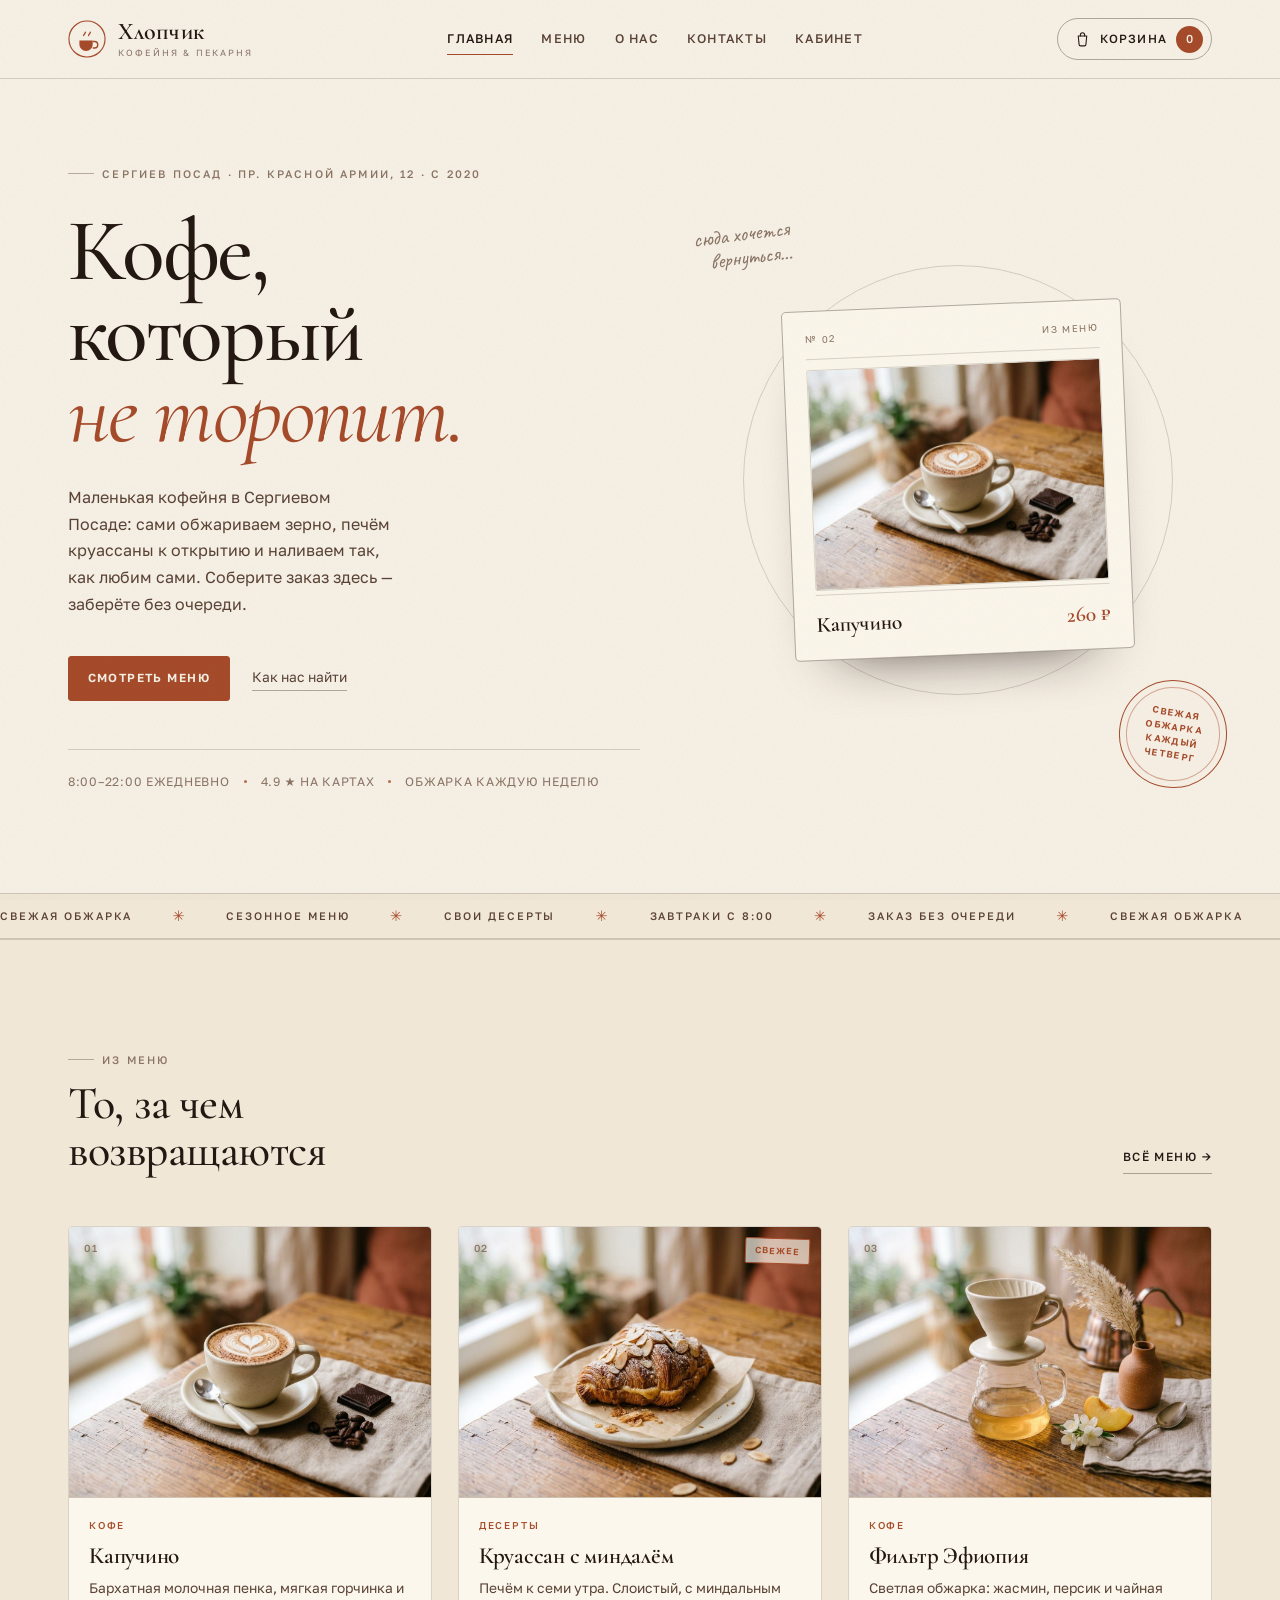
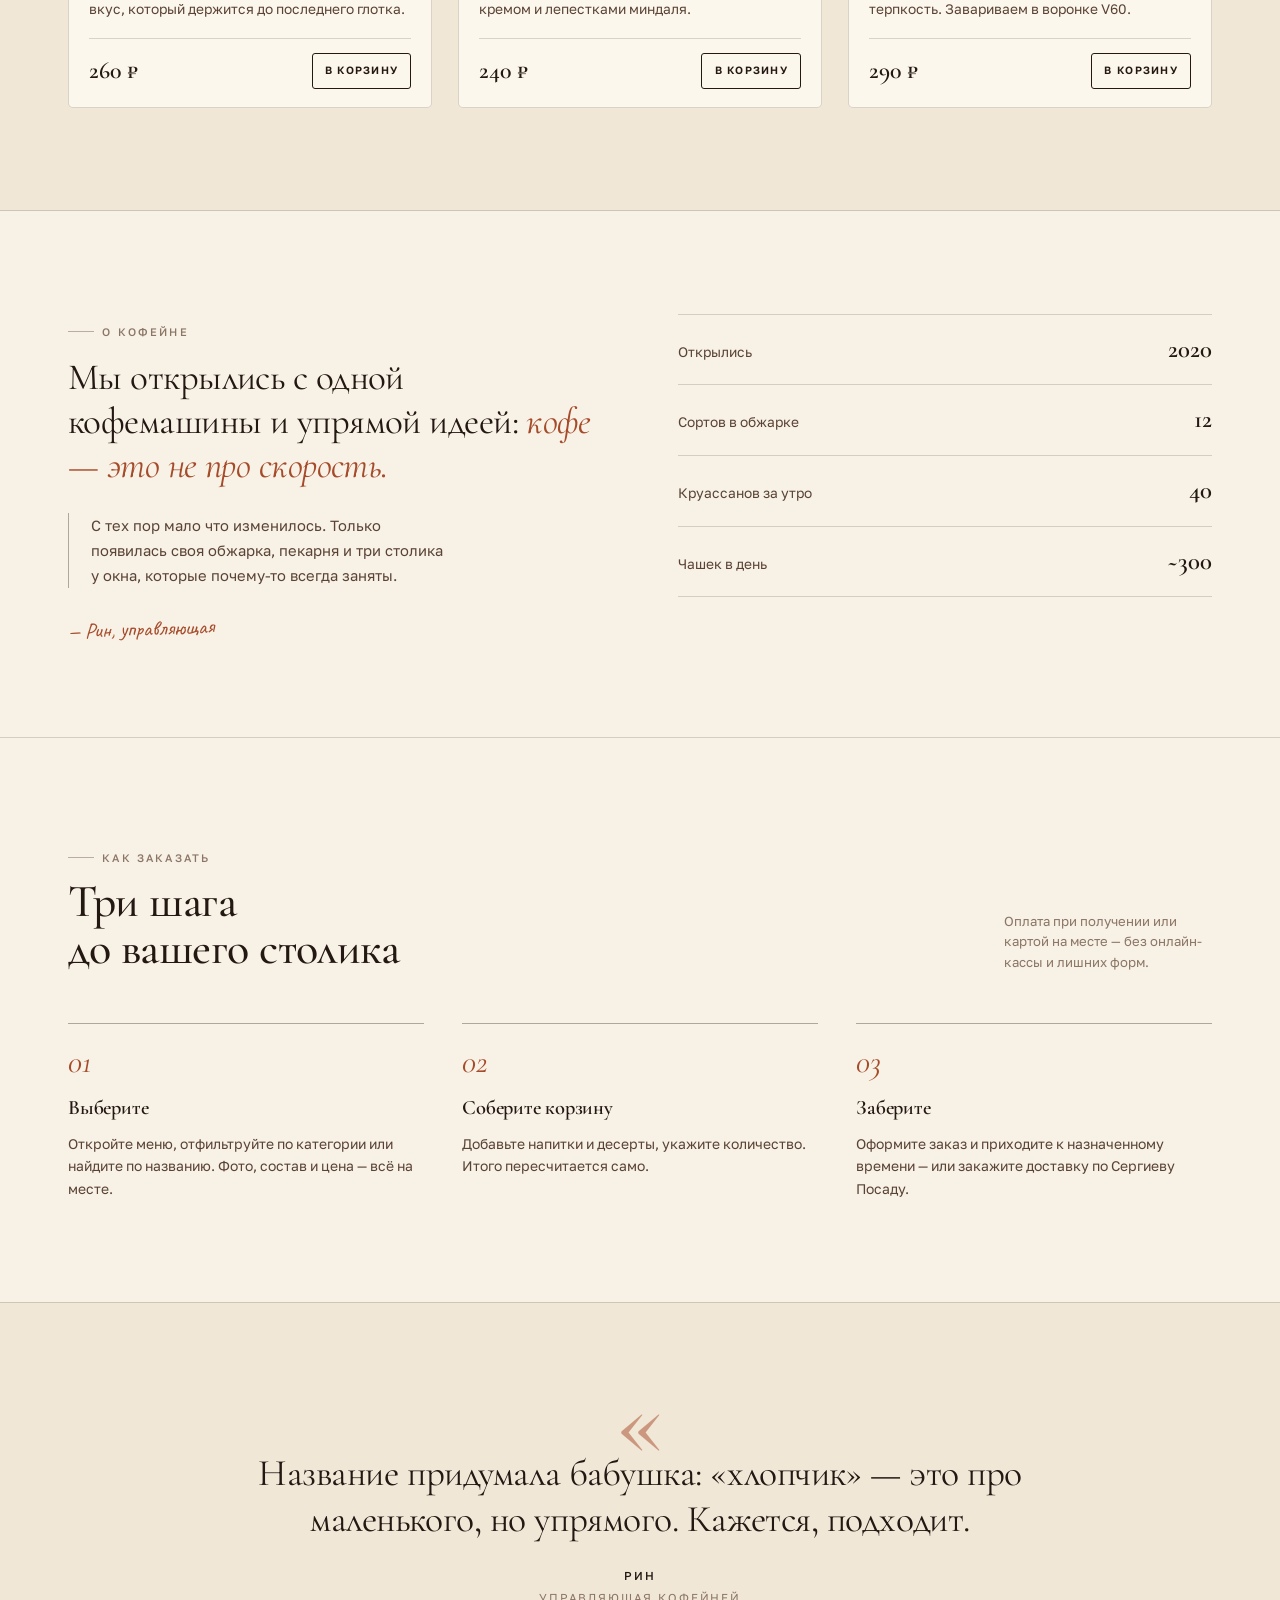
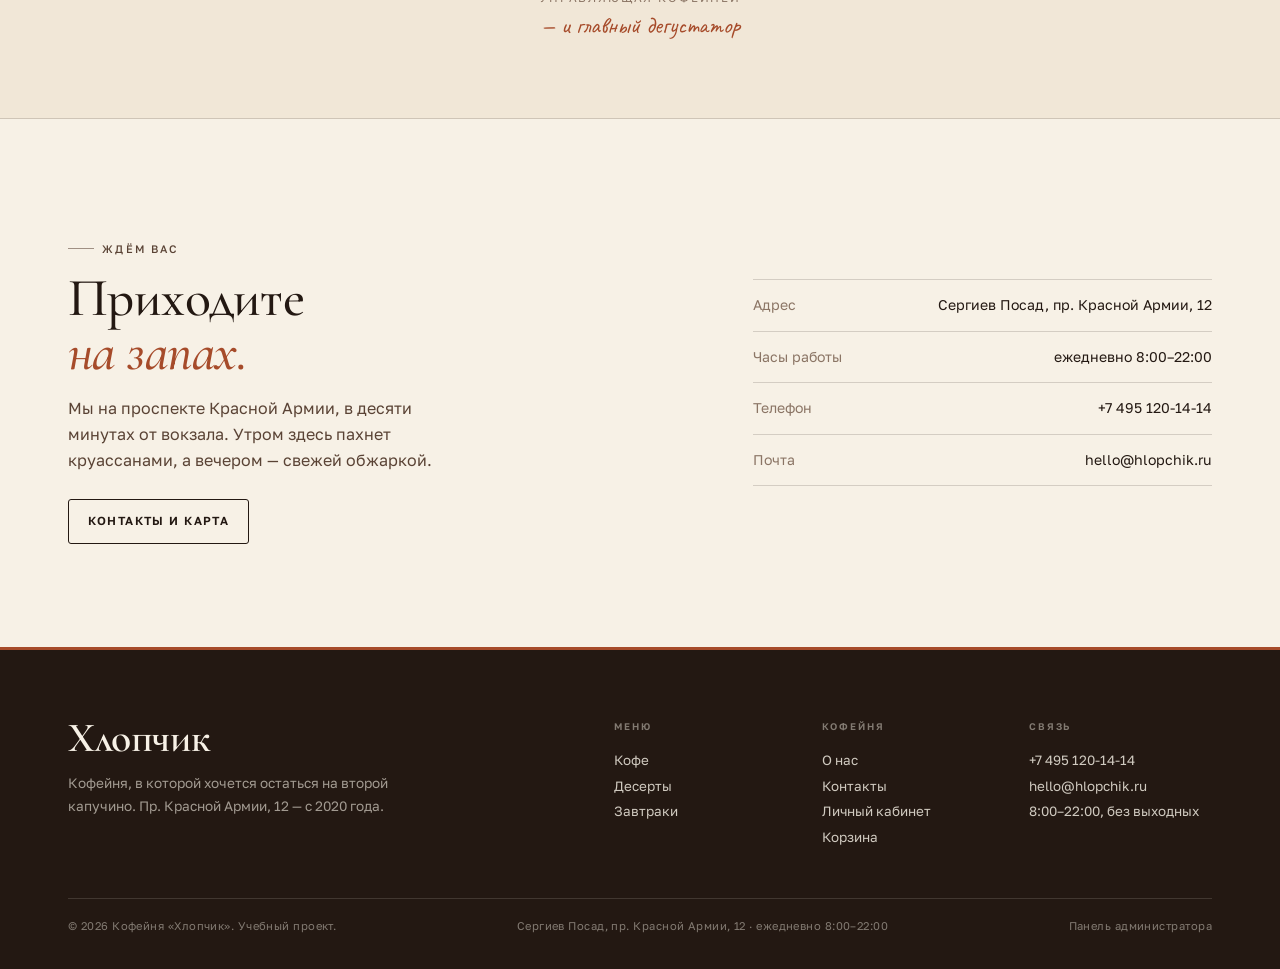
<file: index.html>
<!DOCTYPE html>
<html lang="ru"><head>
  <meta charset="utf-8">
  <meta name="viewport" content="width=device-width, initial-scale=1">
  <title>Хлопчик — кофейня в Сергиевом Посаде</title>
  <meta name="description" content="Кофейня «Хлопчик» в Сергиевом Посаде: своя обжарка, десерты из пекарни и завтраки с 8 утра. Соберите заказ онлайн — заберёте без очереди.">
  <link rel="stylesheet" href="css/style.css">
</head>
<body data-page="home">

<a class="skip" href="#main">Перейти к содержимому</a>

<header class="head" id="head">
  <div class="wrap head__in">
    <a class="brand" href="index.html" aria-label="Хлопчик — на главную">
      <svg class="brand__mark" viewBox="0 0 40 40" aria-hidden="true">
        <circle cx="20" cy="20" r="19" fill="none" stroke="currentColor" stroke-width="1.2"></circle>
        <path d="M12 21.5h14v4.2a7 7 0 0 1-7 7 7 7 0 0 1-7-7v-4.2Z" fill="currentColor"></path>
        <path d="M26 22.6h1.9a3.4 3.4 0 0 1 0 6.8H26" fill="none" stroke="currentColor" stroke-width="1.5"></path>
        <path d="M16.5 16.4c0-1.8 1.8-1.8 1.8-3.6M21.7 16.4c0-1.8 1.8-1.8 1.8-3.6" fill="none" stroke="currentColor" stroke-width="1.4" stroke-linecap="round"></path>
      </svg>
      <span class="brand__text">
        <span class="brand__name">Хлопчик</span>
        <span class="brand__sub">кофейня &amp; пекарня</span>
      </span>
    </a>

    <nav class="nav" id="nav" aria-label="Основная навигация">
      <a href="index.html" data-nav="home" class="is-active" aria-current="page">Главная</a>
      <a href="menu.html" data-nav="menu">Меню</a>
      <a href="about.html" data-nav="about">О нас</a>
      <a href="contacts.html" data-nav="contacts">Контакты</a>
      <a href="account.html" data-nav="account">Кабинет</a>
    </nav>

    <div class="head__actions">
      <a class="cart-pill" href="cart.html" aria-label="Корзина">
        <svg viewBox="0 0 24 24" fill="none" stroke="currentColor" stroke-width="1.5" aria-hidden="true">
          <path d="M6 7h12l-1.2 12.2a2 2 0 0 1-2 1.8H9.2a2 2 0 0 1-2-1.8L6 7Z" stroke-linejoin="round"></path>
          <path d="M9 7V5.6A3 3 0 0 1 12 2.6a3 3 0 0 1 3 3V7" stroke-linecap="round"></path>
        </svg>
        <span class="cart-pill__label">Корзина</span>
        <span class="cart-pill__count" data-cart-count="">0</span>
      </a>
      <button class="burger" id="burger" aria-label="Открыть меню" aria-expanded="false" aria-controls="nav">
        <span></span><span></span><span></span>
      </button>
    </div>
  </div>
</header>

<main id="main">

  <!-- ГЕРОЙ -->
  <section class="hero">
    <div class="wrap hero__in">
      <div>
        <p class="eyebrow hero__eyebrow">Сергиев Посад · пр. Красной Армии, 12 · с 2020</p>
        <h1>Кофе,<br>который<br><em>не торопит.</em></h1>
        <p class="hero__lead">Маленькая кофейня в Сергиевом Посаде: сами обжариваем зерно, печём круассаны к открытию и наливаем так, как любим сами. Соберите заказ здесь — заберёте без очереди.</p>
        <div class="hero__actions">
          <a class="btn btn--rust" href="menu.html">Смотреть меню</a>
          <a class="link" href="contacts.html">Как нас найти</a>
        </div>
        <ul class="hero__meta">
          <li>8:00–22:00 ежедневно</li>
          <li>4.9 ★ на картах</li>
          <li>обжарка каждую неделю</li>
        </ul>
      </div>

      <div class="hero__art" aria-hidden="true">
        <span class="hero__note hand">сюда хочется<br>вернуться…</span>
        <div class="hero__card">
          <div class="hero__card-top">
            <span>№ 02</span>
            <span>из меню</span>
          </div>
          <img src="images/menu/cappuccino.jpg" alt="Капучино">
          <div class="hero__card-foot">
            <span>Капучино</span>
            <span>260 ₽</span>
          </div>
        </div>
        <span class="stamp">свежая<br>обжарка<br>каждый<br>четверг</span>
      </div>
    </div>
  </section>

  <!-- БЕГУЩАЯ СТРОКА -->
  <div class="ticker" aria-hidden="true">
    <div class="ticker__track">
      <span>Свежая обжарка <i>✳</i> Сезонное меню <i>✳</i> Свои десерты <i>✳</i> Завтраки с 8:00 <i>✳</i> Заказ без очереди <i>✳</i></span>
      <span>Свежая обжарка <i>✳</i> Сезонное меню <i>✳</i> Свои десерты <i>✳</i> Завтраки с 8:00 <i>✳</i> Заказ без очереди <i>✳</i></span>
    </div>
  </div>

  <!-- ИЗ МЕНЮ -->
  <section class="band">
    <div class="wrap section">
      <div class="section__head">
        <div>
          <p class="eyebrow">Из меню</p>
          <h2 class="section__title">То, за чем<br>возвращаются</h2>
        </div>
        <a class="section__link" href="menu.html">Всё меню →</a>
      </div>
      <div class="grid grid--3" id="featured"><article class="card reveal is-in" style="transition-delay: 0ms;"><div class="card__art"><span class="card__num">01</span><img src="images/menu/cappuccino.jpg" alt="Капучино"></div><div class="card__body"><span class="card__cat">Кофе</span><h3 class="card__title">Капучино</h3><p class="card__desc">Бархатная молочная пенка, мягкая горчинка и вкус, который держится до последнего глотка.</p><div class="card__foot"><span class="card__price">260 ₽</span><button class="btn btn--ghost btn--sm" type="button" data-add="cappuccino">В корзину</button></div></div></article><article class="card reveal is-in" style="transition-delay: 70ms;"><div class="card__art"><span class="card__num">02</span><span class="card__badge">свежее</span><img src="images/menu/croissant-almond.jpg" alt="Круассан с миндалём"></div><div class="card__body"><span class="card__cat">Десерты</span><h3 class="card__title">Круассан с миндалём</h3><p class="card__desc">Печём к семи утра. Слоистый, с миндальным кремом и лепестками миндаля.</p><div class="card__foot"><span class="card__price">240 ₽</span><button class="btn btn--ghost btn--sm" type="button" data-add="croissant-almond">В корзину</button></div></div></article><article class="card reveal is-in" style="transition-delay: 140ms;"><div class="card__art"><span class="card__num">03</span><img src="images/menu/filter-ethiopia.jpg" alt="Фильтр Эфиопия"></div><div class="card__body"><span class="card__cat">Кофе</span><h3 class="card__title">Фильтр Эфиопия</h3><p class="card__desc">Светлая обжарка: жасмин, персик и чайная терпкость. Завариваем в воронке V60.</p><div class="card__foot"><span class="card__price">290 ₽</span><button class="btn btn--ghost btn--sm" type="button" data-add="filter-ethiopia">В корзину</button></div></div></article></div>
    </div>
  </section>

  <!-- О КОФЕЙНЕ -->
  <section class="wrap section">
    <div class="about-teaser">
      <div>
        <p class="eyebrow">О кофейне</p>
        <p class="about-teaser__lead" style="margin-top:16px">Мы открылись с одной кофемашины и упрямой идеей: <em>кофе — это не про скорость.</em></p>
        <p class="about-teaser__note">С тех пор мало что изменилось. Только появилась своя обжарка, пекарня и три столика у окна, которые почему-то всегда заняты.</p>
        <p class="hand" style="margin-top:22px;color:var(--rust);transform:rotate(-2deg)">— Рин, управляющая</p>
      </div>
      <ul class="facts">
        <li><span>Открылись</span><b>2020</b></li>
        <li><span>Сортов в обжарке</span><b>12</b></li>
        <li><span>Круассанов за утро</span><b>40</b></li>
        <li><span>Чашек в день</span><b>~300</b></li>
      </ul>
    </div>
  </section>

  <!-- КАК ЗАКАЗАТЬ -->
  <section class="section--line">
    <div class="wrap section">
      <div class="section__head">
        <div>
          <p class="eyebrow">Как заказать</p>
          <h2 class="section__title">Три шага<br>до вашего столика</h2>
        </div>
        <p class="small muted" style="max-width:26ch">Оплата при получении или картой на месте — без онлайн-кассы и лишних форм.</p>
      </div>
      <ol class="steps">
        <li>
          <span class="step__num">01</span>
          <h3 class="step__title">Выберите</h3>
          <p class="step__text">Откройте меню, отфильтруйте по категории или найдите по названию. Фото, состав и цена — всё на месте.</p>
        </li>
        <li>
          <span class="step__num">02</span>
          <h3 class="step__title">Соберите корзину</h3>
          <p class="step__text">Добавьте напитки и десерты, укажите количество. Итого пересчитается само.</p>
        </li>
        <li>
          <span class="step__num">03</span>
          <h3 class="step__title">Заберите</h3>
          <p class="step__text">Оформите заказ и приходите к назначенному времени — или закажите доставку по Сергиеву Посаду.</p>
        </li>
      </ol>
    </div>
  </section>

  <!-- ЦИТАТА -->
  <section class="band">
    <div class="wrap section--tight">
      <blockquote class="quote">
        <span class="quote__mark" aria-hidden="true">«</span>
        <p>Название придумала бабушка: «хлопчик» — это про маленького, но упрямого. Кажется, подходит.</p>
        <footer>
          <b>Рин</b>
          <span>управляющая кофейней</span>
          <span class="hand" aria-hidden="true">— и главный дегустатор</span>
        </footer>
      </blockquote>
    </div>
  </section>

  <!-- ПРИХОДИТЕ -->
  <section class="wrap section">
    <div class="visit">
      <div>
        <p class="eyebrow">Ждём вас</p>
        <h2 style="margin-top:14px">Приходите<br><em>на запах.</em></h2>
        <p>Мы на проспекте Красной Армии, в десяти минутах от вокзала. Утром здесь пахнет круассанами, а вечером — свежей обжаркой.</p>
        <a class="btn btn--ghost visit__cta" href="contacts.html">Контакты и карта</a>
      </div>
      <div class="visit__info">
        <div class="visit__row"><span>Адрес</span><a href="contacts.html">Сергиев Посад, пр. Красной Армии, 12</a></div>
        <div class="visit__row"><span>Часы работы</span><a href="contacts.html">ежедневно 8:00–22:00</a></div>
        <div class="visit__row"><span>Телефон</span><a href="tel:+74951201414">+7 495 120-14-14</a></div>
        <div class="visit__row"><span>Почта</span><a href="mailto:hello@hlopchik.ru">hello@hlopchik.ru</a></div>
      </div>
    </div>
  </section>

</main>

<footer class="foot">
  <div class="wrap">
    <div class="foot__top">
      <div class="foot__brand">
        <p class="foot__word">Хлопчик</p>
        <p class="foot__tag">Кофейня, в которой хочется остаться на второй капучино. Пр. Красной Армии, 12 — с 2020 года.</p>
      </div>
      <div class="foot__cols">
        <div class="foot__col">
          <h3>Меню</h3>
          <a href="menu.html#coffee">Кофе</a>
          <a href="menu.html#desserts">Десерты</a>
          <a href="menu.html#breakfast">Завтраки</a>
        </div>
        <div class="foot__col">
          <h3>Кофейня</h3>
          <a href="about.html">О нас</a>
          <a href="contacts.html">Контакты</a>
          <a href="account.html">Личный кабинет</a>
          <a href="cart.html">Корзина</a>
        </div>
        <div class="foot__col">
          <h3>Связь</h3>
          <a href="tel:+74951201414">+7 495 120-14-14</a>
          <a href="mailto:hello@hlopchik.ru">hello@hlopchik.ru</a>
          <span>8:00–22:00, без выходных</span>
        </div>
      </div>
    </div>
    <div class="foot__bottom">
      <span>© 2026 Кофейня «Хлопчик». Учебный проект.</span>
      <span>Сергиев Посад, пр. Красной Армии, 12 · ежедневно 8:00–22:00</span>
      <a href="admin.html">Панель администратора</a>
    </div>
  </div>
</footer>

<div class="toasts" id="toasts" aria-live="polite" aria-atomic="false"></div>

</body>
</html>
</file>
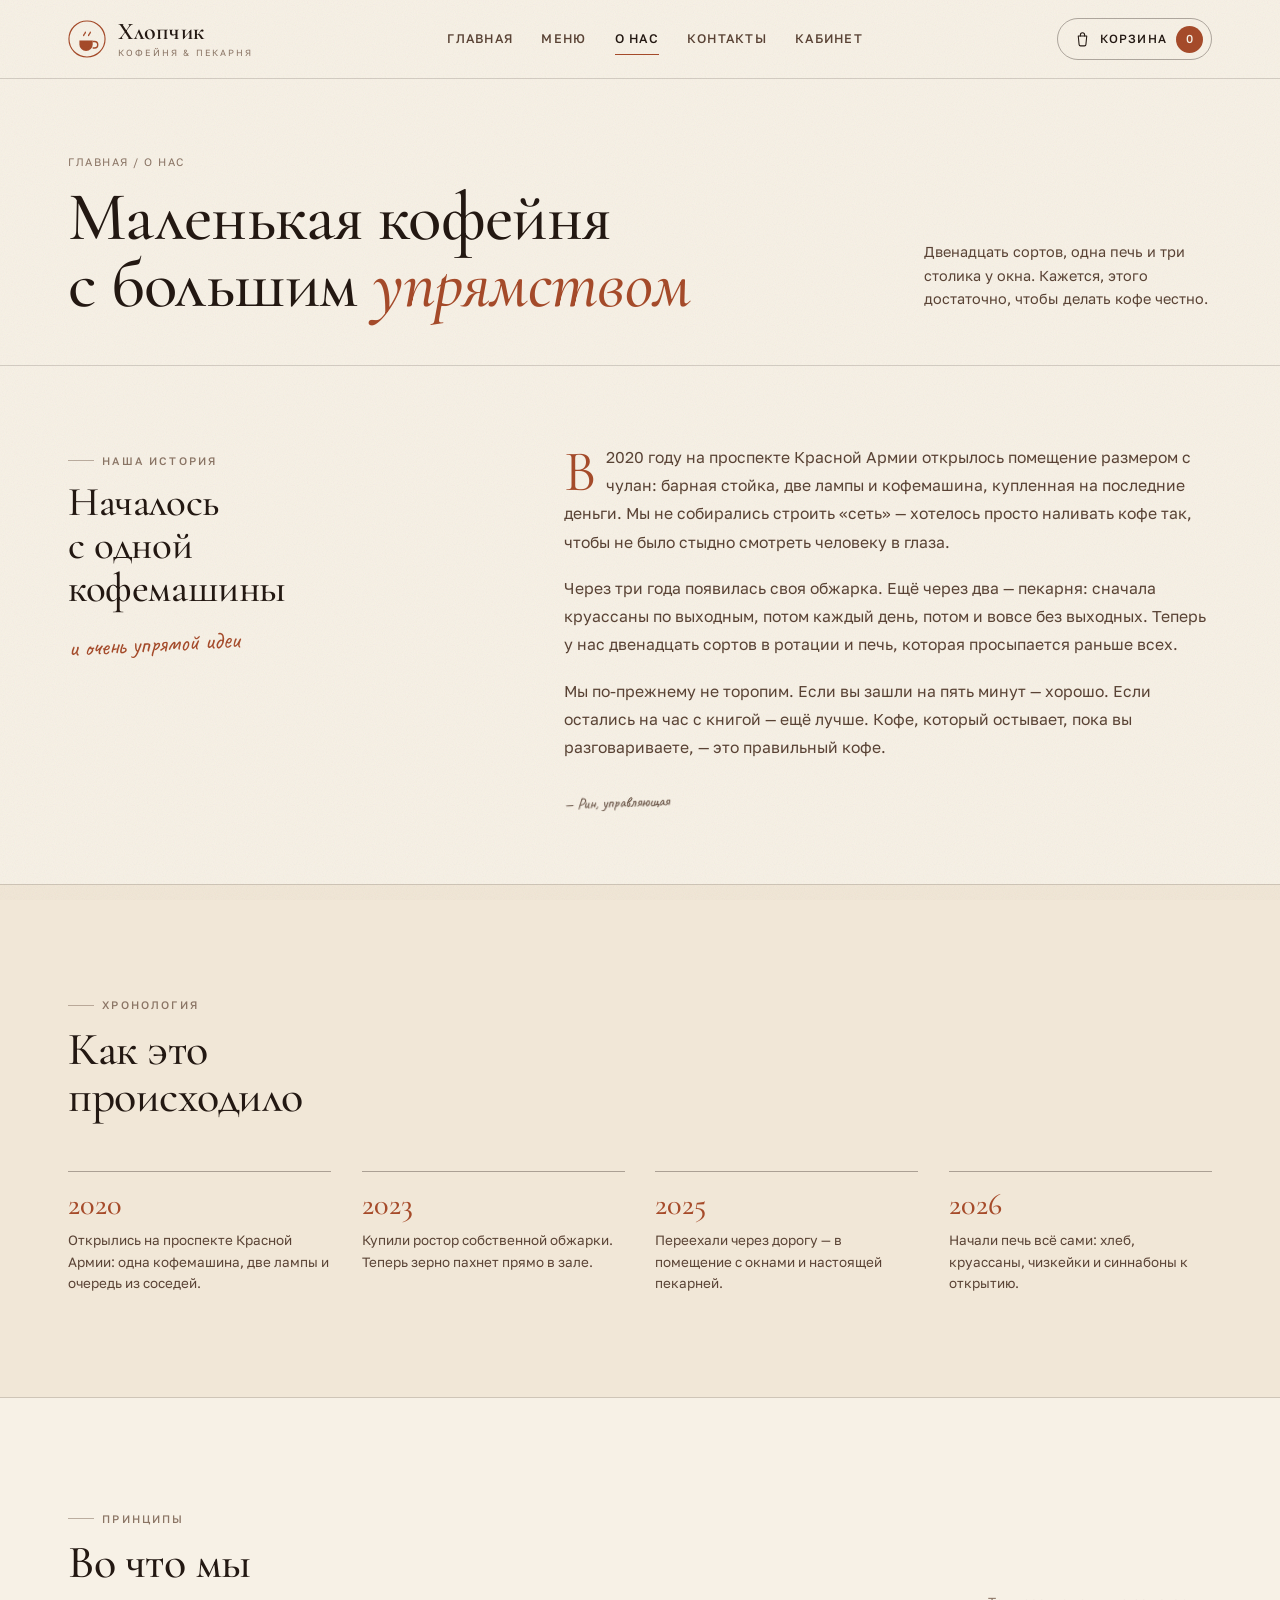
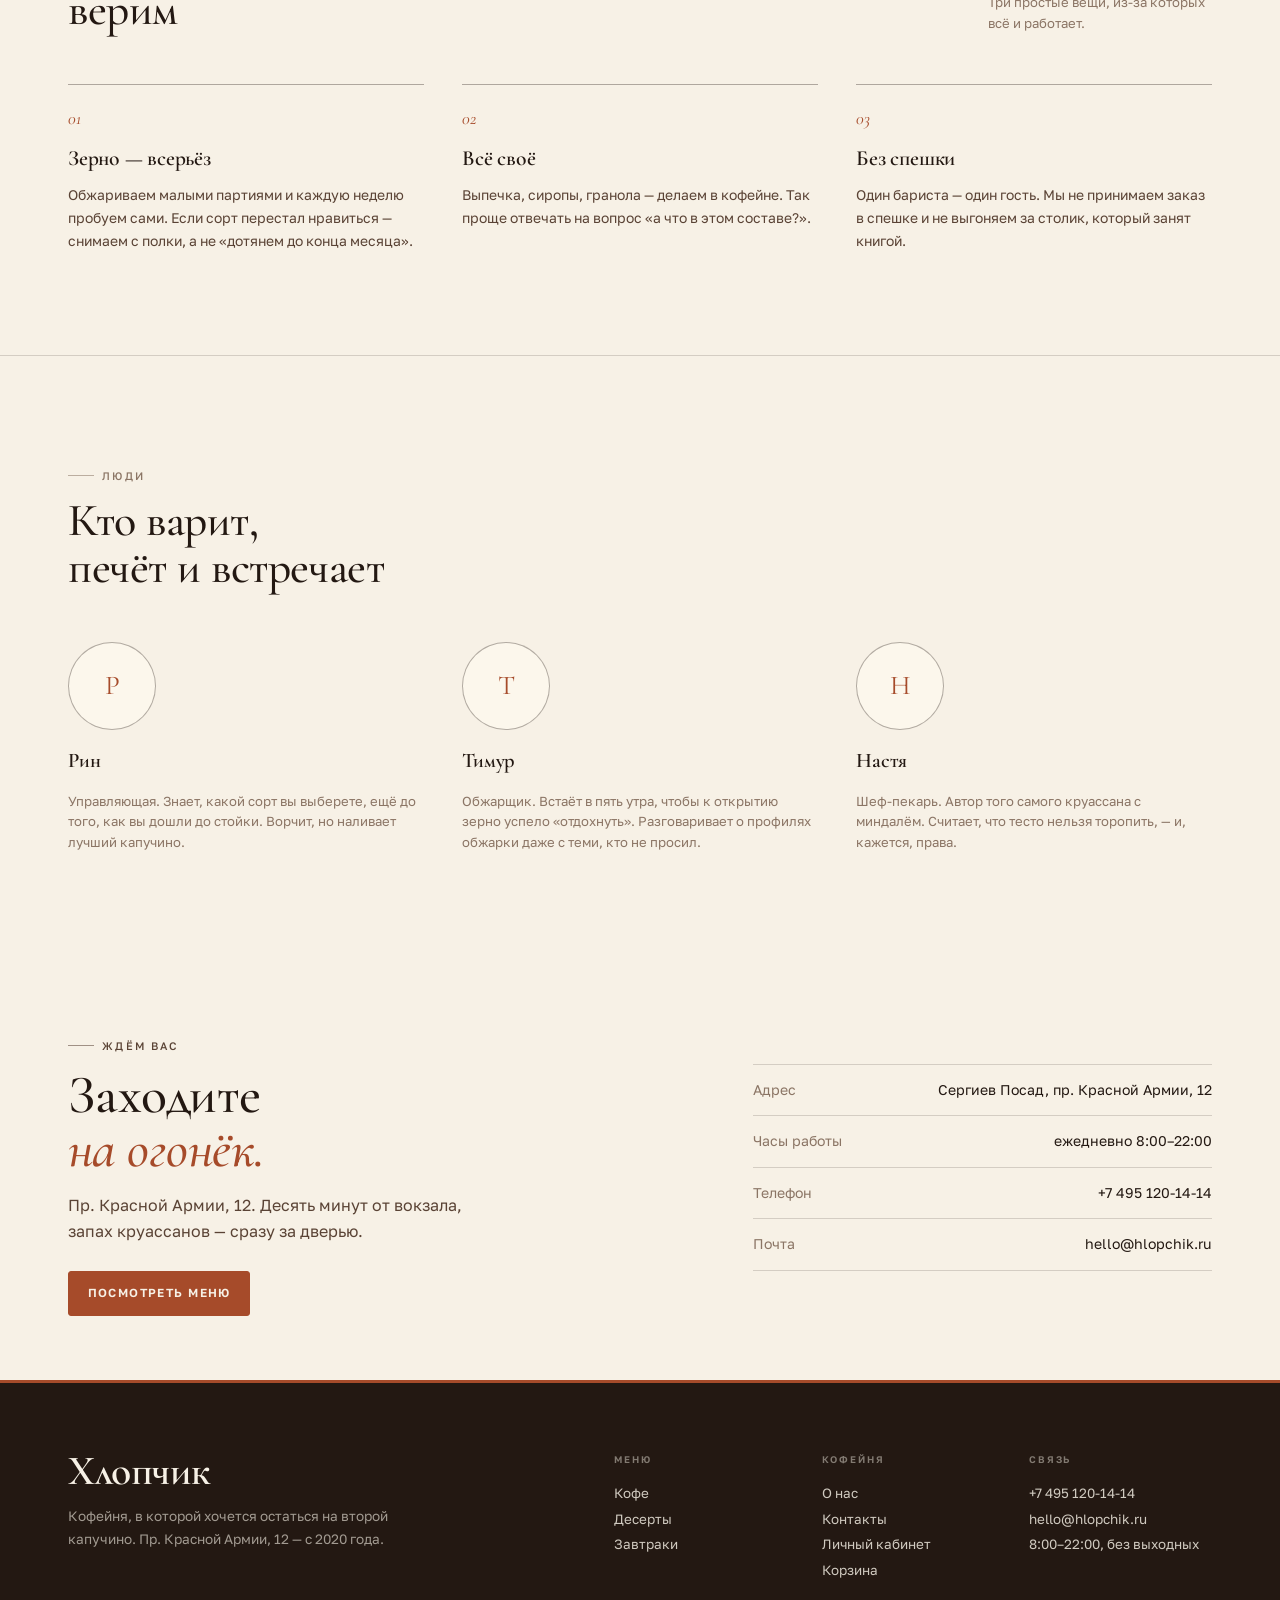
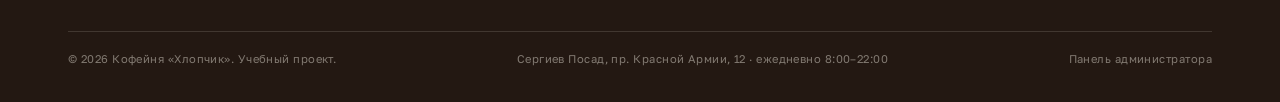
<file: about.html>
<!DOCTYPE html>
<html lang="ru"><head>
  <meta charset="utf-8">
  <meta name="viewport" content="width=device-width, initial-scale=1">
  <title>О нас — кофейня «Хлопчик»</title>
  <meta name="description" content="История кофейни «Хлопчик» в Сергиевом Посаде: своя обжарка, пекарня и люди, которые всё это придумали.">
  <link rel="stylesheet" href="css/style.css">
</head>
<body data-page="about">

<a class="skip" href="#main">Перейти к содержимому</a>

<header class="head" id="head">
  <div class="wrap head__in">
    <a class="brand" href="index.html" aria-label="Хлопчик — на главную">
      <svg class="brand__mark" viewBox="0 0 40 40" aria-hidden="true">
        <circle cx="20" cy="20" r="19" fill="none" stroke="currentColor" stroke-width="1.2"></circle>
        <path d="M12 21.5h14v4.2a7 7 0 0 1-7 7 7 7 0 0 1-7-7v-4.2Z" fill="currentColor"></path>
        <path d="M26 22.6h1.9a3.4 3.4 0 0 1 0 6.8H26" fill="none" stroke="currentColor" stroke-width="1.5"></path>
        <path d="M16.5 16.4c0-1.8 1.8-1.8 1.8-3.6M21.7 16.4c0-1.8 1.8-1.8 1.8-3.6" fill="none" stroke="currentColor" stroke-width="1.4" stroke-linecap="round"></path>
      </svg>
      <span class="brand__text">
        <span class="brand__name">Хлопчик</span>
        <span class="brand__sub">кофейня &amp; пекарня</span>
      </span>
    </a>

    <nav class="nav" id="nav" aria-label="Основная навигация">
      <a href="index.html" data-nav="home">Главная</a>
      <a href="menu.html" data-nav="menu">Меню</a>
      <a href="about.html" data-nav="about" class="is-active" aria-current="page">О нас</a>
      <a href="contacts.html" data-nav="contacts">Контакты</a>
      <a href="account.html" data-nav="account">Кабинет</a>
    </nav>

    <div class="head__actions">
      <a class="cart-pill" href="cart.html" aria-label="Корзина">
        <svg viewBox="0 0 24 24" fill="none" stroke="currentColor" stroke-width="1.5" aria-hidden="true">
          <path d="M6 7h12l-1.2 12.2a2 2 0 0 1-2 1.8H9.2a2 2 0 0 1-2-1.8L6 7Z" stroke-linejoin="round"></path>
          <path d="M9 7V5.6A3 3 0 0 1 12 2.6a3 3 0 0 1 3 3V7" stroke-linecap="round"></path>
        </svg>
        <span class="cart-pill__label">Корзина</span>
        <span class="cart-pill__count" data-cart-count="">0</span>
      </a>
      <button class="burger" id="burger" aria-label="Открыть меню" aria-expanded="false" aria-controls="nav">
        <span></span><span></span><span></span>
      </button>
    </div>
  </div>
</header>

<main id="main">
  <div class="page-head">
    <div class="wrap page-head__in">
      <div>
        <p class="crumbs"><a href="index.html">Главная</a> / О нас</p>
        <h1>Маленькая кофейня<br>с большим <em>упрямством</em></h1>
      </div>
      <p class="page-head__aside">Двенадцать сортов, одна печь и три столика у окна. Кажется, этого достаточно, чтобы делать кофе честно.</p>
    </div>
  </div>

  <section class="wrap">
    <div class="story">
      <aside class="story__aside">
        <p class="eyebrow">Наша история</p>
        <h2>Началось<br>с одной<br>кофемашины</h2>
        <span class="hand">и очень упрямой идеи</span>
      </aside>
      <div class="story__text">
        <p>В 2020 году на проспекте Красной Армии открылось помещение размером с чулан: барная стойка, две лампы и кофемашина, купленная на последние деньги. Мы не собирались строить «сеть» — хотелось просто наливать кофе так, чтобы не было стыдно смотреть человеку в глаза.</p>
        <p>Через три года появилась своя обжарка. Ещё через два — пекарня: сначала круассаны по выходным, потом каждый день, потом и вовсе без выходных. Теперь у нас двенадцать сортов в ротации и печь, которая просыпается раньше всех.</p>
        <p>Мы по-прежнему не торопим. Если вы зашли на пять минут — хорошо. Если остались на час с книгой — ещё лучше. Кофе, который остывает, пока вы разговариваете, — это правильный кофе.</p>
        <p class="story__sign">— Рин, управляющая</p>
      </div>
    </div>
  </section>

  <section class="band">
    <div class="wrap section">
      <div class="section__head">
        <div>
          <p class="eyebrow">Хронология</p>
          <h2 class="section__title">Как это<br>происходило</h2>
        </div>
      </div>
      <ol class="timeline">
        <li>
          <b>2020</b>
          <p>Открылись на проспекте Красной Армии: одна кофемашина, две лампы и очередь из соседей.</p>
        </li>
        <li>
          <b>2023</b>
          <p>Купили ростор собственной обжарки. Теперь зерно пахнет прямо в зале.</p>
        </li>
        <li>
          <b>2025</b>
          <p>Переехали через дорогу — в помещение с окнами и настоящей пекарней.</p>
        </li>
        <li>
          <b>2026</b>
          <p>Начали печь всё сами: хлеб, круассаны, чизкейки и синнабоны к открытию.</p>
        </li>
      </ol>
    </div>
  </section>

  <section class="wrap section">
    <div class="section__head">
      <div>
        <p class="eyebrow">Принципы</p>
        <h2 class="section__title">Во что мы<br>верим</h2>
      </div>
      <p class="small muted" style="max-width:28ch">Три простые вещи, из-за которых всё и работает.</p>
    </div>
    <div class="values">
      <div class="value">
        <span class="value__num">01</span>
        <h3>Зерно — всерьёз</h3>
        <p>Обжариваем малыми партиями и каждую неделю пробуем сами. Если сорт перестал нравиться — снимаем с полки, а не «дотянем до конца месяца».</p>
      </div>
      <div class="value">
        <span class="value__num">02</span>
        <h3>Всё своё</h3>
        <p>Выпечка, сиропы, гранола — делаем в кофейне. Так проще отвечать на вопрос «а что в этом составе?».</p>
      </div>
      <div class="value">
        <span class="value__num">03</span>
        <h3>Без спешки</h3>
        <p>Один бариста — один гость. Мы не принимаем заказ в спешке и не выгоняем за столик, который занят книгой.</p>
      </div>
    </div>
  </section>

  <section class="section--line">
    <div class="wrap section">
      <div class="section__head">
        <div>
          <p class="eyebrow">Люди</p>
          <h2 class="section__title">Кто варит,<br>печёт и встречает</h2>
        </div>
      </div>
      <div class="team">
        <article class="member">
          <div class="member__ava" aria-hidden="true">Р</div>
          <h3>Рин</h3>
          <p>Управляющая. Знает, какой сорт вы выберете, ещё до того, как вы дошли до стойки. Ворчит, но наливает лучший капучино.</p>
        </article>
        <article class="member">
          <div class="member__ava" aria-hidden="true">Т</div>
          <h3>Тимур</h3>
          <p>Обжарщик. Встаёт в пять утра, чтобы к открытию зерно успело «отдохнуть». Разговаривает о профилях обжарки даже с теми, кто не просил.</p>
        </article>
        <article class="member">
          <div class="member__ava" aria-hidden="true">Н</div>
          <h3>Настя</h3>
          <p>Шеф-пекарь. Автор того самого круассана с миндалём. Считает, что тесто нельзя торопить, — и, кажется, права.</p>
        </article>
      </div>
    </div>
  </section>

  <section class="wrap section--tight">
    <div class="visit">
      <div>
        <p class="eyebrow">Ждём вас</p>
        <h2 style="margin-top:14px">Заходите<br><em>на огонёк.</em></h2>
        <p>Пр. Красной Армии, 12. Десять минут от вокзала, запах круассанов — сразу за дверью.</p>
        <a class="btn btn--rust visit__cta" href="menu.html">Посмотреть меню</a>
      </div>
      <div class="visit__info">
        <div class="visit__row"><span>Адрес</span><a href="contacts.html">Сергиев Посад, пр. Красной Армии, 12</a></div>
        <div class="visit__row"><span>Часы работы</span><a href="contacts.html">ежедневно 8:00–22:00</a></div>
        <div class="visit__row"><span>Телефон</span><a href="tel:+74951201414">+7 495 120-14-14</a></div>
        <div class="visit__row"><span>Почта</span><a href="mailto:hello@hlopchik.ru">hello@hlopchik.ru</a></div>
      </div>
    </div>
  </section>
</main>

<footer class="foot">
  <div class="wrap">
    <div class="foot__top">
      <div class="foot__brand">
        <p class="foot__word">Хлопчик</p>
        <p class="foot__tag">Кофейня, в которой хочется остаться на второй капучино. Пр. Красной Армии, 12 — с 2020 года.</p>
      </div>
      <div class="foot__cols">
        <div class="foot__col">
          <h3>Меню</h3>
          <a href="menu.html#coffee">Кофе</a>
          <a href="menu.html#desserts">Десерты</a>
          <a href="menu.html#breakfast">Завтраки</a>
        </div>
        <div class="foot__col">
          <h3>Кофейня</h3>
          <a href="about.html">О нас</a>
          <a href="contacts.html">Контакты</a>
          <a href="account.html">Личный кабинет</a>
          <a href="cart.html">Корзина</a>
        </div>
        <div class="foot__col">
          <h3>Связь</h3>
          <a href="tel:+74951201414">+7 495 120-14-14</a>
          <a href="mailto:hello@hlopchik.ru">hello@hlopchik.ru</a>
          <span>8:00–22:00, без выходных</span>
        </div>
      </div>
    </div>
    <div class="foot__bottom">
      <span>© 2026 Кофейня «Хлопчик». Учебный проект.</span>
      <span>Сергиев Посад, пр. Красной Армии, 12 · ежедневно 8:00–22:00</span>
      <a href="admin.html">Панель администратора</a>
    </div>
  </div>
</footer>

<div class="toasts" id="toasts" aria-live="polite" aria-atomic="false"></div>

</body>
</html>
</file>
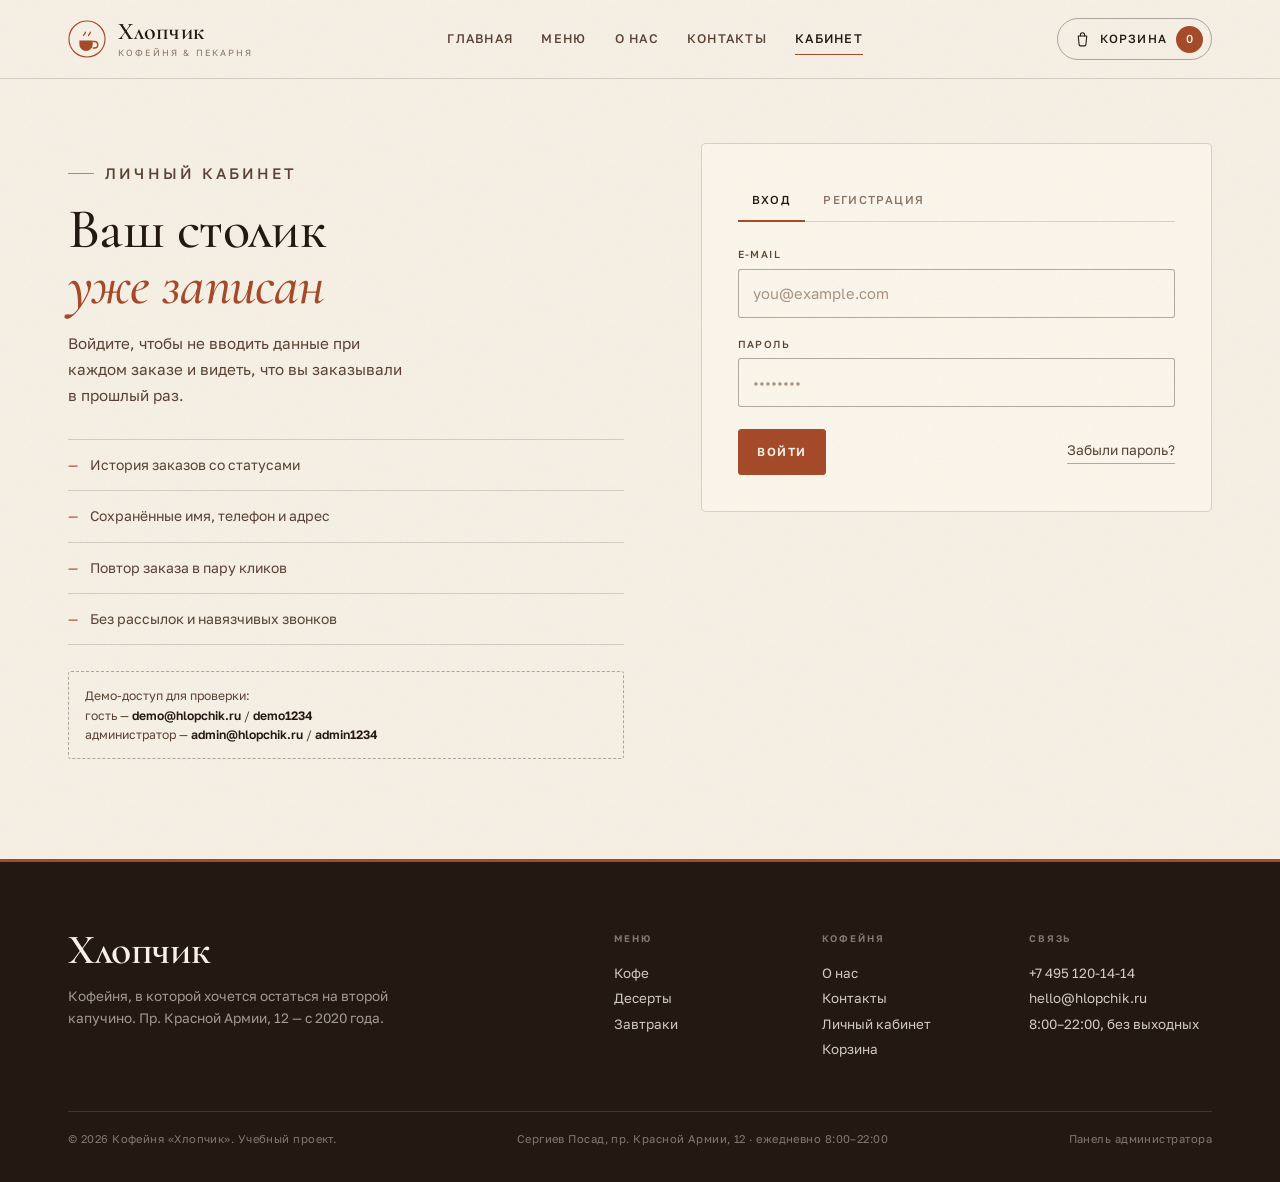
<file: account-login.html>
<!DOCTYPE html>
<html lang="ru"><head>
  <meta charset="utf-8">
  <meta name="viewport" content="width=device-width, initial-scale=1">
  <title>Личный кабинет — кофейня «Хлопчик»</title>
  <meta name="description" content="Вход и регистрация в личном кабинете кофейни «Хлопчик»: история заказов и личные данные.">
  <link rel="stylesheet" href="css/style.css">
</head>
<body data-page="account">

<a class="skip" href="#main">Перейти к содержимому</a>

<header class="head" id="head">
  <div class="wrap head__in">
    <a class="brand" href="index.html" aria-label="Хлопчик — на главную">
      <svg class="brand__mark" viewBox="0 0 40 40" aria-hidden="true">
        <circle cx="20" cy="20" r="19" fill="none" stroke="currentColor" stroke-width="1.2"></circle>
        <path d="M12 21.5h14v4.2a7 7 0 0 1-7 7 7 7 0 0 1-7-7v-4.2Z" fill="currentColor"></path>
        <path d="M26 22.6h1.9a3.4 3.4 0 0 1 0 6.8H26" fill="none" stroke="currentColor" stroke-width="1.5"></path>
        <path d="M16.5 16.4c0-1.8 1.8-1.8 1.8-3.6M21.7 16.4c0-1.8 1.8-1.8 1.8-3.6" fill="none" stroke="currentColor" stroke-width="1.4" stroke-linecap="round"></path>
      </svg>
      <span class="brand__text">
        <span class="brand__name">Хлопчик</span>
        <span class="brand__sub">кофейня &amp; пекарня</span>
      </span>
    </a>

    <nav class="nav" id="nav" aria-label="Основная навигация">
      <a href="index.html" data-nav="home">Главная</a>
      <a href="menu.html" data-nav="menu">Меню</a>
      <a href="about.html" data-nav="about">О нас</a>
      <a href="contacts.html" data-nav="contacts">Контакты</a>
      <a href="account.html" data-nav="account" class="is-active" aria-current="page">Кабинет</a>
    </nav>

    <div class="head__actions">
      <a class="cart-pill" href="cart.html" aria-label="Корзина">
        <svg viewBox="0 0 24 24" fill="none" stroke="currentColor" stroke-width="1.5" aria-hidden="true">
          <path d="M6 7h12l-1.2 12.2a2 2 0 0 1-2 1.8H9.2a2 2 0 0 1-2-1.8L6 7Z" stroke-linejoin="round"></path>
          <path d="M9 7V5.6A3 3 0 0 1 12 2.6a3 3 0 0 1 3 3V7" stroke-linecap="round"></path>
        </svg>
        <span class="cart-pill__label">Корзина</span>
        <span class="cart-pill__count" data-cart-count="">0</span>
      </a>
      <button class="burger" id="burger" aria-label="Открыть меню" aria-expanded="false" aria-controls="nav">
        <span></span><span></span><span></span>
      </button>
    </div>
  </div>
</header>

<main id="main">

  <!-- Шапка для авторизованного пользователя -->
  <div class="page-head" id="account-head" hidden="">
    <div class="wrap page-head__in">
      <div>
        <p class="crumbs"><a href="index.html">Главная</a> / Личный кабинет</p>
        <h1>Здравствуйте,<br><em id="head-name">Аня</em></h1>
      </div>
      <p class="page-head__aside">Здесь хранятся ваши заказы и данные для доставки. Мы не передаём их никому — и не звоним без повода.</p>
    </div>
  </div>

  <!-- ВХОД / РЕГИСТРАЦИЯ -->
  <section class="wrap auth" id="auth">
    <div class="auth__lead">
      <p class="eyebrow">Личный кабинет</p>
      <h1 style="margin-top:14px">Ваш столик<br><em>уже записан</em></h1>
      <p>Войдите, чтобы не вводить данные при каждом заказе и видеть, что вы заказывали в прошлый раз.</p>
      <ul class="auth__benefits">
        <li>История заказов со статусами</li>
        <li>Сохранённые имя, телефон и адрес</li>
        <li>Повтор заказа в пару кликов</li>
        <li>Без рассылок и навязчивых звонков</li>
      </ul>
      <div class="auth__demo">
        Демо-доступ для проверки:<br>
        гость — <b>demo@hlopchik.ru</b> / <b>demo1234</b><br>
        администратор — <b>admin@hlopchik.ru</b> / <b>admin1234</b>
      </div>
    </div>

    <div class="form-card">
      <div class="tabs" role="tablist" aria-label="Вход или регистрация">
        <button class="tab" id="tab-login" role="tab" aria-selected="true" aria-controls="panel-login" type="button">Вход</button>
        <button class="tab" id="tab-register" role="tab" aria-selected="false" aria-controls="panel-register" type="button">Регистрация</button>
      </div>

      <div class="panel" id="panel-login" role="tabpanel" aria-labelledby="tab-login">
        <form class="form" id="login-form" novalidate="">
          <div class="alert" id="login-alert" role="alert"></div>
          <div class="field" data-field="email">
            <label for="login-email">E-mail</label>
            <input class="input" id="login-email" name="email" type="email" autocomplete="email" placeholder="you@example.com">
            <span class="field__err"></span>
          </div>
          <div class="field" data-field="password">
            <label for="login-password">Пароль</label>
            <input class="input" id="login-password" name="password" type="password" autocomplete="current-password" placeholder="••••••••">
            <span class="field__err"></span>
          </div>
          <div class="form__foot">
            <button class="btn btn--rust" type="submit">Войти</button>
            <a class="link" href="contacts.html">Забыли пароль?</a>
          </div>
        </form>
      </div>

      <div class="panel" id="panel-register" role="tabpanel" aria-labelledby="tab-register" hidden="">
        <form class="form" id="register-form" novalidate="">
          <div class="alert" id="register-alert" role="alert"></div>
          <div class="form__grid">
            <div class="field form__full" data-field="name">
              <label for="reg-name">Имя</label>
              <input class="input" id="reg-name" name="name" type="text" autocomplete="name" placeholder="Как к вам обращаться">
              <span class="field__err"></span>
            </div>
            <div class="field form__full" data-field="email">
              <label for="reg-email">E-mail</label>
              <input class="input" id="reg-email" name="email" type="email" autocomplete="email" placeholder="you@example.com">
              <span class="field__err"></span>
            </div>
            <div class="field form__full" data-field="phone">
              <label for="reg-phone">Телефон</label>
              <input class="input" id="reg-phone" name="phone" type="tel" autocomplete="tel" placeholder="+7 900 000-00-00">
              <span class="field__err"></span>
            </div>
            <div class="field" data-field="password">
              <label for="reg-password">Пароль</label>
              <input class="input" id="reg-password" name="password" type="password" autocomplete="new-password" placeholder="минимум 6 символов">
              <span class="field__err"></span>
            </div>
            <div class="field" data-field="password2">
              <label for="reg-password2">Повторите пароль</label>
              <input class="input" id="reg-password2" name="password2" type="password" autocomplete="new-password" placeholder="ещё раз">
              <span class="field__err"></span>
            </div>
          </div>
          <div class="form__foot">
            <button class="btn btn--rust" type="submit">Создать аккаунт</button>
            <span class="form__notice">Пароль хранится в виде хеша — имитация серверного хранения в localStorage.</span>
          </div>
        </form>
      </div>
    </div>
  </section>

  <!-- ПРОФИЛЬ -->
  <section class="wrap profile-layout" id="profile" hidden="">
    <aside class="profile-card">
      <div class="avatar" id="profile-avatar" aria-hidden="true">А</div>
      <p class="profile-card__name" id="profile-name">Аня Соколова</p>
      <p class="profile-card__mail" id="profile-email">demo@hlopchik.ru</p>
      <div class="profile-card__meta">
        <span id="profile-since">с нами 120 дней</span><br>
        <a class="link" id="profile-admin-link" href="admin.html" hidden="">Панель администратора →</a>
      </div>
      <div class="profile-card__actions">
        <button class="btn btn--ghost btn--sm" id="logout-btn" type="button">Выйти</button>
        <a class="btn btn--rust btn--sm" href="menu.html">В меню</a>
      </div>
    </aside>

    <div>
      <div class="panel-head">
        <div>
          <h2>Личные данные</h2>
          <p>Имя, телефон и почта — их видит только бариста при выдаче заказа.</p>
        </div>
        <button class="text-btn" id="edit-toggle" type="button">Изменить</button>
      </div>

      <dl class="info-list" id="profile-info">
        <div class="info-row"><dt>Имя</dt><dd id="info-name">Аня Соколова</dd></div>
        <div class="info-row"><dt>E-mail</dt><dd id="info-email">demo@hlopchik.ru</dd></div>
        <div class="info-row"><dt>Телефон</dt><dd id="info-phone">+7 916 204-18-32</dd></div>
        <div class="info-row"><dt>На сайте с</dt><dd id="info-created">08 июля 2026 г.</dd></div>
      </dl>

      <form class="form profile-form" id="profile-form" hidden="" novalidate="">
        <div class="alert" id="profile-alert" role="alert"></div>
        <div class="form__grid">
          <div class="field" data-field="name">
            <label for="pf-name">Имя</label>
            <input class="input" id="pf-name" name="name" type="text" autocomplete="name">
            <span class="field__err"></span>
          </div>
          <div class="field" data-field="phone">
            <label for="pf-phone">Телефон</label>
            <input class="input" id="pf-phone" name="phone" type="tel" autocomplete="tel">
            <span class="field__err"></span>
          </div>
          <div class="field form__full" data-field="email">
            <label for="pf-email">E-mail</label>
            <input class="input" id="pf-email" name="email" type="email" autocomplete="email">
            <span class="field__err"></span>
          </div>
        </div>
        <div class="form__foot">
          <div class="row" style="flex-wrap:wrap">
            <button class="btn btn--rust" type="submit">Сохранить</button>
            <button class="btn btn--ghost" id="edit-cancel" type="button">Отмена</button>
          </div>
        </div>
      </form>

      <div class="panel-head" style="margin-top:clamp(40px,5vw,60px)">
        <div>
          <h2>История заказов</h2>
          <p>Все заказы, оформленные под этим аккаунтом.</p>
        </div>
        <a class="link" href="menu.html">Сделать новый заказ</a>
      </div>

      <div class="table-wrap" id="orders-wrap">
        <table class="table">
          <thead>
            <tr>
              <th>Заказ</th>
              <th>Дата</th>
              <th>Состав</th>
              <th>Сумма</th>
              <th>Статус</th>
            </tr>
          </thead>
          <tbody id="orders-body"><tr><td class="table__num">#1042</td><td class="table__muted">03.11.2026, 12:59</td><td>Латте на кокосовом ×1<br>Чизкейк с облепихой ×1</td><td class="table__sum">640 ₽</td><td><span class="status status--ready">Готов</span></td></tr><tr><td class="table__num">#1041</td><td class="table__muted">18.10.2026, 12:59</td><td>Капучино ×2<br>Круассан с миндалём ×2</td><td class="table__sum">1&nbsp;199 ₽</td><td><span class="status status--done">Выдан</span></td></tr></tbody>
        </table>
      </div>

      <div class="empty" id="orders-empty" hidden="" style="margin-top:24px">
        <h3>Заказов пока нет</h3>
        <p>Как только оформите первый — он появится здесь вместе со статусом.</p>
        <a class="btn btn--ghost" href="menu.html">Выбрать что-нибудь</a>
      </div>
    </div>
  </section>

</main>

<footer class="foot">
  <div class="wrap">
    <div class="foot__top">
      <div class="foot__brand">
        <p class="foot__word">Хлопчик</p>
        <p class="foot__tag">Кофейня, в которой хочется остаться на второй капучино. Пр. Красной Армии, 12 — с 2020 года.</p>
      </div>
      <div class="foot__cols">
        <div class="foot__col">
          <h3>Меню</h3>
          <a href="menu.html#coffee">Кофе</a>
          <a href="menu.html#desserts">Десерты</a>
          <a href="menu.html#breakfast">Завтраки</a>
        </div>
        <div class="foot__col">
          <h3>Кофейня</h3>
          <a href="about.html">О нас</a>
          <a href="contacts.html">Контакты</a>
          <a href="account.html">Личный кабинет</a>
          <a href="cart.html">Корзина</a>
        </div>
        <div class="foot__col">
          <h3>Связь</h3>
          <a href="tel:+74951201414">+7 495 120-14-14</a>
          <a href="mailto:hello@hlopchik.ru">hello@hlopchik.ru</a>
          <span>8:00–22:00, без выходных</span>
        </div>
      </div>
    </div>
    <div class="foot__bottom">
      <span>© 2026 Кофейня «Хлопчик». Учебный проект.</span>
      <span>Сергиев Посад, пр. Красной Армии, 12 · ежедневно 8:00–22:00</span>
      <a href="admin.html">Панель администратора</a>
    </div>
  </div>
</footer>

<div class="toasts" id="toasts" aria-live="polite" aria-atomic="false"></div>

</body>
</html>
</file>
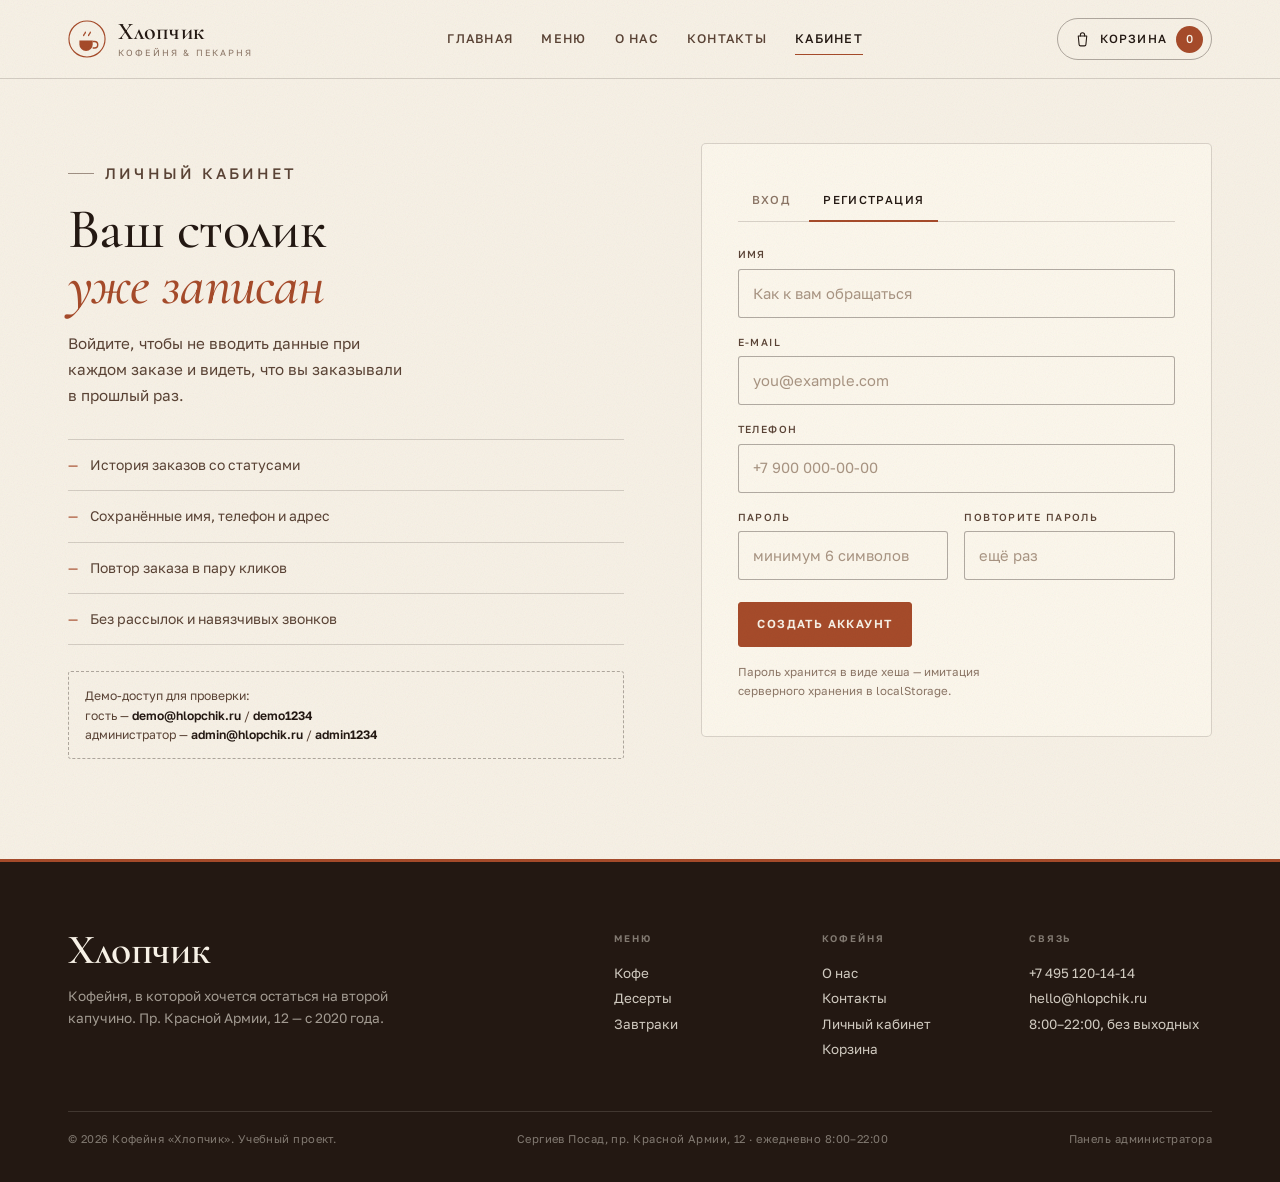
<file: account-register.html>
<!DOCTYPE html>
<html lang="ru"><head>
  <meta charset="utf-8">
  <meta name="viewport" content="width=device-width, initial-scale=1">
  <title>Личный кабинет — кофейня «Хлопчик»</title>
  <meta name="description" content="Вход и регистрация в личном кабинете кофейни «Хлопчик»: история заказов и личные данные.">
  <link rel="stylesheet" href="css/style.css">
</head>
<body data-page="account">

<a class="skip" href="#main">Перейти к содержимому</a>

<header class="head" id="head">
  <div class="wrap head__in">
    <a class="brand" href="index.html" aria-label="Хлопчик — на главную">
      <svg class="brand__mark" viewBox="0 0 40 40" aria-hidden="true">
        <circle cx="20" cy="20" r="19" fill="none" stroke="currentColor" stroke-width="1.2"></circle>
        <path d="M12 21.5h14v4.2a7 7 0 0 1-7 7 7 7 0 0 1-7-7v-4.2Z" fill="currentColor"></path>
        <path d="M26 22.6h1.9a3.4 3.4 0 0 1 0 6.8H26" fill="none" stroke="currentColor" stroke-width="1.5"></path>
        <path d="M16.5 16.4c0-1.8 1.8-1.8 1.8-3.6M21.7 16.4c0-1.8 1.8-1.8 1.8-3.6" fill="none" stroke="currentColor" stroke-width="1.4" stroke-linecap="round"></path>
      </svg>
      <span class="brand__text">
        <span class="brand__name">Хлопчик</span>
        <span class="brand__sub">кофейня &amp; пекарня</span>
      </span>
    </a>

    <nav class="nav" id="nav" aria-label="Основная навигация">
      <a href="index.html" data-nav="home">Главная</a>
      <a href="menu.html" data-nav="menu">Меню</a>
      <a href="about.html" data-nav="about">О нас</a>
      <a href="contacts.html" data-nav="contacts">Контакты</a>
      <a href="account.html" data-nav="account" class="is-active" aria-current="page">Кабинет</a>
    </nav>

    <div class="head__actions">
      <a class="cart-pill" href="cart.html" aria-label="Корзина">
        <svg viewBox="0 0 24 24" fill="none" stroke="currentColor" stroke-width="1.5" aria-hidden="true">
          <path d="M6 7h12l-1.2 12.2a2 2 0 0 1-2 1.8H9.2a2 2 0 0 1-2-1.8L6 7Z" stroke-linejoin="round"></path>
          <path d="M9 7V5.6A3 3 0 0 1 12 2.6a3 3 0 0 1 3 3V7" stroke-linecap="round"></path>
        </svg>
        <span class="cart-pill__label">Корзина</span>
        <span class="cart-pill__count" data-cart-count="">0</span>
      </a>
      <button class="burger" id="burger" aria-label="Открыть меню" aria-expanded="false" aria-controls="nav">
        <span></span><span></span><span></span>
      </button>
    </div>
  </div>
</header>

<main id="main">

  <!-- Шапка для авторизованного пользователя -->
  <div class="page-head" id="account-head" hidden="">
    <div class="wrap page-head__in">
      <div>
        <p class="crumbs"><a href="index.html">Главная</a> / Личный кабинет</p>
        <h1>Здравствуйте,<br><em id="head-name">Аня</em></h1>
      </div>
      <p class="page-head__aside">Здесь хранятся ваши заказы и данные для доставки. Мы не передаём их никому — и не звоним без повода.</p>
    </div>
  </div>

  <!-- ВХОД / РЕГИСТРАЦИЯ -->
  <section class="wrap auth" id="auth">
    <div class="auth__lead">
      <p class="eyebrow">Личный кабинет</p>
      <h1 style="margin-top:14px">Ваш столик<br><em>уже записан</em></h1>
      <p>Войдите, чтобы не вводить данные при каждом заказе и видеть, что вы заказывали в прошлый раз.</p>
      <ul class="auth__benefits">
        <li>История заказов со статусами</li>
        <li>Сохранённые имя, телефон и адрес</li>
        <li>Повтор заказа в пару кликов</li>
        <li>Без рассылок и навязчивых звонков</li>
      </ul>
      <div class="auth__demo">
        Демо-доступ для проверки:<br>
        гость — <b>demo@hlopchik.ru</b> / <b>demo1234</b><br>
        администратор — <b>admin@hlopchik.ru</b> / <b>admin1234</b>
      </div>
    </div>

    <div class="form-card">
      <div class="tabs" role="tablist" aria-label="Вход или регистрация">
        <button class="tab" id="tab-login" role="tab" aria-selected="false" aria-controls="panel-login" type="button">Вход</button>
        <button class="tab" id="tab-register" role="tab" aria-selected="true" aria-controls="panel-register" type="button">Регистрация</button>
      </div>

      <div class="panel" id="panel-login" role="tabpanel" aria-labelledby="tab-login" hidden="">
        <form class="form" id="login-form" novalidate="">
          <div class="alert" id="login-alert" role="alert"></div>
          <div class="field" data-field="email">
            <label for="login-email">E-mail</label>
            <input class="input" id="login-email" name="email" type="email" autocomplete="email" placeholder="you@example.com">
            <span class="field__err"></span>
          </div>
          <div class="field" data-field="password">
            <label for="login-password">Пароль</label>
            <input class="input" id="login-password" name="password" type="password" autocomplete="current-password" placeholder="••••••••">
            <span class="field__err"></span>
          </div>
          <div class="form__foot">
            <button class="btn btn--rust" type="submit">Войти</button>
            <a class="link" href="contacts.html">Забыли пароль?</a>
          </div>
        </form>
      </div>

      <div class="panel" id="panel-register" role="tabpanel" aria-labelledby="tab-register">
        <form class="form" id="register-form" novalidate="">
          <div class="alert" id="register-alert" role="alert"></div>
          <div class="form__grid">
            <div class="field form__full" data-field="name">
              <label for="reg-name">Имя</label>
              <input class="input" id="reg-name" name="name" type="text" autocomplete="name" placeholder="Как к вам обращаться">
              <span class="field__err"></span>
            </div>
            <div class="field form__full" data-field="email">
              <label for="reg-email">E-mail</label>
              <input class="input" id="reg-email" name="email" type="email" autocomplete="email" placeholder="you@example.com">
              <span class="field__err"></span>
            </div>
            <div class="field form__full" data-field="phone">
              <label for="reg-phone">Телефон</label>
              <input class="input" id="reg-phone" name="phone" type="tel" autocomplete="tel" placeholder="+7 900 000-00-00">
              <span class="field__err"></span>
            </div>
            <div class="field" data-field="password">
              <label for="reg-password">Пароль</label>
              <input class="input" id="reg-password" name="password" type="password" autocomplete="new-password" placeholder="минимум 6 символов">
              <span class="field__err"></span>
            </div>
            <div class="field" data-field="password2">
              <label for="reg-password2">Повторите пароль</label>
              <input class="input" id="reg-password2" name="password2" type="password" autocomplete="new-password" placeholder="ещё раз">
              <span class="field__err"></span>
            </div>
          </div>
          <div class="form__foot">
            <button class="btn btn--rust" type="submit">Создать аккаунт</button>
            <span class="form__notice">Пароль хранится в виде хеша — имитация серверного хранения в localStorage.</span>
          </div>
        </form>
      </div>
    </div>
  </section>

  <!-- ПРОФИЛЬ -->
  <section class="wrap profile-layout" id="profile" hidden="">
    <aside class="profile-card">
      <div class="avatar" id="profile-avatar" aria-hidden="true">А</div>
      <p class="profile-card__name" id="profile-name">Аня Соколова</p>
      <p class="profile-card__mail" id="profile-email">demo@hlopchik.ru</p>
      <div class="profile-card__meta">
        <span id="profile-since">с нами 120 дней</span><br>
        <a class="link" id="profile-admin-link" href="admin.html" hidden="">Панель администратора →</a>
      </div>
      <div class="profile-card__actions">
        <button class="btn btn--ghost btn--sm" id="logout-btn" type="button">Выйти</button>
        <a class="btn btn--rust btn--sm" href="menu.html">В меню</a>
      </div>
    </aside>

    <div>
      <div class="panel-head">
        <div>
          <h2>Личные данные</h2>
          <p>Имя, телефон и почта — их видит только бариста при выдаче заказа.</p>
        </div>
        <button class="text-btn" id="edit-toggle" type="button">Изменить</button>
      </div>

      <dl class="info-list" id="profile-info">
        <div class="info-row"><dt>Имя</dt><dd id="info-name">Аня Соколова</dd></div>
        <div class="info-row"><dt>E-mail</dt><dd id="info-email">demo@hlopchik.ru</dd></div>
        <div class="info-row"><dt>Телефон</dt><dd id="info-phone">+7 916 204-18-32</dd></div>
        <div class="info-row"><dt>На сайте с</dt><dd id="info-created">08 июля 2026 г.</dd></div>
      </dl>

      <form class="form profile-form" id="profile-form" hidden="" novalidate="">
        <div class="alert" id="profile-alert" role="alert"></div>
        <div class="form__grid">
          <div class="field" data-field="name">
            <label for="pf-name">Имя</label>
            <input class="input" id="pf-name" name="name" type="text" autocomplete="name">
            <span class="field__err"></span>
          </div>
          <div class="field" data-field="phone">
            <label for="pf-phone">Телефон</label>
            <input class="input" id="pf-phone" name="phone" type="tel" autocomplete="tel">
            <span class="field__err"></span>
          </div>
          <div class="field form__full" data-field="email">
            <label for="pf-email">E-mail</label>
            <input class="input" id="pf-email" name="email" type="email" autocomplete="email">
            <span class="field__err"></span>
          </div>
        </div>
        <div class="form__foot">
          <div class="row" style="flex-wrap:wrap">
            <button class="btn btn--rust" type="submit">Сохранить</button>
            <button class="btn btn--ghost" id="edit-cancel" type="button">Отмена</button>
          </div>
        </div>
      </form>

      <div class="panel-head" style="margin-top:clamp(40px,5vw,60px)">
        <div>
          <h2>История заказов</h2>
          <p>Все заказы, оформленные под этим аккаунтом.</p>
        </div>
        <a class="link" href="menu.html">Сделать новый заказ</a>
      </div>

      <div class="table-wrap" id="orders-wrap">
        <table class="table">
          <thead>
            <tr>
              <th>Заказ</th>
              <th>Дата</th>
              <th>Состав</th>
              <th>Сумма</th>
              <th>Статус</th>
            </tr>
          </thead>
          <tbody id="orders-body"><tr><td class="table__num">#1042</td><td class="table__muted">03.11.2026, 12:59</td><td>Латте на кокосовом ×1<br>Чизкейк с облепихой ×1</td><td class="table__sum">640 ₽</td><td><span class="status status--ready">Готов</span></td></tr><tr><td class="table__num">#1041</td><td class="table__muted">18.10.2026, 12:59</td><td>Капучино ×2<br>Круассан с миндалём ×2</td><td class="table__sum">1&nbsp;199 ₽</td><td><span class="status status--done">Выдан</span></td></tr></tbody>
        </table>
      </div>

      <div class="empty" id="orders-empty" hidden="" style="margin-top:24px">
        <h3>Заказов пока нет</h3>
        <p>Как только оформите первый — он появится здесь вместе со статусом.</p>
        <a class="btn btn--ghost" href="menu.html">Выбрать что-нибудь</a>
      </div>
    </div>
  </section>

</main>

<footer class="foot">
  <div class="wrap">
    <div class="foot__top">
      <div class="foot__brand">
        <p class="foot__word">Хлопчик</p>
        <p class="foot__tag">Кофейня, в которой хочется остаться на второй капучино. Пр. Красной Армии, 12 — с 2020 года.</p>
      </div>
      <div class="foot__cols">
        <div class="foot__col">
          <h3>Меню</h3>
          <a href="menu.html#coffee">Кофе</a>
          <a href="menu.html#desserts">Десерты</a>
          <a href="menu.html#breakfast">Завтраки</a>
        </div>
        <div class="foot__col">
          <h3>Кофейня</h3>
          <a href="about.html">О нас</a>
          <a href="contacts.html">Контакты</a>
          <a href="account.html">Личный кабинет</a>
          <a href="cart.html">Корзина</a>
        </div>
        <div class="foot__col">
          <h3>Связь</h3>
          <a href="tel:+74951201414">+7 495 120-14-14</a>
          <a href="mailto:hello@hlopchik.ru">hello@hlopchik.ru</a>
          <span>8:00–22:00, без выходных</span>
        </div>
      </div>
    </div>
    <div class="foot__bottom">
      <span>© 2026 Кофейня «Хлопчик». Учебный проект.</span>
      <span>Сергиев Посад, пр. Красной Армии, 12 · ежедневно 8:00–22:00</span>
      <a href="admin.html">Панель администратора</a>
    </div>
  </div>
</footer>

<div class="toasts" id="toasts" aria-live="polite" aria-atomic="false"></div>

</body>
</html>
</file>
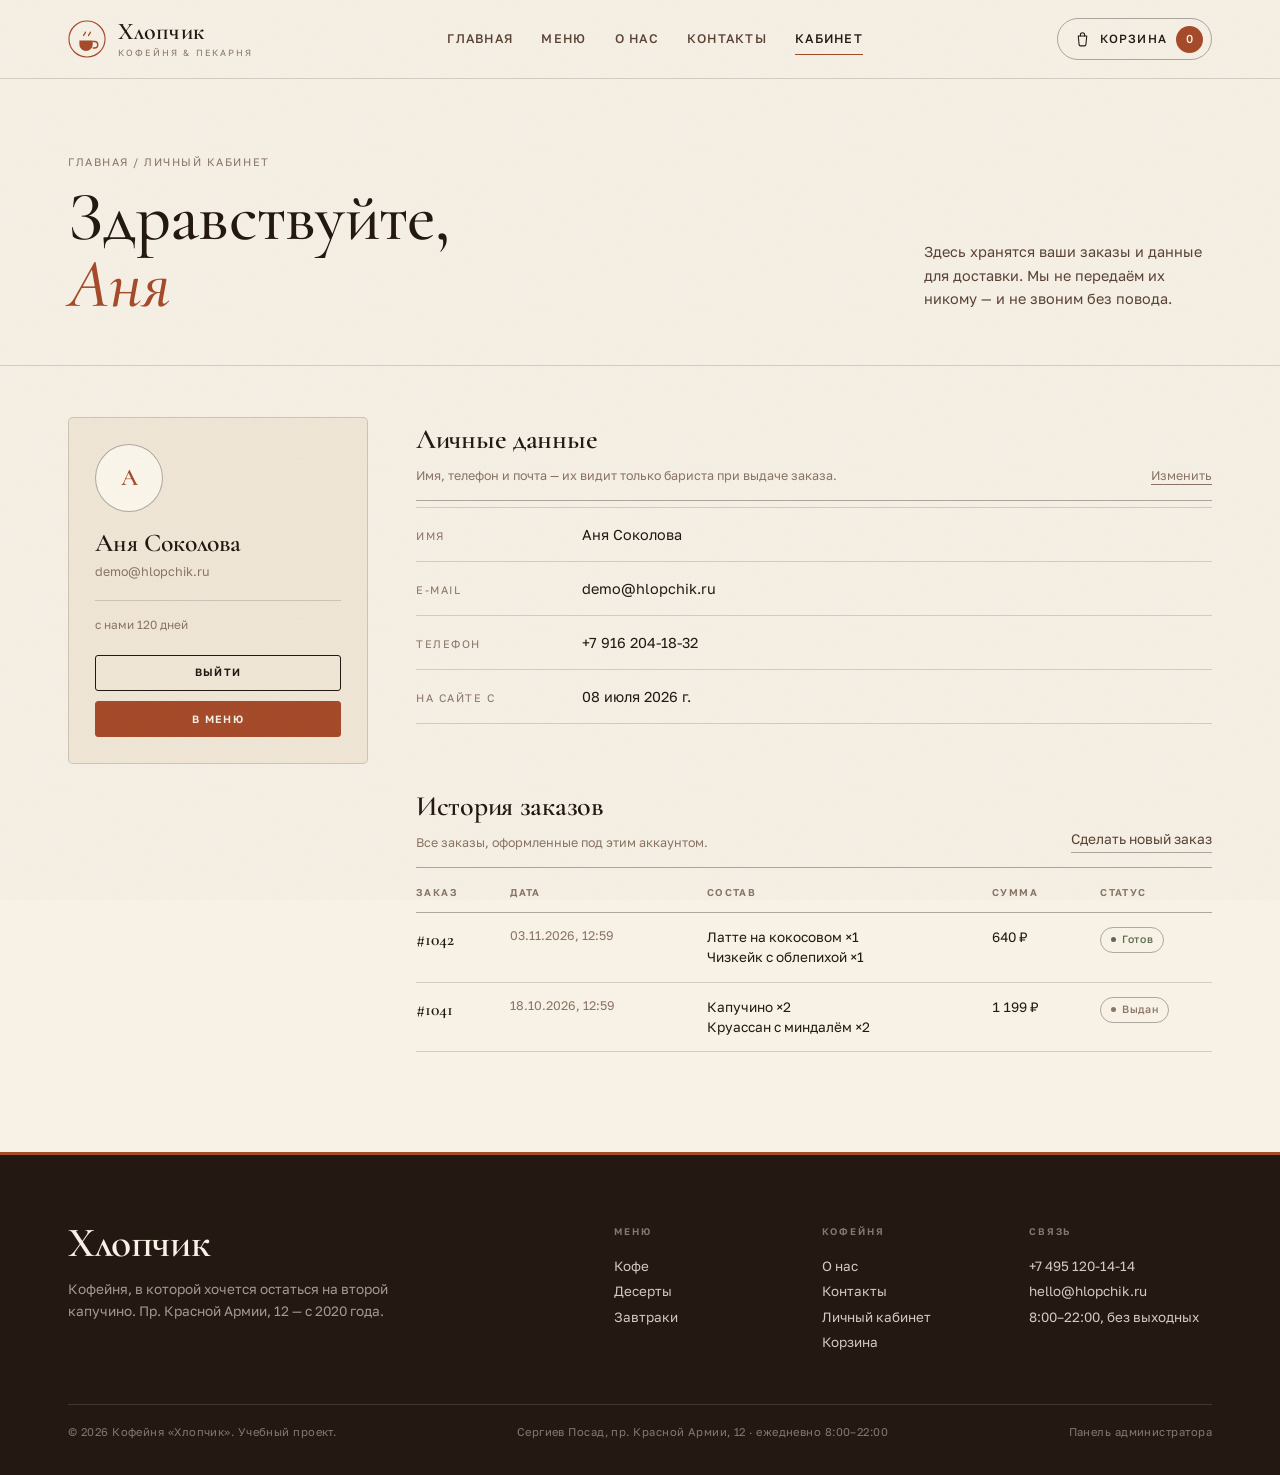
<file: account.html>
<!DOCTYPE html>
<html lang="ru"><head>
  <meta charset="utf-8">
  <meta name="viewport" content="width=device-width, initial-scale=1">
  <title>Личный кабинет — кофейня «Хлопчик»</title>
  <meta name="description" content="Вход и регистрация в личном кабинете кофейни «Хлопчик»: история заказов и личные данные.">
  <link rel="stylesheet" href="css/style.css">
</head>
<body data-page="account">

<a class="skip" href="#main">Перейти к содержимому</a>

<header class="head" id="head">
  <div class="wrap head__in">
    <a class="brand" href="index.html" aria-label="Хлопчик — на главную">
      <svg class="brand__mark" viewBox="0 0 40 40" aria-hidden="true">
        <circle cx="20" cy="20" r="19" fill="none" stroke="currentColor" stroke-width="1.2"></circle>
        <path d="M12 21.5h14v4.2a7 7 0 0 1-7 7 7 7 0 0 1-7-7v-4.2Z" fill="currentColor"></path>
        <path d="M26 22.6h1.9a3.4 3.4 0 0 1 0 6.8H26" fill="none" stroke="currentColor" stroke-width="1.5"></path>
        <path d="M16.5 16.4c0-1.8 1.8-1.8 1.8-3.6M21.7 16.4c0-1.8 1.8-1.8 1.8-3.6" fill="none" stroke="currentColor" stroke-width="1.4" stroke-linecap="round"></path>
      </svg>
      <span class="brand__text">
        <span class="brand__name">Хлопчик</span>
        <span class="brand__sub">кофейня &amp; пекарня</span>
      </span>
    </a>

    <nav class="nav" id="nav" aria-label="Основная навигация">
      <a href="index.html" data-nav="home">Главная</a>
      <a href="menu.html" data-nav="menu">Меню</a>
      <a href="about.html" data-nav="about">О нас</a>
      <a href="contacts.html" data-nav="contacts">Контакты</a>
      <a href="account.html" data-nav="account" class="is-active" aria-current="page">Кабинет</a>
    </nav>

    <div class="head__actions">
      <a class="cart-pill" href="cart.html" aria-label="Корзина">
        <svg viewBox="0 0 24 24" fill="none" stroke="currentColor" stroke-width="1.5" aria-hidden="true">
          <path d="M6 7h12l-1.2 12.2a2 2 0 0 1-2 1.8H9.2a2 2 0 0 1-2-1.8L6 7Z" stroke-linejoin="round"></path>
          <path d="M9 7V5.6A3 3 0 0 1 12 2.6a3 3 0 0 1 3 3V7" stroke-linecap="round"></path>
        </svg>
        <span class="cart-pill__label">Корзина</span>
        <span class="cart-pill__count" data-cart-count="">0</span>
      </a>
      <button class="burger" id="burger" aria-label="Открыть меню" aria-expanded="false" aria-controls="nav">
        <span></span><span></span><span></span>
      </button>
    </div>
  </div>
</header>

<main id="main">

  <!-- Шапка для авторизованного пользователя -->
  <div class="page-head" id="account-head">
    <div class="wrap page-head__in">
      <div>
        <p class="crumbs"><a href="index.html">Главная</a> / Личный кабинет</p>
        <h1>Здравствуйте,<br><em id="head-name">Аня</em></h1>
      </div>
      <p class="page-head__aside">Здесь хранятся ваши заказы и данные для доставки. Мы не передаём их никому — и не звоним без повода.</p>
    </div>
  </div>

  <!-- ВХОД / РЕГИСТРАЦИЯ -->
  <section class="wrap auth" id="auth" hidden="">
    <div class="auth__lead">
      <p class="eyebrow">Личный кабинет</p>
      <h1 style="margin-top:14px">Ваш столик<br><em>уже записан</em></h1>
      <p>Войдите, чтобы не вводить данные при каждом заказе и видеть, что вы заказывали в прошлый раз.</p>
      <ul class="auth__benefits">
        <li>История заказов со статусами</li>
        <li>Сохранённые имя, телефон и адрес</li>
        <li>Повтор заказа в пару кликов</li>
        <li>Без рассылок и навязчивых звонков</li>
      </ul>
      <div class="auth__demo">
        Демо-доступ для проверки:<br>
        гость — <b>demo@hlopchik.ru</b> / <b>demo1234</b><br>
        администратор — <b>admin@hlopchik.ru</b> / <b>admin1234</b>
      </div>
    </div>

    <div class="form-card">
      <div class="tabs" role="tablist" aria-label="Вход или регистрация">
        <button class="tab" id="tab-login" role="tab" aria-selected="true" aria-controls="panel-login" type="button">Вход</button>
        <button class="tab" id="tab-register" role="tab" aria-selected="false" aria-controls="panel-register" type="button">Регистрация</button>
      </div>

      <div class="panel" id="panel-login" role="tabpanel" aria-labelledby="tab-login">
        <form class="form" id="login-form" novalidate="">
          <div class="alert" id="login-alert" role="alert"></div>
          <div class="field" data-field="email">
            <label for="login-email">E-mail</label>
            <input class="input" id="login-email" name="email" type="email" autocomplete="email" placeholder="you@example.com">
            <span class="field__err"></span>
          </div>
          <div class="field" data-field="password">
            <label for="login-password">Пароль</label>
            <input class="input" id="login-password" name="password" type="password" autocomplete="current-password" placeholder="••••••••">
            <span class="field__err"></span>
          </div>
          <div class="form__foot">
            <button class="btn btn--rust" type="submit">Войти</button>
            <a class="link" href="contacts.html">Забыли пароль?</a>
          </div>
        </form>
      </div>

      <div class="panel" id="panel-register" role="tabpanel" aria-labelledby="tab-register" hidden="">
        <form class="form" id="register-form" novalidate="">
          <div class="alert" id="register-alert" role="alert"></div>
          <div class="form__grid">
            <div class="field form__full" data-field="name">
              <label for="reg-name">Имя</label>
              <input class="input" id="reg-name" name="name" type="text" autocomplete="name" placeholder="Как к вам обращаться">
              <span class="field__err"></span>
            </div>
            <div class="field form__full" data-field="email">
              <label for="reg-email">E-mail</label>
              <input class="input" id="reg-email" name="email" type="email" autocomplete="email" placeholder="you@example.com">
              <span class="field__err"></span>
            </div>
            <div class="field form__full" data-field="phone">
              <label for="reg-phone">Телефон</label>
              <input class="input" id="reg-phone" name="phone" type="tel" autocomplete="tel" placeholder="+7 900 000-00-00">
              <span class="field__err"></span>
            </div>
            <div class="field" data-field="password">
              <label for="reg-password">Пароль</label>
              <input class="input" id="reg-password" name="password" type="password" autocomplete="new-password" placeholder="минимум 6 символов">
              <span class="field__err"></span>
            </div>
            <div class="field" data-field="password2">
              <label for="reg-password2">Повторите пароль</label>
              <input class="input" id="reg-password2" name="password2" type="password" autocomplete="new-password" placeholder="ещё раз">
              <span class="field__err"></span>
            </div>
          </div>
          <div class="form__foot">
            <button class="btn btn--rust" type="submit">Создать аккаунт</button>
            <span class="form__notice">Пароль хранится в виде хеша — имитация серверного хранения в localStorage.</span>
          </div>
        </form>
      </div>
    </div>
  </section>

  <!-- ПРОФИЛЬ -->
  <section class="wrap profile-layout" id="profile">
    <aside class="profile-card">
      <div class="avatar" id="profile-avatar" aria-hidden="true">А</div>
      <p class="profile-card__name" id="profile-name">Аня Соколова</p>
      <p class="profile-card__mail" id="profile-email">demo@hlopchik.ru</p>
      <div class="profile-card__meta">
        <span id="profile-since">с нами 120 дней</span><br>
        <a class="link" id="profile-admin-link" href="admin.html" hidden="">Панель администратора →</a>
      </div>
      <div class="profile-card__actions">
        <button class="btn btn--ghost btn--sm" id="logout-btn" type="button">Выйти</button>
        <a class="btn btn--rust btn--sm" href="menu.html">В меню</a>
      </div>
    </aside>

    <div>
      <div class="panel-head">
        <div>
          <h2>Личные данные</h2>
          <p>Имя, телефон и почта — их видит только бариста при выдаче заказа.</p>
        </div>
        <button class="text-btn" id="edit-toggle" type="button">Изменить</button>
      </div>

      <dl class="info-list" id="profile-info">
        <div class="info-row"><dt>Имя</dt><dd id="info-name">Аня Соколова</dd></div>
        <div class="info-row"><dt>E-mail</dt><dd id="info-email">demo@hlopchik.ru</dd></div>
        <div class="info-row"><dt>Телефон</dt><dd id="info-phone">+7 916 204-18-32</dd></div>
        <div class="info-row"><dt>На сайте с</dt><dd id="info-created">08 июля 2026 г.</dd></div>
      </dl>

      <form class="form profile-form" id="profile-form" hidden="" novalidate="">
        <div class="alert" id="profile-alert" role="alert"></div>
        <div class="form__grid">
          <div class="field" data-field="name">
            <label for="pf-name">Имя</label>
            <input class="input" id="pf-name" name="name" type="text" autocomplete="name">
            <span class="field__err"></span>
          </div>
          <div class="field" data-field="phone">
            <label for="pf-phone">Телефон</label>
            <input class="input" id="pf-phone" name="phone" type="tel" autocomplete="tel">
            <span class="field__err"></span>
          </div>
          <div class="field form__full" data-field="email">
            <label for="pf-email">E-mail</label>
            <input class="input" id="pf-email" name="email" type="email" autocomplete="email">
            <span class="field__err"></span>
          </div>
        </div>
        <div class="form__foot">
          <div class="row" style="flex-wrap:wrap">
            <button class="btn btn--rust" type="submit">Сохранить</button>
            <button class="btn btn--ghost" id="edit-cancel" type="button">Отмена</button>
          </div>
        </div>
      </form>

      <div class="panel-head" style="margin-top:clamp(40px,5vw,60px)">
        <div>
          <h2>История заказов</h2>
          <p>Все заказы, оформленные под этим аккаунтом.</p>
        </div>
        <a class="link" href="menu.html">Сделать новый заказ</a>
      </div>

      <div class="table-wrap" id="orders-wrap">
        <table class="table">
          <thead>
            <tr>
              <th>Заказ</th>
              <th>Дата</th>
              <th>Состав</th>
              <th>Сумма</th>
              <th>Статус</th>
            </tr>
          </thead>
          <tbody id="orders-body"><tr><td class="table__num">#1042</td><td class="table__muted">03.11.2026, 12:59</td><td>Латте на кокосовом ×1<br>Чизкейк с облепихой ×1</td><td class="table__sum">640 ₽</td><td><span class="status status--ready">Готов</span></td></tr><tr><td class="table__num">#1041</td><td class="table__muted">18.10.2026, 12:59</td><td>Капучино ×2<br>Круассан с миндалём ×2</td><td class="table__sum">1&nbsp;199 ₽</td><td><span class="status status--done">Выдан</span></td></tr></tbody>
        </table>
      </div>

      <div class="empty" id="orders-empty" hidden="" style="margin-top:24px">
        <h3>Заказов пока нет</h3>
        <p>Как только оформите первый — он появится здесь вместе со статусом.</p>
        <a class="btn btn--ghost" href="menu.html">Выбрать что-нибудь</a>
      </div>
    </div>
  </section>

</main>

<footer class="foot">
  <div class="wrap">
    <div class="foot__top">
      <div class="foot__brand">
        <p class="foot__word">Хлопчик</p>
        <p class="foot__tag">Кофейня, в которой хочется остаться на второй капучино. Пр. Красной Армии, 12 — с 2020 года.</p>
      </div>
      <div class="foot__cols">
        <div class="foot__col">
          <h3>Меню</h3>
          <a href="menu.html#coffee">Кофе</a>
          <a href="menu.html#desserts">Десерты</a>
          <a href="menu.html#breakfast">Завтраки</a>
        </div>
        <div class="foot__col">
          <h3>Кофейня</h3>
          <a href="about.html">О нас</a>
          <a href="contacts.html">Контакты</a>
          <a href="account.html">Личный кабинет</a>
          <a href="cart.html">Корзина</a>
        </div>
        <div class="foot__col">
          <h3>Связь</h3>
          <a href="tel:+74951201414">+7 495 120-14-14</a>
          <a href="mailto:hello@hlopchik.ru">hello@hlopchik.ru</a>
          <span>8:00–22:00, без выходных</span>
        </div>
      </div>
    </div>
    <div class="foot__bottom">
      <span>© 2026 Кофейня «Хлопчик». Учебный проект.</span>
      <span>Сергиев Посад, пр. Красной Армии, 12 · ежедневно 8:00–22:00</span>
      <a href="admin.html">Панель администратора</a>
    </div>
  </div>
</footer>

<div class="toasts" id="toasts" aria-live="polite" aria-atomic="false"></div>

</body>
</html>
</file>
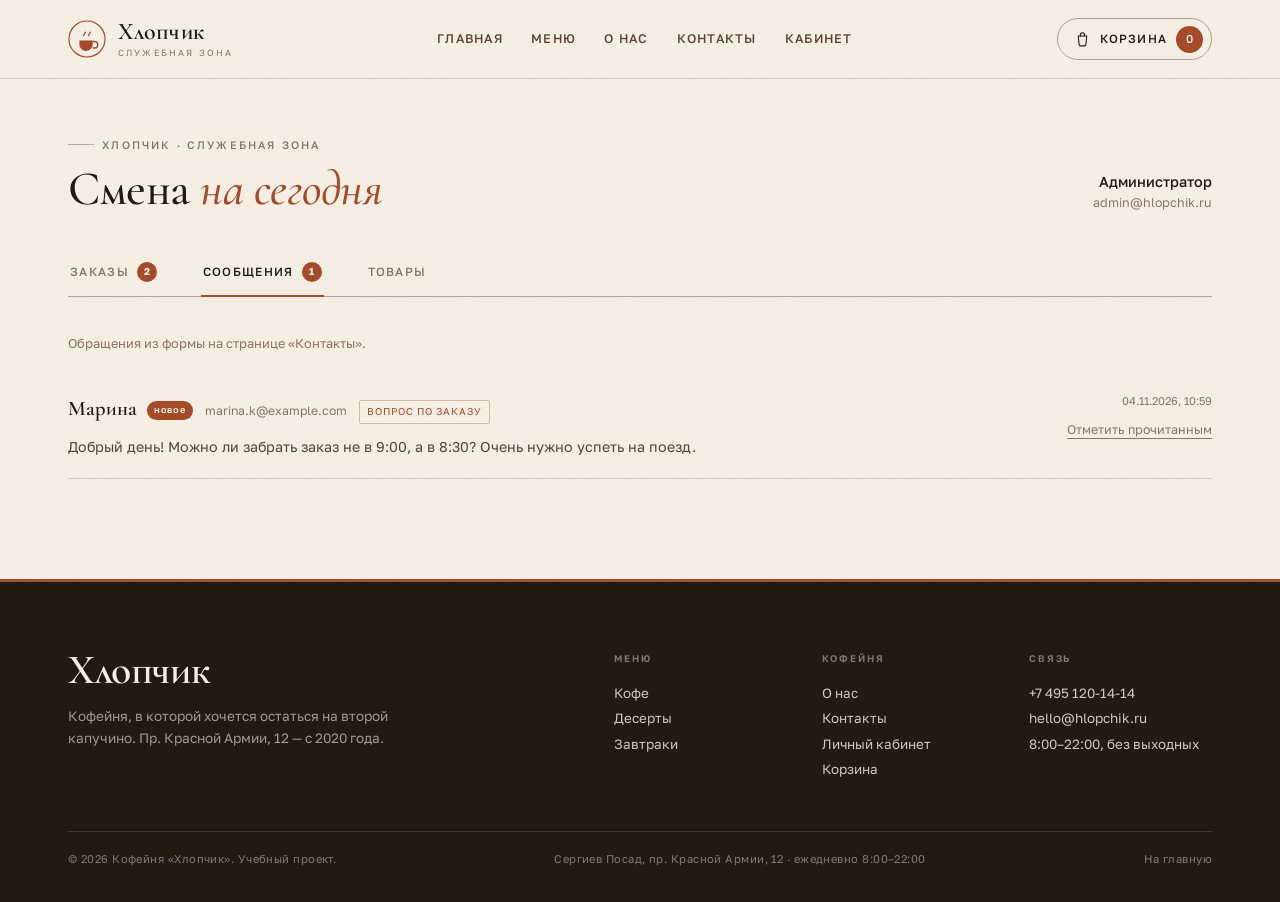
<file: admin-messages.html>
<!DOCTYPE html>
<html lang="ru"><head>
  <meta charset="utf-8">
  <meta name="viewport" content="width=device-width, initial-scale=1">
  <title>Администрирование — кофейня «Хлопчик»</title>
  <meta name="robots" content="noindex">
  <link rel="stylesheet" href="css/style.css">
</head>
<body data-page="admin">

<a class="skip" href="#main">Перейти к содержимому</a>

<header class="head" id="head">
  <div class="wrap head__in">
    <a class="brand" href="index.html" aria-label="Хлопчик — на главную">
      <svg class="brand__mark" viewBox="0 0 40 40" aria-hidden="true">
        <circle cx="20" cy="20" r="19" fill="none" stroke="currentColor" stroke-width="1.2"></circle>
        <path d="M12 21.5h14v4.2a7 7 0 0 1-7 7 7 7 0 0 1-7-7v-4.2Z" fill="currentColor"></path>
        <path d="M26 22.6h1.9a3.4 3.4 0 0 1 0 6.8H26" fill="none" stroke="currentColor" stroke-width="1.5"></path>
        <path d="M16.5 16.4c0-1.8 1.8-1.8 1.8-3.6M21.7 16.4c0-1.8 1.8-1.8 1.8-3.6" fill="none" stroke="currentColor" stroke-width="1.4" stroke-linecap="round"></path>
      </svg>
      <span class="brand__text">
        <span class="brand__name">Хлопчик</span>
        <span class="brand__sub">служебная зона</span>
      </span>
    </a>

    <nav class="nav" id="nav" aria-label="Основная навигация">
      <a href="index.html" data-nav="home">Главная</a>
      <a href="menu.html" data-nav="menu">Меню</a>
      <a href="about.html" data-nav="about">О нас</a>
      <a href="contacts.html" data-nav="contacts">Контакты</a>
      <a href="account.html" data-nav="account">Кабинет</a>
    </nav>

    <div class="head__actions">
      <a class="cart-pill" href="cart.html" aria-label="Корзина">
        <svg viewBox="0 0 24 24" fill="none" stroke="currentColor" stroke-width="1.5" aria-hidden="true">
          <path d="M6 7h12l-1.2 12.2a2 2 0 0 1-2 1.8H9.2a2 2 0 0 1-2-1.8L6 7Z" stroke-linejoin="round"></path>
          <path d="M9 7V5.6A3 3 0 0 1 12 2.6a3 3 0 0 1 3 3V7" stroke-linecap="round"></path>
        </svg>
        <span class="cart-pill__label">Корзина</span>
        <span class="cart-pill__count" data-cart-count="">0</span>
      </a>
      <button class="burger" id="burger" aria-label="Открыть меню" aria-expanded="false" aria-controls="nav">
        <span></span><span></span><span></span>
      </button>
    </div>
  </div>
</header>

<main id="main">

  <!-- ЗАЩИТА: вход администратора -->
  <div class="wrap" id="admin-guard" hidden="">
    <div class="admin-guard">
      <p class="eyebrow eyebrow--plain" style="justify-content:center">Служебный вход</p>
      <h1>Панель<br><em>администратора</em></h1>
      <p>Заказы, сообщения и каталог. Доступ только у сотрудников кофейни.</p>

      <div id="guard-signed-out" hidden="">
        <form class="form" id="admin-login" novalidate="">
          <div class="alert" id="admin-alert" role="alert"></div>
          <div class="field" data-field="email">
            <label for="adm-email">E-mail</label>
            <input class="input" id="adm-email" name="email" type="email" autocomplete="username" placeholder="admin@hlopchik.ru">
            <span class="field__err"></span>
          </div>
          <div class="field" data-field="password">
            <label for="adm-password">Пароль</label>
            <input class="input" id="adm-password" name="password" type="password" autocomplete="current-password" placeholder="••••••••">
            <span class="field__err"></span>
          </div>
          <button class="btn btn--rust btn--block" type="submit">Войти</button>
        </form>
        <p class="small muted" style="margin-top:16px">Демо-доступ: admin@hlopchik.ru / admin1234</p>
      </div>

      <div id="guard-signed-in">
        <p style="margin-bottom:20px">Вы вошли как <b id="guard-name">Администратор</b>, но у аккаунта нет прав администратора.</p>
        <div class="row" style="justify-content:center;flex-wrap:wrap">
          <button class="btn btn--ghost" id="guard-logout" type="button">Выйти</button>
          <a class="btn btn--rust" href="account.html">В личный кабинет</a>
        </div>
      </div>
    </div>
  </div>

  <!-- ПАНЕЛЬ -->
  <section id="admin-app">
    <div class="wrap admin-head">
      <div>
        <p class="eyebrow">Хлопчик · служебная зона</p>
        <h1>Смена <em>на сегодня</em></h1>
      </div>
      <div class="admin-user">
        <b id="admin-name">Администратор</b>
        <span id="admin-mail">admin@hlopchik.ru</span>
      </div>
    </div>

    <div class="wrap">
      <div class="admin-tabs" role="tablist" aria-label="Разделы панели">
        <button class="admin-tab" id="atab-orders" role="tab" data-tab="orders" aria-selected="false" aria-controls="tab-orders">
          Заказы <b id="count-orders">2</b>
        </button>
        <button class="admin-tab" id="atab-messages" role="tab" data-tab="messages" aria-selected="true" aria-controls="tab-messages">
          Сообщения <b id="count-messages">1</b>
        </button>
        <button class="admin-tab" id="atab-products" role="tab" data-tab="products" aria-selected="false" aria-controls="tab-products">
          Товары
        </button>
      </div>
    </div>

    <div class="wrap admin-body">

      <!-- заказы -->
      <div class="panel" id="tab-orders" role="tabpanel" aria-labelledby="atab-orders" hidden="">
        <div class="admin-toolbar">
          <p>Новые заказы сверху. Статус меняется прямо в таблице — гость увидит его в личном кабинете.</p>
        </div>
        <div class="table-wrap">
          <table class="table">
            <thead>
              <tr>
                <th>Заказ</th>
                <th>Дата</th>
                <th>Клиент</th>
                <th>Состав</th>
                <th>Сумма</th>
                <th>Получение</th>
                <th>Статус</th>
              </tr>
            </thead>
            <tbody id="admin-orders-body"><tr><td class="table__num">#1042</td><td class="table__muted">03.11.2026, 12:59</td><td>Аня Соколова<div class="table__muted">+7 916 204-18-32</div><div class="table__muted">demo@hlopchik.ru</div></td><td>Латте на кокосовом ×1<br>Чизкейк с облепихой ×1</td><td class="table__sum">640 ₽</td><td>Самовывоз</td><td><select class="select select--cell" data-status="o_1042" aria-label="Статус заказа"><option value="new">Новый</option><option value="cooking">Готовится</option><option value="ready" selected="">Готов</option><option value="done">Выдан</option><option value="canceled">Отменён</option></select></td></tr><tr><td class="table__num">#1041</td><td class="table__muted">18.10.2026, 12:59</td><td>Аня Соколова<div class="table__muted">+7 916 204-18-32</div><div class="table__muted">demo@hlopchik.ru</div></td><td>Капучино ×2<br>Круассан с миндалём ×2</td><td class="table__sum">1&nbsp;199 ₽</td><td>Доставка<div class="table__muted">Сергиев Посад, пр. Красной Армии, 12, кв. 27</div></td><td><select class="select select--cell" data-status="o_1041" aria-label="Статус заказа"><option value="new">Новый</option><option value="cooking">Готовится</option><option value="ready">Готов</option><option value="done" selected="">Выдан</option><option value="canceled">Отменён</option></select></td></tr></tbody>
          </table>
        </div>
        <div class="empty" id="admin-orders-empty" hidden="">
          <h3>Заказов пока нет</h3>
          <p>Как только гость оформит заказ, он появится здесь.</p>
        </div>
      </div>

      <!-- сообщения -->
      <div class="panel" id="tab-messages" role="tabpanel" aria-labelledby="atab-messages">
        <div class="admin-toolbar">
          <p>Обращения из формы на странице «Контакты».</p>
        </div>
        <div id="admin-messages"><article class="message-card is-unread"><div><div class="message-card__top"><span class="message-card__name">Марина</span><span class="message-card__mail">marina.k@example.com</span><span class="message-card__topic">Вопрос по заказу</span></div><p class="message-card__text">Добрый день! Можно ли забрать заказ не в 9:00, а в 8:30? Очень нужно успеть на поезд.</p></div><div style="text-align:right"><div class="message-card__date">04.11.2026, 10:59</div><button class="text-btn" style="margin-top:10px" data-read="m_mw3diwh4w33dy">Отметить прочитанным</button></div></article></div>
        <div class="empty" id="admin-messages-empty" hidden="">
          <h3>Сообщений нет</h3>
          <p>Пока тихо — видимо, всем всё нравится.</p>
        </div>
      </div>

      <!-- товары -->
      <div class="panel" id="tab-products" role="tabpanel" aria-labelledby="atab-products" hidden="">
        <div class="admin-toolbar">
          <p>Базовый каталог кофейни: 11 позиций. Новые товары добавляются кнопкой справа.</p>
          <div class="admin-actions">
            <button class="btn btn--ghost btn--sm" id="reset-products" type="button">Сбросить каталог</button>
            <button class="btn btn--rust btn--sm" id="add-product" type="button">Добавить товар</button>
          </div>
        </div>
        <div class="table-wrap">
          <table class="table admin-products">
            <thead>
              <tr>
                <th>Фото</th>
                <th>Название</th>
                <th>Категория</th>
                <th>Цена</th>
                <th>Действия</th>
              </tr>
            </thead>
            <tbody id="admin-products-body"><tr><td><div class="admin-thumb"><img src="images/menu/espresso.jpg" alt="Эспрессо «Хлопчик»"></div></td><td><b>Эспрессо «Хлопчик»</b><div class="table__muted">наш бленд</div></td><td>Кофе</td><td class="table__sum">180 ₽</td><td><div class="row-actions"><button class="text-btn" data-edit="espresso">Изменить</button><button class="text-btn" data-del="espresso">Удалить</button></div></td></tr><tr><td><div class="admin-thumb"><img src="images/menu/cappuccino.jpg" alt="Капучино"></div></td><td><b>Капучино</b></td><td>Кофе</td><td class="table__sum">260 ₽</td><td><div class="row-actions"><button class="text-btn" data-edit="cappuccino">Изменить</button><button class="text-btn" data-del="cappuccino">Удалить</button></div></td></tr><tr><td><div class="admin-thumb"><img src="images/menu/latte-coconut.jpg" alt="Латте на кокосовом"></div></td><td><b>Латте на кокосовом</b></td><td>Кофе</td><td class="table__sum">320 ₽</td><td><div class="row-actions"><button class="text-btn" data-edit="latte-coconut">Изменить</button><button class="text-btn" data-del="latte-coconut">Удалить</button></div></td></tr><tr><td><div class="admin-thumb"><img src="images/menu/raf-vanilla.jpg" alt="Раф ванильный"></div></td><td><b>Раф ванильный</b><div class="table__muted">берут чаще всего</div></td><td>Кофе</td><td class="table__sum">340 ₽</td><td><div class="row-actions"><button class="text-btn" data-edit="raf-vanilla">Изменить</button><button class="text-btn" data-del="raf-vanilla">Удалить</button></div></td></tr><tr><td><div class="admin-thumb"><img src="images/menu/filter-ethiopia.jpg" alt="Фильтр Эфиопия"></div></td><td><b>Фильтр Эфиопия</b></td><td>Кофе</td><td class="table__sum">290 ₽</td><td><div class="row-actions"><button class="text-btn" data-edit="filter-ethiopia">Изменить</button><button class="text-btn" data-del="filter-ethiopia">Удалить</button></div></td></tr><tr><td><div class="admin-thumb"><img src="images/menu/croissant-almond.jpg" alt="Круассан с миндалём"></div></td><td><b>Круассан с миндалём</b><div class="table__muted">свежее</div></td><td>Десерты</td><td class="table__sum">240 ₽</td><td><div class="row-actions"><button class="text-btn" data-edit="croissant-almond">Изменить</button><button class="text-btn" data-del="croissant-almond">Удалить</button></div></td></tr><tr><td><div class="admin-thumb"><img src="images/menu/cheesecake-seabuckthorn.jpg" alt="Чизкейк с облепихой"></div></td><td><b>Чизкейк с облепихой</b></td><td>Десерты</td><td class="table__sum">320 ₽</td><td><div class="row-actions"><button class="text-btn" data-edit="cheesecake-seabuckthorn">Изменить</button><button class="text-btn" data-del="cheesecake-seabuckthorn">Удалить</button></div></td></tr><tr><td><div class="admin-thumb"><img src="images/menu/cinnamon-roll.jpg" alt="Синнабон"></div></td><td><b>Синнабон</b></td><td>Десерты</td><td class="table__sum">280 ₽</td><td><div class="row-actions"><button class="text-btn" data-edit="cinnamon-roll">Изменить</button><button class="text-btn" data-del="cinnamon-roll">Удалить</button></div></td></tr><tr><td><div class="admin-thumb"><img src="images/menu/avocado-toast.jpg" alt="Тост с авокадо"></div></td><td><b>Тост с авокадо</b></td><td>Завтраки</td><td class="table__sum">420 ₽</td><td><div class="row-actions"><button class="text-btn" data-edit="avocado-toast">Изменить</button><button class="text-btn" data-del="avocado-toast">Удалить</button></div></td></tr><tr><td><div class="admin-thumb"><img src="images/menu/omelette-tomato.jpg" alt="Омлет с томатами"></div></td><td><b>Омлет с томатами</b></td><td>Завтраки</td><td class="table__sum">390 ₽</td><td><div class="row-actions"><button class="text-btn" data-edit="omelette-tomato">Изменить</button><button class="text-btn" data-del="omelette-tomato">Удалить</button></div></td></tr><tr><td><div class="admin-thumb"><img src="images/menu/granola-berries.jpg" alt="Гранола с ягодами"></div></td><td><b>Гранола с ягодами</b></td><td>Завтраки</td><td class="table__sum">350 ₽</td><td><div class="row-actions"><button class="text-btn" data-edit="granola-berries">Изменить</button><button class="text-btn" data-del="granola-berries">Удалить</button></div></td></tr></tbody>
          </table>
        </div>
      </div>

    </div>
  </section>
</main>

<!-- РЕДАКТОР ТОВАРА -->
<div class="modal" id="product-modal" aria-hidden="true">
  <div class="modal__backdrop" data-close=""></div>
  <div class="modal__panel" role="dialog" aria-modal="true" aria-labelledby="product-modal-title">
    <button class="modal__x" type="button" data-close="" aria-label="Закрыть">×</button>
    <p class="eyebrow">Каталог</p>
    <h2 class="modal__title" id="product-modal-title">Новый товар</h2>

    <form class="form" id="product-form" novalidate="">
      <input type="hidden" name="id">
      <div class="form__grid">
        <div class="field form__full" data-field="title">
          <label for="pr-title">Название</label>
          <input class="input" id="pr-title" name="title" type="text" placeholder="Например: Флэт уайт">
          <span class="field__err"></span>
        </div>
        <div class="field" data-field="category">
          <label for="pr-category">Категория</label>
          <select class="select" id="pr-category" name="category"></select>
          <span class="field__err"></span>
        </div>
        <div class="field" data-field="price">
          <label for="pr-price">Цена, ₽</label>
          <input class="input" id="pr-price" name="price" type="number" min="0" step="10" placeholder="260">
          <span class="field__err"></span>
        </div>
        <div class="field form__full" data-field="description">
          <label for="pr-desc">Описание</label>
          <textarea class="textarea" id="pr-desc" name="description" placeholder="Коротко: вкус, состав, почему стоит взять"></textarea>
          <span class="field__err"></span>
        </div>
        <div class="field" data-field="badge">
          <label for="pr-badge">Метка <span class="muted">(необязательно)</span></label>
          <input class="input" id="pr-badge" name="badge" type="text" placeholder="новинка">
        </div>
        <div class="field form__full" data-field="image">
          <label for="pr-image">Фото <span class="muted">(путь к файлу или ссылка)</span></label>
          <input class="input" id="pr-image" name="image" type="text" placeholder="images/menu/latte.jpg">
          <span class="field__hint">Если оставить пустым, в карточке будет заглушка <code>images/menu/placeholder.jpg</code>.</span>
        </div>
      </div>
      <div class="form__foot">
        <button class="btn btn--rust" type="submit">Сохранить</button>
        <span class="form__notice">Товар сразу появится в меню и в корзине.</span>
      </div>
    </form>
  </div>
</div>

<footer class="foot">
  <div class="wrap">
    <div class="foot__top">
      <div class="foot__brand">
        <p class="foot__word">Хлопчик</p>
        <p class="foot__tag">Кофейня, в которой хочется остаться на второй капучино. Пр. Красной Армии, 12 — с 2020 года.</p>
      </div>
      <div class="foot__cols">
        <div class="foot__col">
          <h3>Меню</h3>
          <a href="menu.html#coffee">Кофе</a>
          <a href="menu.html#desserts">Десерты</a>
          <a href="menu.html#breakfast">Завтраки</a>
        </div>
        <div class="foot__col">
          <h3>Кофейня</h3>
          <a href="about.html">О нас</a>
          <a href="contacts.html">Контакты</a>
          <a href="account.html">Личный кабинет</a>
          <a href="cart.html">Корзина</a>
        </div>
        <div class="foot__col">
          <h3>Связь</h3>
          <a href="tel:+74951201414">+7 495 120-14-14</a>
          <a href="mailto:hello@hlopchik.ru">hello@hlopchik.ru</a>
          <span>8:00–22:00, без выходных</span>
        </div>
      </div>
    </div>
    <div class="foot__bottom">
      <span>© 2026 Кофейня «Хлопчик». Учебный проект.</span>
      <span>Сергиев Посад, пр. Красной Армии, 12 · ежедневно 8:00–22:00</span>
      <a href="index.html">На главную</a>
    </div>
  </div>
</footer>

<div class="toasts" id="toasts" aria-live="polite" aria-atomic="false"></div>

</body>
</html>
</file>
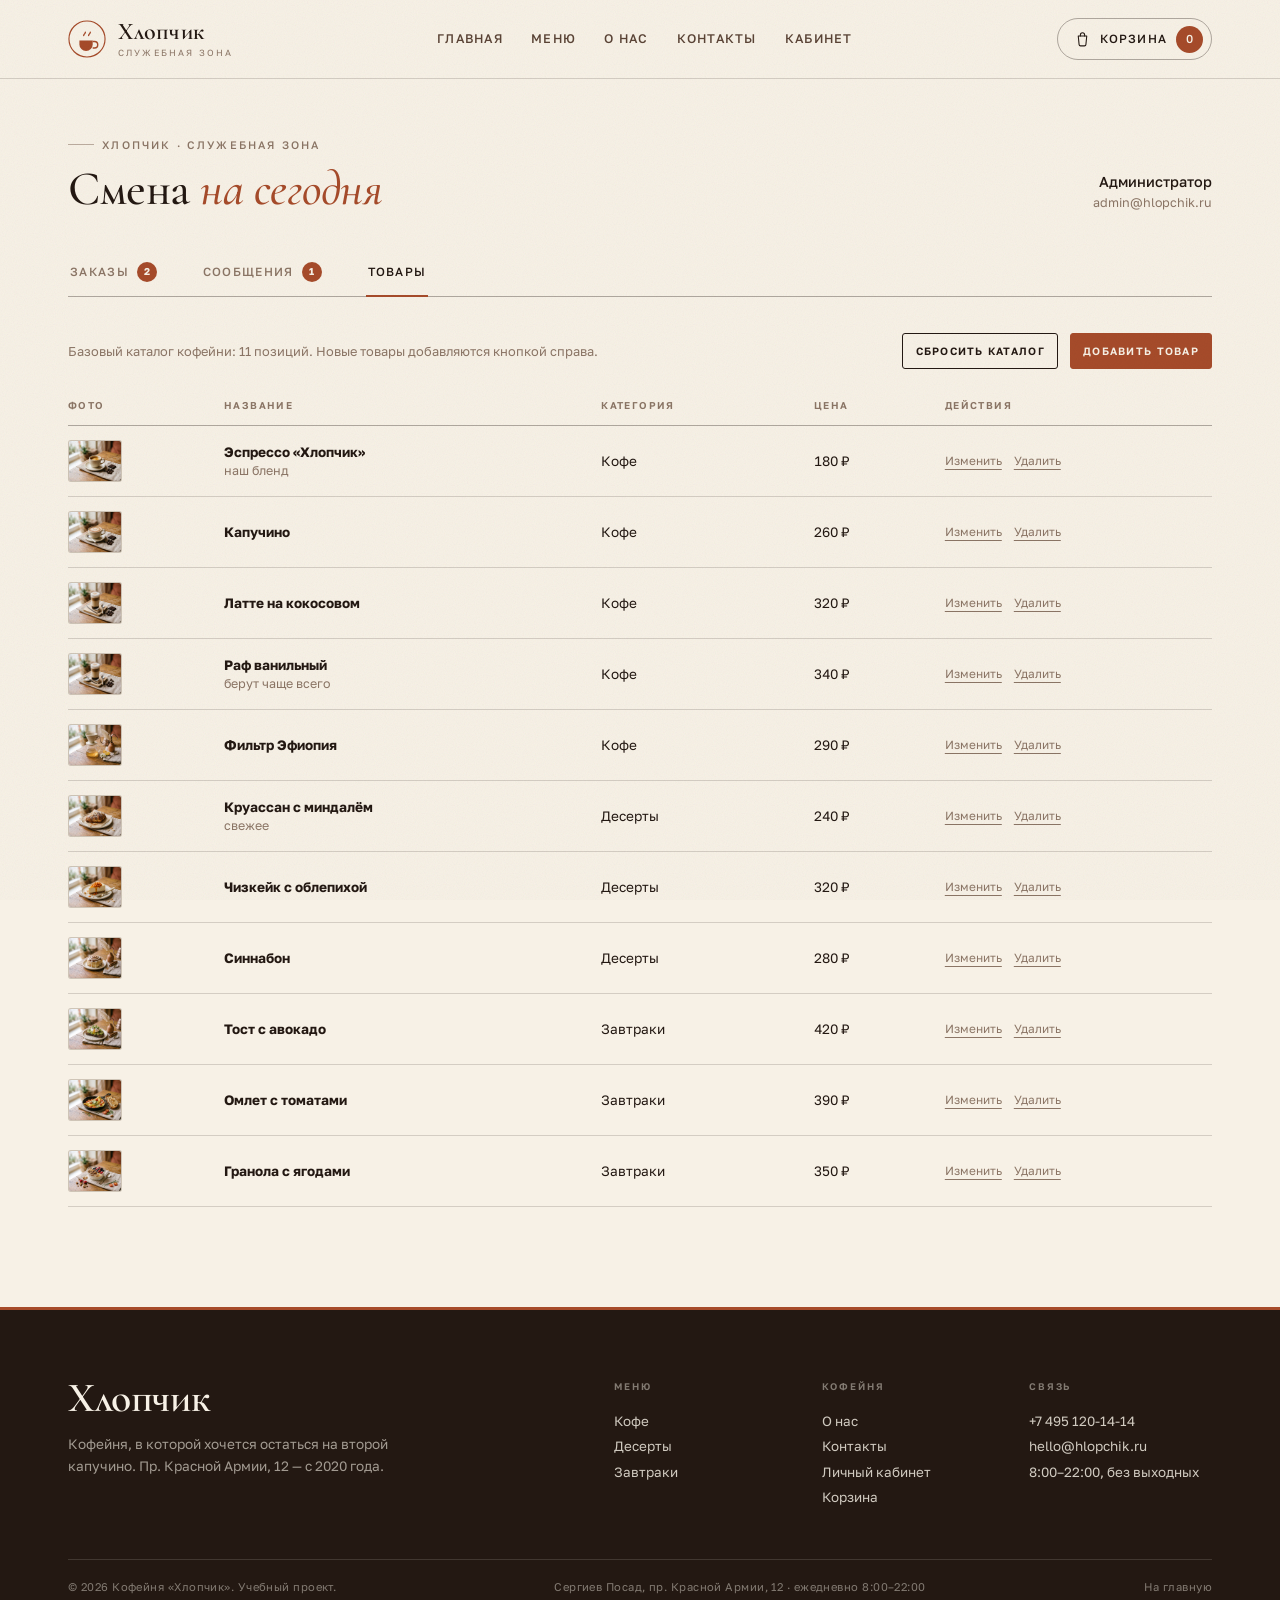
<file: admin-products.html>
<!DOCTYPE html>
<html lang="ru"><head>
  <meta charset="utf-8">
  <meta name="viewport" content="width=device-width, initial-scale=1">
  <title>Администрирование — кофейня «Хлопчик»</title>
  <meta name="robots" content="noindex">
  <link rel="stylesheet" href="css/style.css">
</head>
<body data-page="admin">

<a class="skip" href="#main">Перейти к содержимому</a>

<header class="head" id="head">
  <div class="wrap head__in">
    <a class="brand" href="index.html" aria-label="Хлопчик — на главную">
      <svg class="brand__mark" viewBox="0 0 40 40" aria-hidden="true">
        <circle cx="20" cy="20" r="19" fill="none" stroke="currentColor" stroke-width="1.2"></circle>
        <path d="M12 21.5h14v4.2a7 7 0 0 1-7 7 7 7 0 0 1-7-7v-4.2Z" fill="currentColor"></path>
        <path d="M26 22.6h1.9a3.4 3.4 0 0 1 0 6.8H26" fill="none" stroke="currentColor" stroke-width="1.5"></path>
        <path d="M16.5 16.4c0-1.8 1.8-1.8 1.8-3.6M21.7 16.4c0-1.8 1.8-1.8 1.8-3.6" fill="none" stroke="currentColor" stroke-width="1.4" stroke-linecap="round"></path>
      </svg>
      <span class="brand__text">
        <span class="brand__name">Хлопчик</span>
        <span class="brand__sub">служебная зона</span>
      </span>
    </a>

    <nav class="nav" id="nav" aria-label="Основная навигация">
      <a href="index.html" data-nav="home">Главная</a>
      <a href="menu.html" data-nav="menu">Меню</a>
      <a href="about.html" data-nav="about">О нас</a>
      <a href="contacts.html" data-nav="contacts">Контакты</a>
      <a href="account.html" data-nav="account">Кабинет</a>
    </nav>

    <div class="head__actions">
      <a class="cart-pill" href="cart.html" aria-label="Корзина">
        <svg viewBox="0 0 24 24" fill="none" stroke="currentColor" stroke-width="1.5" aria-hidden="true">
          <path d="M6 7h12l-1.2 12.2a2 2 0 0 1-2 1.8H9.2a2 2 0 0 1-2-1.8L6 7Z" stroke-linejoin="round"></path>
          <path d="M9 7V5.6A3 3 0 0 1 12 2.6a3 3 0 0 1 3 3V7" stroke-linecap="round"></path>
        </svg>
        <span class="cart-pill__label">Корзина</span>
        <span class="cart-pill__count" data-cart-count="">0</span>
      </a>
      <button class="burger" id="burger" aria-label="Открыть меню" aria-expanded="false" aria-controls="nav">
        <span></span><span></span><span></span>
      </button>
    </div>
  </div>
</header>

<main id="main">

  <!-- ЗАЩИТА: вход администратора -->
  <div class="wrap" id="admin-guard" hidden="">
    <div class="admin-guard">
      <p class="eyebrow eyebrow--plain" style="justify-content:center">Служебный вход</p>
      <h1>Панель<br><em>администратора</em></h1>
      <p>Заказы, сообщения и каталог. Доступ только у сотрудников кофейни.</p>

      <div id="guard-signed-out" hidden="">
        <form class="form" id="admin-login" novalidate="">
          <div class="alert" id="admin-alert" role="alert"></div>
          <div class="field" data-field="email">
            <label for="adm-email">E-mail</label>
            <input class="input" id="adm-email" name="email" type="email" autocomplete="username" placeholder="admin@hlopchik.ru">
            <span class="field__err"></span>
          </div>
          <div class="field" data-field="password">
            <label for="adm-password">Пароль</label>
            <input class="input" id="adm-password" name="password" type="password" autocomplete="current-password" placeholder="••••••••">
            <span class="field__err"></span>
          </div>
          <button class="btn btn--rust btn--block" type="submit">Войти</button>
        </form>
        <p class="small muted" style="margin-top:16px">Демо-доступ: admin@hlopchik.ru / admin1234</p>
      </div>

      <div id="guard-signed-in">
        <p style="margin-bottom:20px">Вы вошли как <b id="guard-name">Администратор</b>, но у аккаунта нет прав администратора.</p>
        <div class="row" style="justify-content:center;flex-wrap:wrap">
          <button class="btn btn--ghost" id="guard-logout" type="button">Выйти</button>
          <a class="btn btn--rust" href="account.html">В личный кабинет</a>
        </div>
      </div>
    </div>
  </div>

  <!-- ПАНЕЛЬ -->
  <section id="admin-app">
    <div class="wrap admin-head">
      <div>
        <p class="eyebrow">Хлопчик · служебная зона</p>
        <h1>Смена <em>на сегодня</em></h1>
      </div>
      <div class="admin-user">
        <b id="admin-name">Администратор</b>
        <span id="admin-mail">admin@hlopchik.ru</span>
      </div>
    </div>

    <div class="wrap">
      <div class="admin-tabs" role="tablist" aria-label="Разделы панели">
        <button class="admin-tab" id="atab-orders" role="tab" data-tab="orders" aria-selected="false" aria-controls="tab-orders">
          Заказы <b id="count-orders">2</b>
        </button>
        <button class="admin-tab" id="atab-messages" role="tab" data-tab="messages" aria-selected="false" aria-controls="tab-messages">
          Сообщения <b id="count-messages">1</b>
        </button>
        <button class="admin-tab" id="atab-products" role="tab" data-tab="products" aria-selected="true" aria-controls="tab-products">
          Товары
        </button>
      </div>
    </div>

    <div class="wrap admin-body">

      <!-- заказы -->
      <div class="panel" id="tab-orders" role="tabpanel" aria-labelledby="atab-orders" hidden="">
        <div class="admin-toolbar">
          <p>Новые заказы сверху. Статус меняется прямо в таблице — гость увидит его в личном кабинете.</p>
        </div>
        <div class="table-wrap">
          <table class="table">
            <thead>
              <tr>
                <th>Заказ</th>
                <th>Дата</th>
                <th>Клиент</th>
                <th>Состав</th>
                <th>Сумма</th>
                <th>Получение</th>
                <th>Статус</th>
              </tr>
            </thead>
            <tbody id="admin-orders-body"><tr><td class="table__num">#1042</td><td class="table__muted">03.11.2026, 12:59</td><td>Аня Соколова<div class="table__muted">+7 916 204-18-32</div><div class="table__muted">demo@hlopchik.ru</div></td><td>Латте на кокосовом ×1<br>Чизкейк с облепихой ×1</td><td class="table__sum">640 ₽</td><td>Самовывоз</td><td><select class="select select--cell" data-status="o_1042" aria-label="Статус заказа"><option value="new">Новый</option><option value="cooking">Готовится</option><option value="ready" selected="">Готов</option><option value="done">Выдан</option><option value="canceled">Отменён</option></select></td></tr><tr><td class="table__num">#1041</td><td class="table__muted">18.10.2026, 12:59</td><td>Аня Соколова<div class="table__muted">+7 916 204-18-32</div><div class="table__muted">demo@hlopchik.ru</div></td><td>Капучино ×2<br>Круассан с миндалём ×2</td><td class="table__sum">1&nbsp;199 ₽</td><td>Доставка<div class="table__muted">Сергиев Посад, пр. Красной Армии, 12, кв. 27</div></td><td><select class="select select--cell" data-status="o_1041" aria-label="Статус заказа"><option value="new">Новый</option><option value="cooking">Готовится</option><option value="ready">Готов</option><option value="done" selected="">Выдан</option><option value="canceled">Отменён</option></select></td></tr></tbody>
          </table>
        </div>
        <div class="empty" id="admin-orders-empty" hidden="">
          <h3>Заказов пока нет</h3>
          <p>Как только гость оформит заказ, он появится здесь.</p>
        </div>
      </div>

      <!-- сообщения -->
      <div class="panel" id="tab-messages" role="tabpanel" aria-labelledby="atab-messages" hidden="">
        <div class="admin-toolbar">
          <p>Обращения из формы на странице «Контакты».</p>
        </div>
        <div id="admin-messages"><article class="message-card is-unread"><div><div class="message-card__top"><span class="message-card__name">Марина</span><span class="message-card__mail">marina.k@example.com</span><span class="message-card__topic">Вопрос по заказу</span></div><p class="message-card__text">Добрый день! Можно ли забрать заказ не в 9:00, а в 8:30? Очень нужно успеть на поезд.</p></div><div style="text-align:right"><div class="message-card__date">04.11.2026, 10:59</div><button class="text-btn" style="margin-top:10px" data-read="m_mw3diwh4w33dy">Отметить прочитанным</button></div></article></div>
        <div class="empty" id="admin-messages-empty" hidden="">
          <h3>Сообщений нет</h3>
          <p>Пока тихо — видимо, всем всё нравится.</p>
        </div>
      </div>

      <!-- товары -->
      <div class="panel" id="tab-products" role="tabpanel" aria-labelledby="atab-products">
        <div class="admin-toolbar">
          <p>Базовый каталог кофейни: 11 позиций. Новые товары добавляются кнопкой справа.</p>
          <div class="admin-actions">
            <button class="btn btn--ghost btn--sm" id="reset-products" type="button">Сбросить каталог</button>
            <button class="btn btn--rust btn--sm" id="add-product" type="button">Добавить товар</button>
          </div>
        </div>
        <div class="table-wrap">
          <table class="table admin-products">
            <thead>
              <tr>
                <th>Фото</th>
                <th>Название</th>
                <th>Категория</th>
                <th>Цена</th>
                <th>Действия</th>
              </tr>
            </thead>
            <tbody id="admin-products-body"><tr><td><div class="admin-thumb"><img src="images/menu/espresso.jpg" alt="Эспрессо «Хлопчик»"></div></td><td><b>Эспрессо «Хлопчик»</b><div class="table__muted">наш бленд</div></td><td>Кофе</td><td class="table__sum">180 ₽</td><td><div class="row-actions"><button class="text-btn" data-edit="espresso">Изменить</button><button class="text-btn" data-del="espresso">Удалить</button></div></td></tr><tr><td><div class="admin-thumb"><img src="images/menu/cappuccino.jpg" alt="Капучино"></div></td><td><b>Капучино</b></td><td>Кофе</td><td class="table__sum">260 ₽</td><td><div class="row-actions"><button class="text-btn" data-edit="cappuccino">Изменить</button><button class="text-btn" data-del="cappuccino">Удалить</button></div></td></tr><tr><td><div class="admin-thumb"><img src="images/menu/latte-coconut.jpg" alt="Латте на кокосовом"></div></td><td><b>Латте на кокосовом</b></td><td>Кофе</td><td class="table__sum">320 ₽</td><td><div class="row-actions"><button class="text-btn" data-edit="latte-coconut">Изменить</button><button class="text-btn" data-del="latte-coconut">Удалить</button></div></td></tr><tr><td><div class="admin-thumb"><img src="images/menu/raf-vanilla.jpg" alt="Раф ванильный"></div></td><td><b>Раф ванильный</b><div class="table__muted">берут чаще всего</div></td><td>Кофе</td><td class="table__sum">340 ₽</td><td><div class="row-actions"><button class="text-btn" data-edit="raf-vanilla">Изменить</button><button class="text-btn" data-del="raf-vanilla">Удалить</button></div></td></tr><tr><td><div class="admin-thumb"><img src="images/menu/filter-ethiopia.jpg" alt="Фильтр Эфиопия"></div></td><td><b>Фильтр Эфиопия</b></td><td>Кофе</td><td class="table__sum">290 ₽</td><td><div class="row-actions"><button class="text-btn" data-edit="filter-ethiopia">Изменить</button><button class="text-btn" data-del="filter-ethiopia">Удалить</button></div></td></tr><tr><td><div class="admin-thumb"><img src="images/menu/croissant-almond.jpg" alt="Круассан с миндалём"></div></td><td><b>Круассан с миндалём</b><div class="table__muted">свежее</div></td><td>Десерты</td><td class="table__sum">240 ₽</td><td><div class="row-actions"><button class="text-btn" data-edit="croissant-almond">Изменить</button><button class="text-btn" data-del="croissant-almond">Удалить</button></div></td></tr><tr><td><div class="admin-thumb"><img src="images/menu/cheesecake-seabuckthorn.jpg" alt="Чизкейк с облепихой"></div></td><td><b>Чизкейк с облепихой</b></td><td>Десерты</td><td class="table__sum">320 ₽</td><td><div class="row-actions"><button class="text-btn" data-edit="cheesecake-seabuckthorn">Изменить</button><button class="text-btn" data-del="cheesecake-seabuckthorn">Удалить</button></div></td></tr><tr><td><div class="admin-thumb"><img src="images/menu/cinnamon-roll.jpg" alt="Синнабон"></div></td><td><b>Синнабон</b></td><td>Десерты</td><td class="table__sum">280 ₽</td><td><div class="row-actions"><button class="text-btn" data-edit="cinnamon-roll">Изменить</button><button class="text-btn" data-del="cinnamon-roll">Удалить</button></div></td></tr><tr><td><div class="admin-thumb"><img src="images/menu/avocado-toast.jpg" alt="Тост с авокадо"></div></td><td><b>Тост с авокадо</b></td><td>Завтраки</td><td class="table__sum">420 ₽</td><td><div class="row-actions"><button class="text-btn" data-edit="avocado-toast">Изменить</button><button class="text-btn" data-del="avocado-toast">Удалить</button></div></td></tr><tr><td><div class="admin-thumb"><img src="images/menu/omelette-tomato.jpg" alt="Омлет с томатами"></div></td><td><b>Омлет с томатами</b></td><td>Завтраки</td><td class="table__sum">390 ₽</td><td><div class="row-actions"><button class="text-btn" data-edit="omelette-tomato">Изменить</button><button class="text-btn" data-del="omelette-tomato">Удалить</button></div></td></tr><tr><td><div class="admin-thumb"><img src="images/menu/granola-berries.jpg" alt="Гранола с ягодами"></div></td><td><b>Гранола с ягодами</b></td><td>Завтраки</td><td class="table__sum">350 ₽</td><td><div class="row-actions"><button class="text-btn" data-edit="granola-berries">Изменить</button><button class="text-btn" data-del="granola-berries">Удалить</button></div></td></tr></tbody>
          </table>
        </div>
      </div>

    </div>
  </section>
</main>

<!-- РЕДАКТОР ТОВАРА -->
<div class="modal" id="product-modal" aria-hidden="true">
  <div class="modal__backdrop" data-close=""></div>
  <div class="modal__panel" role="dialog" aria-modal="true" aria-labelledby="product-modal-title">
    <button class="modal__x" type="button" data-close="" aria-label="Закрыть">×</button>
    <p class="eyebrow">Каталог</p>
    <h2 class="modal__title" id="product-modal-title">Новый товар</h2>

    <form class="form" id="product-form" novalidate="">
      <input type="hidden" name="id">
      <div class="form__grid">
        <div class="field form__full" data-field="title">
          <label for="pr-title">Название</label>
          <input class="input" id="pr-title" name="title" type="text" placeholder="Например: Флэт уайт">
          <span class="field__err"></span>
        </div>
        <div class="field" data-field="category">
          <label for="pr-category">Категория</label>
          <select class="select" id="pr-category" name="category"></select>
          <span class="field__err"></span>
        </div>
        <div class="field" data-field="price">
          <label for="pr-price">Цена, ₽</label>
          <input class="input" id="pr-price" name="price" type="number" min="0" step="10" placeholder="260">
          <span class="field__err"></span>
        </div>
        <div class="field form__full" data-field="description">
          <label for="pr-desc">Описание</label>
          <textarea class="textarea" id="pr-desc" name="description" placeholder="Коротко: вкус, состав, почему стоит взять"></textarea>
          <span class="field__err"></span>
        </div>
        <div class="field" data-field="badge">
          <label for="pr-badge">Метка <span class="muted">(необязательно)</span></label>
          <input class="input" id="pr-badge" name="badge" type="text" placeholder="новинка">
        </div>
        <div class="field form__full" data-field="image">
          <label for="pr-image">Фото <span class="muted">(путь к файлу или ссылка)</span></label>
          <input class="input" id="pr-image" name="image" type="text" placeholder="images/menu/latte.jpg">
          <span class="field__hint">Если оставить пустым, в карточке будет заглушка <code>images/menu/placeholder.jpg</code>.</span>
        </div>
      </div>
      <div class="form__foot">
        <button class="btn btn--rust" type="submit">Сохранить</button>
        <span class="form__notice">Товар сразу появится в меню и в корзине.</span>
      </div>
    </form>
  </div>
</div>

<footer class="foot">
  <div class="wrap">
    <div class="foot__top">
      <div class="foot__brand">
        <p class="foot__word">Хлопчик</p>
        <p class="foot__tag">Кофейня, в которой хочется остаться на второй капучино. Пр. Красной Армии, 12 — с 2020 года.</p>
      </div>
      <div class="foot__cols">
        <div class="foot__col">
          <h3>Меню</h3>
          <a href="menu.html#coffee">Кофе</a>
          <a href="menu.html#desserts">Десерты</a>
          <a href="menu.html#breakfast">Завтраки</a>
        </div>
        <div class="foot__col">
          <h3>Кофейня</h3>
          <a href="about.html">О нас</a>
          <a href="contacts.html">Контакты</a>
          <a href="account.html">Личный кабинет</a>
          <a href="cart.html">Корзина</a>
        </div>
        <div class="foot__col">
          <h3>Связь</h3>
          <a href="tel:+74951201414">+7 495 120-14-14</a>
          <a href="mailto:hello@hlopchik.ru">hello@hlopchik.ru</a>
          <span>8:00–22:00, без выходных</span>
        </div>
      </div>
    </div>
    <div class="foot__bottom">
      <span>© 2026 Кофейня «Хлопчик». Учебный проект.</span>
      <span>Сергиев Посад, пр. Красной Армии, 12 · ежедневно 8:00–22:00</span>
      <a href="index.html">На главную</a>
    </div>
  </div>
</footer>

<div class="toasts" id="toasts" aria-live="polite" aria-atomic="false"></div>

</body>
</html>
</file>
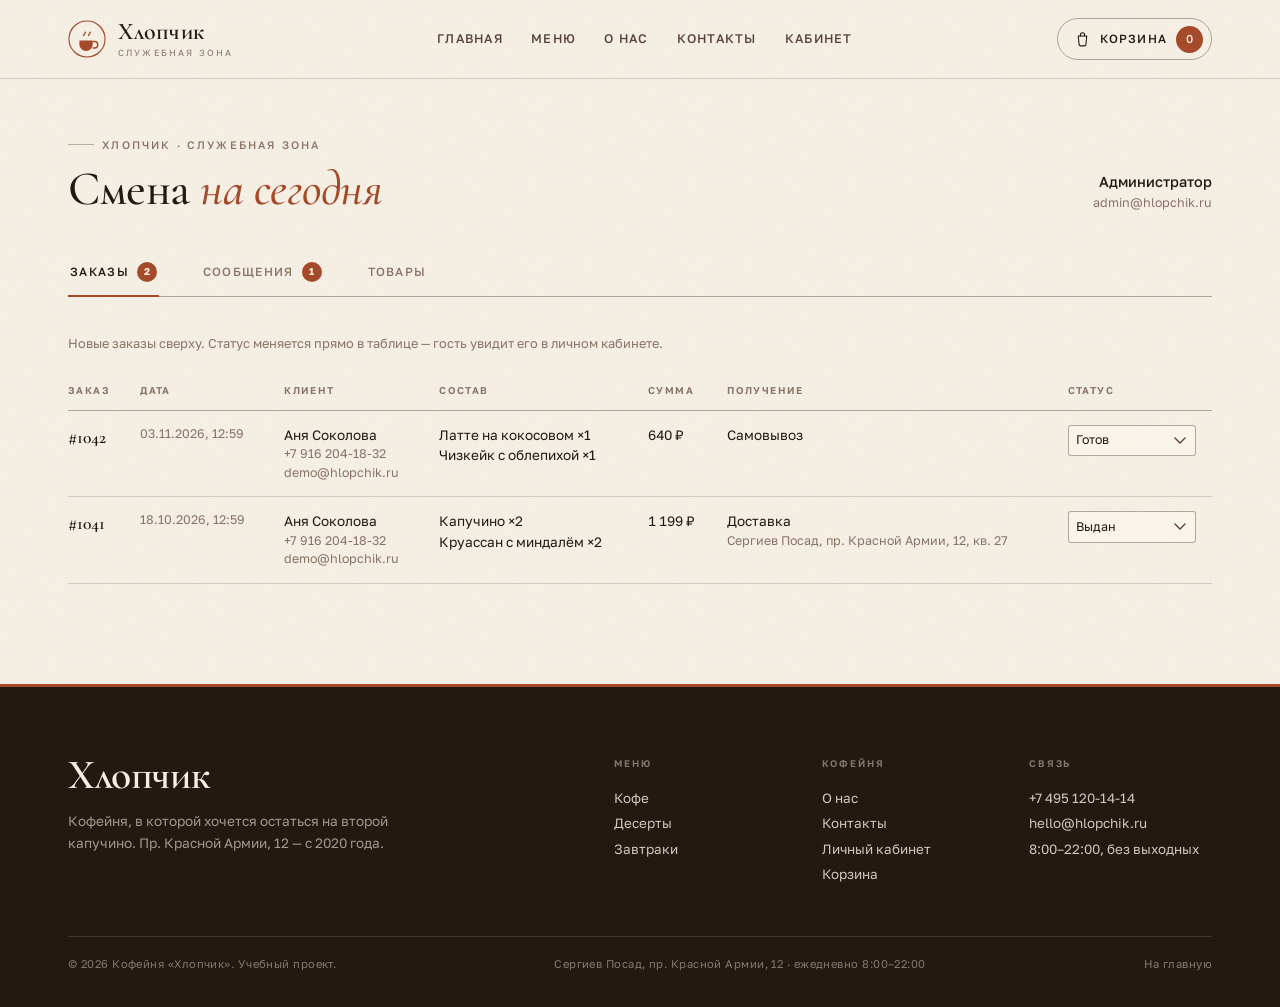
<file: admin.html>
<!DOCTYPE html>
<html lang="ru"><head>
  <meta charset="utf-8">
  <meta name="viewport" content="width=device-width, initial-scale=1">
  <title>Администрирование — кофейня «Хлопчик»</title>
  <meta name="robots" content="noindex">
  <link rel="stylesheet" href="css/style.css">
</head>
<body data-page="admin">

<a class="skip" href="#main">Перейти к содержимому</a>

<header class="head" id="head">
  <div class="wrap head__in">
    <a class="brand" href="index.html" aria-label="Хлопчик — на главную">
      <svg class="brand__mark" viewBox="0 0 40 40" aria-hidden="true">
        <circle cx="20" cy="20" r="19" fill="none" stroke="currentColor" stroke-width="1.2"></circle>
        <path d="M12 21.5h14v4.2a7 7 0 0 1-7 7 7 7 0 0 1-7-7v-4.2Z" fill="currentColor"></path>
        <path d="M26 22.6h1.9a3.4 3.4 0 0 1 0 6.8H26" fill="none" stroke="currentColor" stroke-width="1.5"></path>
        <path d="M16.5 16.4c0-1.8 1.8-1.8 1.8-3.6M21.7 16.4c0-1.8 1.8-1.8 1.8-3.6" fill="none" stroke="currentColor" stroke-width="1.4" stroke-linecap="round"></path>
      </svg>
      <span class="brand__text">
        <span class="brand__name">Хлопчик</span>
        <span class="brand__sub">служебная зона</span>
      </span>
    </a>

    <nav class="nav" id="nav" aria-label="Основная навигация">
      <a href="index.html" data-nav="home">Главная</a>
      <a href="menu.html" data-nav="menu">Меню</a>
      <a href="about.html" data-nav="about">О нас</a>
      <a href="contacts.html" data-nav="contacts">Контакты</a>
      <a href="account.html" data-nav="account">Кабинет</a>
    </nav>

    <div class="head__actions">
      <a class="cart-pill" href="cart.html" aria-label="Корзина">
        <svg viewBox="0 0 24 24" fill="none" stroke="currentColor" stroke-width="1.5" aria-hidden="true">
          <path d="M6 7h12l-1.2 12.2a2 2 0 0 1-2 1.8H9.2a2 2 0 0 1-2-1.8L6 7Z" stroke-linejoin="round"></path>
          <path d="M9 7V5.6A3 3 0 0 1 12 2.6a3 3 0 0 1 3 3V7" stroke-linecap="round"></path>
        </svg>
        <span class="cart-pill__label">Корзина</span>
        <span class="cart-pill__count" data-cart-count="">0</span>
      </a>
      <button class="burger" id="burger" aria-label="Открыть меню" aria-expanded="false" aria-controls="nav">
        <span></span><span></span><span></span>
      </button>
    </div>
  </div>
</header>

<main id="main">

  <!-- ЗАЩИТА: вход администратора -->
  <div class="wrap" id="admin-guard" hidden="">
    <div class="admin-guard">
      <p class="eyebrow eyebrow--plain" style="justify-content:center">Служебный вход</p>
      <h1>Панель<br><em>администратора</em></h1>
      <p>Заказы, сообщения и каталог. Доступ только у сотрудников кофейни.</p>

      <div id="guard-signed-out" hidden="">
        <form class="form" id="admin-login" novalidate="">
          <div class="alert" id="admin-alert" role="alert"></div>
          <div class="field" data-field="email">
            <label for="adm-email">E-mail</label>
            <input class="input" id="adm-email" name="email" type="email" autocomplete="username" placeholder="admin@hlopchik.ru">
            <span class="field__err"></span>
          </div>
          <div class="field" data-field="password">
            <label for="adm-password">Пароль</label>
            <input class="input" id="adm-password" name="password" type="password" autocomplete="current-password" placeholder="••••••••">
            <span class="field__err"></span>
          </div>
          <button class="btn btn--rust btn--block" type="submit">Войти</button>
        </form>
        <p class="small muted" style="margin-top:16px">Демо-доступ: admin@hlopchik.ru / admin1234</p>
      </div>

      <div id="guard-signed-in">
        <p style="margin-bottom:20px">Вы вошли как <b id="guard-name">Администратор</b>, но у аккаунта нет прав администратора.</p>
        <div class="row" style="justify-content:center;flex-wrap:wrap">
          <button class="btn btn--ghost" id="guard-logout" type="button">Выйти</button>
          <a class="btn btn--rust" href="account.html">В личный кабинет</a>
        </div>
      </div>
    </div>
  </div>

  <!-- ПАНЕЛЬ -->
  <section id="admin-app">
    <div class="wrap admin-head">
      <div>
        <p class="eyebrow">Хлопчик · служебная зона</p>
        <h1>Смена <em>на сегодня</em></h1>
      </div>
      <div class="admin-user">
        <b id="admin-name">Администратор</b>
        <span id="admin-mail">admin@hlopchik.ru</span>
      </div>
    </div>

    <div class="wrap">
      <div class="admin-tabs" role="tablist" aria-label="Разделы панели">
        <button class="admin-tab" id="atab-orders" role="tab" data-tab="orders" aria-selected="true" aria-controls="tab-orders">
          Заказы <b id="count-orders">2</b>
        </button>
        <button class="admin-tab" id="atab-messages" role="tab" data-tab="messages" aria-selected="false" aria-controls="tab-messages">
          Сообщения <b id="count-messages">1</b>
        </button>
        <button class="admin-tab" id="atab-products" role="tab" data-tab="products" aria-selected="false" aria-controls="tab-products">
          Товары
        </button>
      </div>
    </div>

    <div class="wrap admin-body">

      <!-- заказы -->
      <div class="panel" id="tab-orders" role="tabpanel" aria-labelledby="atab-orders">
        <div class="admin-toolbar">
          <p>Новые заказы сверху. Статус меняется прямо в таблице — гость увидит его в личном кабинете.</p>
        </div>
        <div class="table-wrap">
          <table class="table">
            <thead>
              <tr>
                <th>Заказ</th>
                <th>Дата</th>
                <th>Клиент</th>
                <th>Состав</th>
                <th>Сумма</th>
                <th>Получение</th>
                <th>Статус</th>
              </tr>
            </thead>
            <tbody id="admin-orders-body"><tr><td class="table__num">#1042</td><td class="table__muted">03.11.2026, 12:59</td><td>Аня Соколова<div class="table__muted">+7 916 204-18-32</div><div class="table__muted">demo@hlopchik.ru</div></td><td>Латте на кокосовом ×1<br>Чизкейк с облепихой ×1</td><td class="table__sum">640 ₽</td><td>Самовывоз</td><td><select class="select select--cell" data-status="o_1042" aria-label="Статус заказа"><option value="new">Новый</option><option value="cooking">Готовится</option><option value="ready" selected="">Готов</option><option value="done">Выдан</option><option value="canceled">Отменён</option></select></td></tr><tr><td class="table__num">#1041</td><td class="table__muted">18.10.2026, 12:59</td><td>Аня Соколова<div class="table__muted">+7 916 204-18-32</div><div class="table__muted">demo@hlopchik.ru</div></td><td>Капучино ×2<br>Круассан с миндалём ×2</td><td class="table__sum">1&nbsp;199 ₽</td><td>Доставка<div class="table__muted">Сергиев Посад, пр. Красной Армии, 12, кв. 27</div></td><td><select class="select select--cell" data-status="o_1041" aria-label="Статус заказа"><option value="new">Новый</option><option value="cooking">Готовится</option><option value="ready">Готов</option><option value="done" selected="">Выдан</option><option value="canceled">Отменён</option></select></td></tr></tbody>
          </table>
        </div>
        <div class="empty" id="admin-orders-empty" hidden="">
          <h3>Заказов пока нет</h3>
          <p>Как только гость оформит заказ, он появится здесь.</p>
        </div>
      </div>

      <!-- сообщения -->
      <div class="panel" id="tab-messages" role="tabpanel" aria-labelledby="atab-messages" hidden="">
        <div class="admin-toolbar">
          <p>Обращения из формы на странице «Контакты».</p>
        </div>
        <div id="admin-messages"><article class="message-card is-unread"><div><div class="message-card__top"><span class="message-card__name">Марина</span><span class="message-card__mail">marina.k@example.com</span><span class="message-card__topic">Вопрос по заказу</span></div><p class="message-card__text">Добрый день! Можно ли забрать заказ не в 9:00, а в 8:30? Очень нужно успеть на поезд.</p></div><div style="text-align:right"><div class="message-card__date">04.11.2026, 10:59</div><button class="text-btn" style="margin-top:10px" data-read="m_mw3diwh4w33dy">Отметить прочитанным</button></div></article></div>
        <div class="empty" id="admin-messages-empty" hidden="">
          <h3>Сообщений нет</h3>
          <p>Пока тихо — видимо, всем всё нравится.</p>
        </div>
      </div>

      <!-- товары -->
      <div class="panel" id="tab-products" role="tabpanel" aria-labelledby="atab-products" hidden="">
        <div class="admin-toolbar">
          <p>Базовый каталог кофейни: 11 позиций. Новые товары добавляются кнопкой справа.</p>
          <div class="admin-actions">
            <button class="btn btn--ghost btn--sm" id="reset-products" type="button">Сбросить каталог</button>
            <button class="btn btn--rust btn--sm" id="add-product" type="button">Добавить товар</button>
          </div>
        </div>
        <div class="table-wrap">
          <table class="table admin-products">
            <thead>
              <tr>
                <th>Фото</th>
                <th>Название</th>
                <th>Категория</th>
                <th>Цена</th>
                <th>Действия</th>
              </tr>
            </thead>
            <tbody id="admin-products-body"><tr><td><div class="admin-thumb"><img src="images/menu/espresso.jpg" alt="Эспрессо «Хлопчик»"></div></td><td><b>Эспрессо «Хлопчик»</b><div class="table__muted">наш бленд</div></td><td>Кофе</td><td class="table__sum">180 ₽</td><td><div class="row-actions"><button class="text-btn" data-edit="espresso">Изменить</button><button class="text-btn" data-del="espresso">Удалить</button></div></td></tr><tr><td><div class="admin-thumb"><img src="images/menu/cappuccino.jpg" alt="Капучино"></div></td><td><b>Капучино</b></td><td>Кофе</td><td class="table__sum">260 ₽</td><td><div class="row-actions"><button class="text-btn" data-edit="cappuccino">Изменить</button><button class="text-btn" data-del="cappuccino">Удалить</button></div></td></tr><tr><td><div class="admin-thumb"><img src="images/menu/latte-coconut.jpg" alt="Латте на кокосовом"></div></td><td><b>Латте на кокосовом</b></td><td>Кофе</td><td class="table__sum">320 ₽</td><td><div class="row-actions"><button class="text-btn" data-edit="latte-coconut">Изменить</button><button class="text-btn" data-del="latte-coconut">Удалить</button></div></td></tr><tr><td><div class="admin-thumb"><img src="images/menu/raf-vanilla.jpg" alt="Раф ванильный"></div></td><td><b>Раф ванильный</b><div class="table__muted">берут чаще всего</div></td><td>Кофе</td><td class="table__sum">340 ₽</td><td><div class="row-actions"><button class="text-btn" data-edit="raf-vanilla">Изменить</button><button class="text-btn" data-del="raf-vanilla">Удалить</button></div></td></tr><tr><td><div class="admin-thumb"><img src="images/menu/filter-ethiopia.jpg" alt="Фильтр Эфиопия"></div></td><td><b>Фильтр Эфиопия</b></td><td>Кофе</td><td class="table__sum">290 ₽</td><td><div class="row-actions"><button class="text-btn" data-edit="filter-ethiopia">Изменить</button><button class="text-btn" data-del="filter-ethiopia">Удалить</button></div></td></tr><tr><td><div class="admin-thumb"><img src="images/menu/croissant-almond.jpg" alt="Круассан с миндалём"></div></td><td><b>Круассан с миндалём</b><div class="table__muted">свежее</div></td><td>Десерты</td><td class="table__sum">240 ₽</td><td><div class="row-actions"><button class="text-btn" data-edit="croissant-almond">Изменить</button><button class="text-btn" data-del="croissant-almond">Удалить</button></div></td></tr><tr><td><div class="admin-thumb"><img src="images/menu/cheesecake-seabuckthorn.jpg" alt="Чизкейк с облепихой"></div></td><td><b>Чизкейк с облепихой</b></td><td>Десерты</td><td class="table__sum">320 ₽</td><td><div class="row-actions"><button class="text-btn" data-edit="cheesecake-seabuckthorn">Изменить</button><button class="text-btn" data-del="cheesecake-seabuckthorn">Удалить</button></div></td></tr><tr><td><div class="admin-thumb"><img src="images/menu/cinnamon-roll.jpg" alt="Синнабон"></div></td><td><b>Синнабон</b></td><td>Десерты</td><td class="table__sum">280 ₽</td><td><div class="row-actions"><button class="text-btn" data-edit="cinnamon-roll">Изменить</button><button class="text-btn" data-del="cinnamon-roll">Удалить</button></div></td></tr><tr><td><div class="admin-thumb"><img src="images/menu/avocado-toast.jpg" alt="Тост с авокадо"></div></td><td><b>Тост с авокадо</b></td><td>Завтраки</td><td class="table__sum">420 ₽</td><td><div class="row-actions"><button class="text-btn" data-edit="avocado-toast">Изменить</button><button class="text-btn" data-del="avocado-toast">Удалить</button></div></td></tr><tr><td><div class="admin-thumb"><img src="images/menu/omelette-tomato.jpg" alt="Омлет с томатами"></div></td><td><b>Омлет с томатами</b></td><td>Завтраки</td><td class="table__sum">390 ₽</td><td><div class="row-actions"><button class="text-btn" data-edit="omelette-tomato">Изменить</button><button class="text-btn" data-del="omelette-tomato">Удалить</button></div></td></tr><tr><td><div class="admin-thumb"><img src="images/menu/granola-berries.jpg" alt="Гранола с ягодами"></div></td><td><b>Гранола с ягодами</b></td><td>Завтраки</td><td class="table__sum">350 ₽</td><td><div class="row-actions"><button class="text-btn" data-edit="granola-berries">Изменить</button><button class="text-btn" data-del="granola-berries">Удалить</button></div></td></tr></tbody>
          </table>
        </div>
      </div>

    </div>
  </section>
</main>

<!-- РЕДАКТОР ТОВАРА -->
<div class="modal" id="product-modal" aria-hidden="true">
  <div class="modal__backdrop" data-close=""></div>
  <div class="modal__panel" role="dialog" aria-modal="true" aria-labelledby="product-modal-title">
    <button class="modal__x" type="button" data-close="" aria-label="Закрыть">×</button>
    <p class="eyebrow">Каталог</p>
    <h2 class="modal__title" id="product-modal-title">Новый товар</h2>

    <form class="form" id="product-form" novalidate="">
      <input type="hidden" name="id">
      <div class="form__grid">
        <div class="field form__full" data-field="title">
          <label for="pr-title">Название</label>
          <input class="input" id="pr-title" name="title" type="text" placeholder="Например: Флэт уайт">
          <span class="field__err"></span>
        </div>
        <div class="field" data-field="category">
          <label for="pr-category">Категория</label>
          <select class="select" id="pr-category" name="category"></select>
          <span class="field__err"></span>
        </div>
        <div class="field" data-field="price">
          <label for="pr-price">Цена, ₽</label>
          <input class="input" id="pr-price" name="price" type="number" min="0" step="10" placeholder="260">
          <span class="field__err"></span>
        </div>
        <div class="field form__full" data-field="description">
          <label for="pr-desc">Описание</label>
          <textarea class="textarea" id="pr-desc" name="description" placeholder="Коротко: вкус, состав, почему стоит взять"></textarea>
          <span class="field__err"></span>
        </div>
        <div class="field" data-field="badge">
          <label for="pr-badge">Метка <span class="muted">(необязательно)</span></label>
          <input class="input" id="pr-badge" name="badge" type="text" placeholder="новинка">
        </div>
        <div class="field form__full" data-field="image">
          <label for="pr-image">Фото <span class="muted">(путь к файлу или ссылка)</span></label>
          <input class="input" id="pr-image" name="image" type="text" placeholder="images/menu/latte.jpg">
          <span class="field__hint">Если оставить пустым, в карточке будет заглушка <code>images/menu/placeholder.jpg</code>.</span>
        </div>
      </div>
      <div class="form__foot">
        <button class="btn btn--rust" type="submit">Сохранить</button>
        <span class="form__notice">Товар сразу появится в меню и в корзине.</span>
      </div>
    </form>
  </div>
</div>

<footer class="foot">
  <div class="wrap">
    <div class="foot__top">
      <div class="foot__brand">
        <p class="foot__word">Хлопчик</p>
        <p class="foot__tag">Кофейня, в которой хочется остаться на второй капучино. Пр. Красной Армии, 12 — с 2020 года.</p>
      </div>
      <div class="foot__cols">
        <div class="foot__col">
          <h3>Меню</h3>
          <a href="menu.html#coffee">Кофе</a>
          <a href="menu.html#desserts">Десерты</a>
          <a href="menu.html#breakfast">Завтраки</a>
        </div>
        <div class="foot__col">
          <h3>Кофейня</h3>
          <a href="about.html">О нас</a>
          <a href="contacts.html">Контакты</a>
          <a href="account.html">Личный кабинет</a>
          <a href="cart.html">Корзина</a>
        </div>
        <div class="foot__col">
          <h3>Связь</h3>
          <a href="tel:+74951201414">+7 495 120-14-14</a>
          <a href="mailto:hello@hlopchik.ru">hello@hlopchik.ru</a>
          <span>8:00–22:00, без выходных</span>
        </div>
      </div>
    </div>
    <div class="foot__bottom">
      <span>© 2026 Кофейня «Хлопчик». Учебный проект.</span>
      <span>Сергиев Посад, пр. Красной Армии, 12 · ежедневно 8:00–22:00</span>
      <a href="index.html">На главную</a>
    </div>
  </div>
</footer>

<div class="toasts" id="toasts" aria-live="polite" aria-atomic="false"></div>

</body>
</html>
</file>
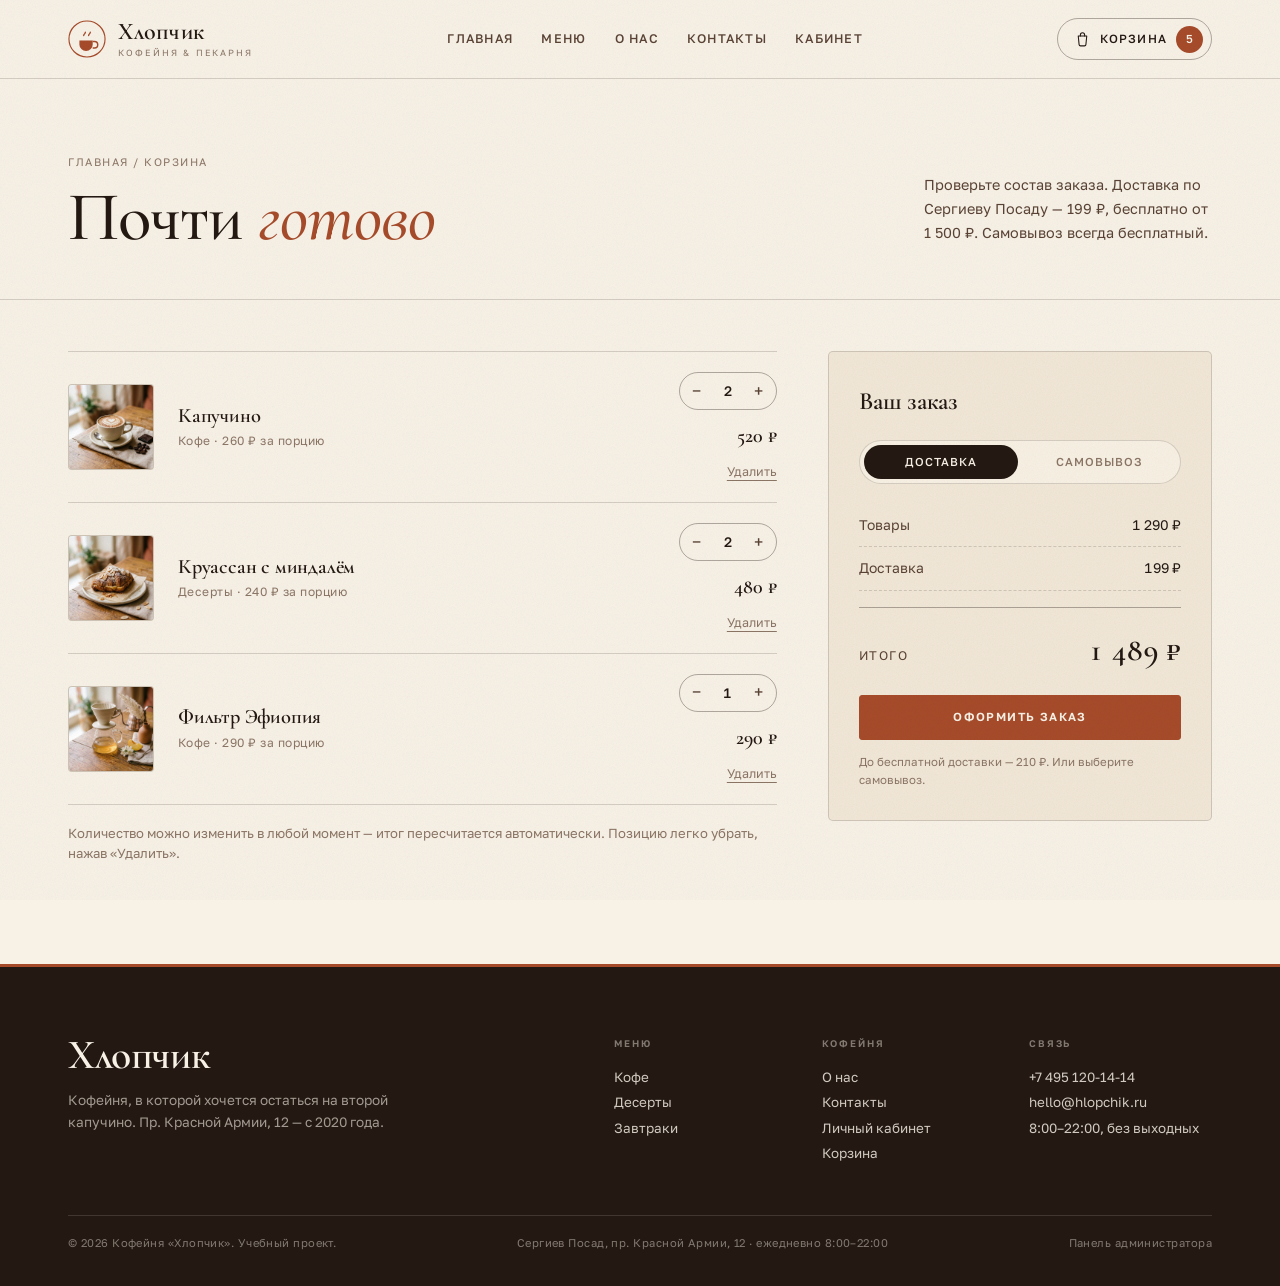
<file: cart.html>
<!DOCTYPE html>
<html lang="ru"><head>
  <meta charset="utf-8">
  <meta name="viewport" content="width=device-width, initial-scale=1">
  <title>Корзина — кофейня «Хлопчик»</title>
  <meta name="description" content="Ваш заказ в кофейне «Хлопчик»: проверьте состав, выберите доставку или самовывоз и оформите заказ.">
  <link rel="stylesheet" href="css/style.css">
</head>
<body data-page="cart">

<a class="skip" href="#main">Перейти к содержимому</a>

<header class="head" id="head">
  <div class="wrap head__in">
    <a class="brand" href="index.html" aria-label="Хлопчик — на главную">
      <svg class="brand__mark" viewBox="0 0 40 40" aria-hidden="true">
        <circle cx="20" cy="20" r="19" fill="none" stroke="currentColor" stroke-width="1.2"></circle>
        <path d="M12 21.5h14v4.2a7 7 0 0 1-7 7 7 7 0 0 1-7-7v-4.2Z" fill="currentColor"></path>
        <path d="M26 22.6h1.9a3.4 3.4 0 0 1 0 6.8H26" fill="none" stroke="currentColor" stroke-width="1.5"></path>
        <path d="M16.5 16.4c0-1.8 1.8-1.8 1.8-3.6M21.7 16.4c0-1.8 1.8-1.8 1.8-3.6" fill="none" stroke="currentColor" stroke-width="1.4" stroke-linecap="round"></path>
      </svg>
      <span class="brand__text">
        <span class="brand__name">Хлопчик</span>
        <span class="brand__sub">кофейня &amp; пекарня</span>
      </span>
    </a>

    <nav class="nav" id="nav" aria-label="Основная навигация">
      <a href="index.html" data-nav="home">Главная</a>
      <a href="menu.html" data-nav="menu">Меню</a>
      <a href="about.html" data-nav="about">О нас</a>
      <a href="contacts.html" data-nav="contacts">Контакты</a>
      <a href="account.html" data-nav="account">Кабинет</a>
    </nav>

    <div class="head__actions">
      <a class="cart-pill" href="cart.html" aria-label="Корзина">
        <svg viewBox="0 0 24 24" fill="none" stroke="currentColor" stroke-width="1.5" aria-hidden="true">
          <path d="M6 7h12l-1.2 12.2a2 2 0 0 1-2 1.8H9.2a2 2 0 0 1-2-1.8L6 7Z" stroke-linejoin="round"></path>
          <path d="M9 7V5.6A3 3 0 0 1 12 2.6a3 3 0 0 1 3 3V7" stroke-linecap="round"></path>
        </svg>
        <span class="cart-pill__label">Корзина</span>
        <span class="cart-pill__count" data-cart-count="">5</span>
      </a>
      <button class="burger" id="burger" aria-label="Открыть меню" aria-expanded="false" aria-controls="nav">
        <span></span><span></span><span></span>
      </button>
    </div>
  </div>
</header>

<main id="main">
  <div class="page-head">
    <div class="wrap page-head__in">
      <div>
        <p class="crumbs"><a href="index.html">Главная</a> / Корзина</p>
        <h1>Почти <em>готово</em></h1>
      </div>
      <p class="page-head__aside">Проверьте состав заказа. Доставка по Сергиеву Посаду — 199 ₽, бесплатно от 1 500 ₽. Самовывоз всегда бесплатный.</p>
    </div>
  </div>

  <div class="wrap">
    <div class="cart-layout" id="cart-layout">
      <div>
        <div class="cart-list" id="cart-list"><div class="cart-item" data-id="cappuccino"><div class="cart-item__thumb"><img src="images/menu/cappuccino.jpg" alt="Капучино"></div><div><h3 class="cart-item__title">Капучино</h3><p class="cart-item__meta">Кофе · 260 ₽ за порцию</p></div><div class="cart-item__side"><div class="stepper"><button type="button" data-dec="" aria-label="Уменьшить количество">−</button><span>2</span><button type="button" data-inc="" aria-label="Увеличить количество">+</button></div><span class="cart-item__price">520 ₽</span><button type="button" class="text-btn" data-remove="">Удалить</button></div></div><div class="cart-item" data-id="croissant-almond"><div class="cart-item__thumb"><img src="images/menu/croissant-almond.jpg" alt="Круассан с миндалём"></div><div><h3 class="cart-item__title">Круассан с миндалём</h3><p class="cart-item__meta">Десерты · 240 ₽ за порцию</p></div><div class="cart-item__side"><div class="stepper"><button type="button" data-dec="" aria-label="Уменьшить количество">−</button><span>2</span><button type="button" data-inc="" aria-label="Увеличить количество">+</button></div><span class="cart-item__price">480 ₽</span><button type="button" class="text-btn" data-remove="">Удалить</button></div></div><div class="cart-item" data-id="filter-ethiopia"><div class="cart-item__thumb"><img src="images/menu/filter-ethiopia.jpg" alt="Фильтр Эфиопия"></div><div><h3 class="cart-item__title">Фильтр Эфиопия</h3><p class="cart-item__meta">Кофе · 290 ₽ за порцию</p></div><div class="cart-item__side"><div class="stepper"><button type="button" data-dec="" aria-label="Уменьшить количество">−</button><span>1</span><button type="button" data-inc="" aria-label="Увеличить количество">+</button></div><span class="cart-item__price">290 ₽</span><button type="button" class="text-btn" data-remove="">Удалить</button></div></div></div>
        <p class="small muted" style="margin-top:18px">Количество можно изменить в любой момент — итог пересчитается автоматически. Позицию легко убрать, нажав «Удалить».</p>
      </div>

      <aside class="summary" id="cart-summary">
        <h2 class="summary__title">Ваш заказ</h2>

        <div class="seg" role="radiogroup" aria-label="Способ получения">
          <label>
            <input type="radio" name="method" value="delivery" checked="">
            <span>Доставка</span>
          </label>
          <label>
            <input type="radio" name="method" value="pickup">
            <span>Самовывоз</span>
          </label>
        </div>

        <dl class="summary__rows">
          <div><dt>Товары</dt><dd id="sum-subtotal">1&nbsp;290 ₽</dd></div>
          <div><dt id="sum-delivery-label">Доставка</dt><dd id="sum-delivery">199 ₽</dd></div>
        </dl>

        <div class="summary__total">
          <span>Итого</span>
          <strong id="sum-total">1&nbsp;489 ₽</strong>
        </div>

        <button class="btn btn--rust btn--block summary__cta" id="checkout-open" type="button">Оформить заказ</button>
        <p class="summary__note" id="summary-note">До бесплатной доставки — 210 ₽. Или выберите самовывоз.</p>
      </aside>
    </div>

    <div class="empty" id="cart-empty" hidden="" style="margin-block:48px 80px">
      <h3>Корзина пока пустая</h3>
      <p>Самое время это исправить — в меню есть капучино и свежие круассаны.</p>
      <a class="btn btn--rust" href="menu.html">Перейти в меню</a>
    </div>
  </div>
</main>

<!-- ОФОРМЛЕНИЕ ЗАКАЗА -->
<div class="modal" id="checkout" aria-hidden="true">
  <div class="modal__backdrop" data-close=""></div>
  <div class="modal__panel" role="dialog" aria-modal="true" aria-labelledby="checkout-title">
    <button class="modal__x" type="button" data-close="" aria-label="Закрыть">×</button>

    <div id="checkout-wrap">
      <p class="eyebrow">Последний шаг</p>
      <h2 class="modal__title" id="checkout-title">Оформление заказа</h2>

      <form class="form" id="checkout-form" novalidate="">
        <div class="alert" id="checkout-alert" role="alert"></div>

        <div class="form__grid">
          <div class="field" data-field="name">
            <label for="co-name">Имя</label>
            <input class="input" id="co-name" name="name" type="text" autocomplete="name" placeholder="Как к вам обращаться">
            <span class="field__err"></span>
          </div>
          <div class="field" data-field="phone">
            <label for="co-phone">Телефон</label>
            <input class="input" id="co-phone" name="phone" type="tel" autocomplete="tel" placeholder="+7 900 000-00-00">
            <span class="field__err"></span>
          </div>
          <div class="field form__full" data-field="email">
            <label for="co-email">E-mail</label>
            <input class="input" id="co-email" name="email" type="email" autocomplete="email" placeholder="you@example.com">
            <span class="field__err"></span>
          </div>
          <div class="field form__full" data-field="address" id="co-address-field">
            <label for="co-address">Адрес доставки</label>
            <input class="input" id="co-address" name="address" type="text" autocomplete="street-address" placeholder="Улица, дом, квартира">
            <span class="field__err"></span>
          </div>
          <div class="field form__full" data-field="payment">
            <label for="co-payment">Оплата</label>
            <select class="select" id="co-payment" name="payment">
              <option value="card">Картой при получении</option>
              <option value="cash">Наличными при получении</option>
              <option value="transfer">Переводом по счёту</option>
            </select>
            <span class="field__err"></span>
          </div>
          <div class="field form__full" data-field="comment">
            <label for="co-comment">Комментарий <span class="muted">(необязательно)</span></label>
            <textarea class="textarea" id="co-comment" name="comment" placeholder="Например: позвонить за 10 минут, без сахара"></textarea>
            <span class="field__err"></span>
          </div>
        </div>

        <div class="form__foot">
          <button class="btn btn--rust" type="submit">Подтвердить заказ</button>
          <span class="form__notice">Итого: <b id="checkout-total">1&nbsp;489 ₽</b> · способ получения: <span id="checkout-method">доставка</span></span>
        </div>
      </form>
    </div>

    <div class="success" id="checkout-done" hidden="">
      <div class="success__mark">
        <svg viewBox="0 0 24 24" fill="none" stroke="currentColor" stroke-width="1.6" aria-hidden="true">
          <path d="m4 12.5 5 5L20 6.5" stroke-linecap="round" stroke-linejoin="round"></path>
        </svg>
      </div>
      <h3>Заказ принят</h3>
      <p>Мы уже начали готовить. Номер заказа — <span class="success__num" id="order-number">#0000</span>. Сохраните его: по нему мы найдём вас на стойке.</p>
      <p class="small muted" style="margin-top:12px">Детали заказа появятся в личном кабинете, если вы вошли в аккаунт.</p>
      <div class="success__actions">
        <a class="btn btn--ghost" href="menu.html">Вернуться в меню</a>
        <a class="btn btn--rust" href="account.html">Личный кабинет</a>
      </div>
    </div>
  </div>
</div>

<footer class="foot">
  <div class="wrap">
    <div class="foot__top">
      <div class="foot__brand">
        <p class="foot__word">Хлопчик</p>
        <p class="foot__tag">Кофейня, в которой хочется остаться на второй капучино. Пр. Красной Армии, 12 — с 2020 года.</p>
      </div>
      <div class="foot__cols">
        <div class="foot__col">
          <h3>Меню</h3>
          <a href="menu.html#coffee">Кофе</a>
          <a href="menu.html#desserts">Десерты</a>
          <a href="menu.html#breakfast">Завтраки</a>
        </div>
        <div class="foot__col">
          <h3>Кофейня</h3>
          <a href="about.html">О нас</a>
          <a href="contacts.html">Контакты</a>
          <a href="account.html">Личный кабинет</a>
          <a href="cart.html">Корзина</a>
        </div>
        <div class="foot__col">
          <h3>Связь</h3>
          <a href="tel:+74951201414">+7 495 120-14-14</a>
          <a href="mailto:hello@hlopchik.ru">hello@hlopchik.ru</a>
          <span>8:00–22:00, без выходных</span>
        </div>
      </div>
    </div>
    <div class="foot__bottom">
      <span>© 2026 Кофейня «Хлопчик». Учебный проект.</span>
      <span>Сергиев Посад, пр. Красной Армии, 12 · ежедневно 8:00–22:00</span>
      <a href="admin.html">Панель администратора</a>
    </div>
  </div>
</footer>

<div class="toasts" id="toasts" aria-live="polite" aria-atomic="false"></div>

</body>
</html>
</file>
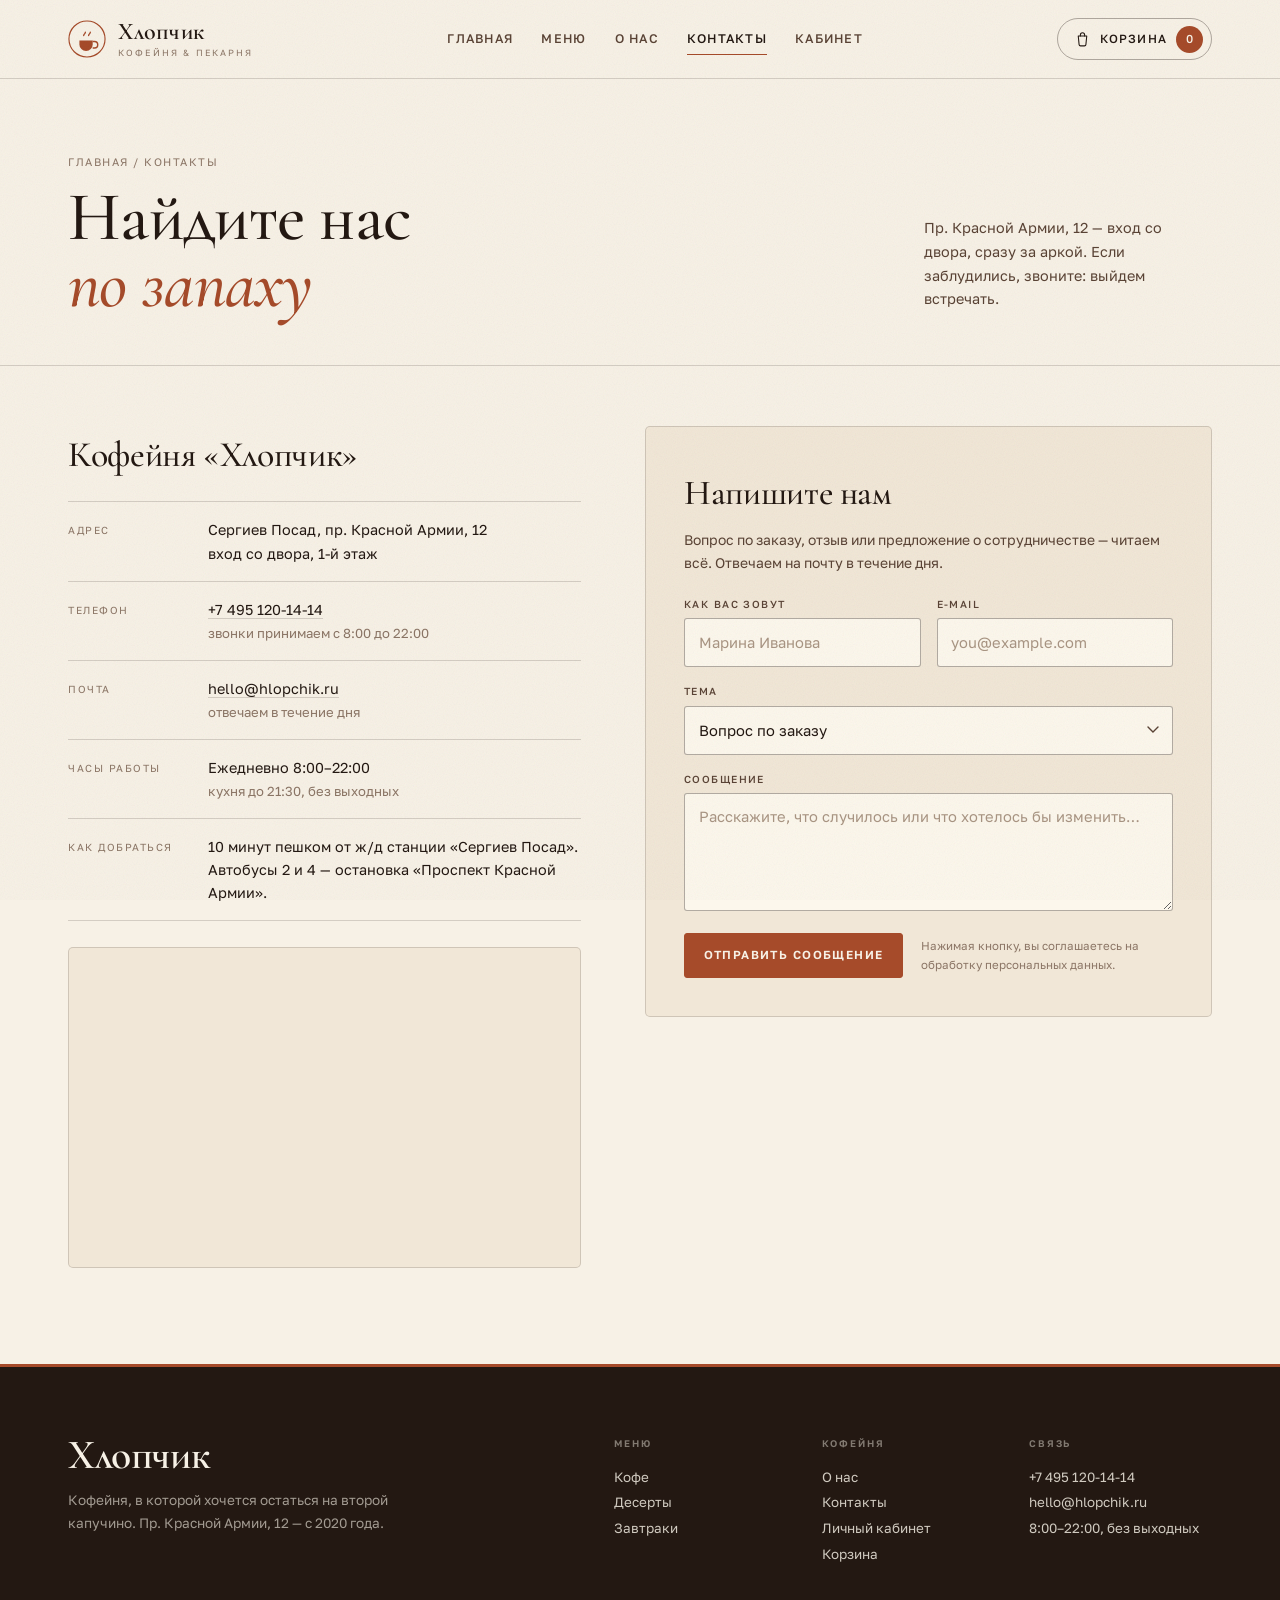
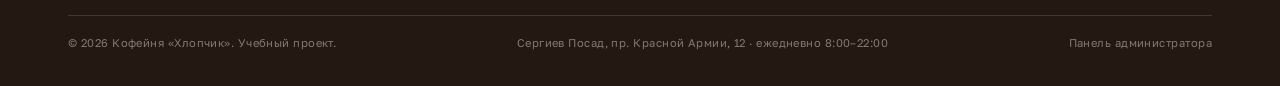
<file: contacts.html>
<!DOCTYPE html>
<html lang="ru"><head>
  <meta charset="utf-8">
  <meta name="viewport" content="width=device-width, initial-scale=1">
  <title>Контакты — кофейня «Хлопчик»</title>
  <meta name="description" content="Адрес, телефон и часы работы кофейни «Хлопчик». Форма обратной связи для вопросов и отзывов.">
  <link rel="stylesheet" href="css/style.css">
</head>
<body data-page="contacts">

<a class="skip" href="#main">Перейти к содержимому</a>

<header class="head" id="head">
  <div class="wrap head__in">
    <a class="brand" href="index.html" aria-label="Хлопчик — на главную">
      <svg class="brand__mark" viewBox="0 0 40 40" aria-hidden="true">
        <circle cx="20" cy="20" r="19" fill="none" stroke="currentColor" stroke-width="1.2"></circle>
        <path d="M12 21.5h14v4.2a7 7 0 0 1-7 7 7 7 0 0 1-7-7v-4.2Z" fill="currentColor"></path>
        <path d="M26 22.6h1.9a3.4 3.4 0 0 1 0 6.8H26" fill="none" stroke="currentColor" stroke-width="1.5"></path>
        <path d="M16.5 16.4c0-1.8 1.8-1.8 1.8-3.6M21.7 16.4c0-1.8 1.8-1.8 1.8-3.6" fill="none" stroke="currentColor" stroke-width="1.4" stroke-linecap="round"></path>
      </svg>
      <span class="brand__text">
        <span class="brand__name">Хлопчик</span>
        <span class="brand__sub">кофейня &amp; пекарня</span>
      </span>
    </a>

    <nav class="nav" id="nav" aria-label="Основная навигация">
      <a href="index.html" data-nav="home">Главная</a>
      <a href="menu.html" data-nav="menu">Меню</a>
      <a href="about.html" data-nav="about">О нас</a>
      <a href="contacts.html" data-nav="contacts" class="is-active" aria-current="page">Контакты</a>
      <a href="account.html" data-nav="account">Кабинет</a>
    </nav>

    <div class="head__actions">
      <a class="cart-pill" href="cart.html" aria-label="Корзина">
        <svg viewBox="0 0 24 24" fill="none" stroke="currentColor" stroke-width="1.5" aria-hidden="true">
          <path d="M6 7h12l-1.2 12.2a2 2 0 0 1-2 1.8H9.2a2 2 0 0 1-2-1.8L6 7Z" stroke-linejoin="round"></path>
          <path d="M9 7V5.6A3 3 0 0 1 12 2.6a3 3 0 0 1 3 3V7" stroke-linecap="round"></path>
        </svg>
        <span class="cart-pill__label">Корзина</span>
        <span class="cart-pill__count" data-cart-count="">0</span>
      </a>
      <button class="burger" id="burger" aria-label="Открыть меню" aria-expanded="false" aria-controls="nav">
        <span></span><span></span><span></span>
      </button>
    </div>
  </div>
</header>

<main id="main">
  <div class="page-head">
    <div class="wrap page-head__in">
      <div>
        <p class="crumbs"><a href="index.html">Главная</a> / Контакты</p>
        <h1>Найдите нас<br><em>по запаху</em></h1>
      </div>
      <p class="page-head__aside">Пр. Красной Армии, 12 — вход со двора, сразу за аркой. Если заблудились, звоните: выйдем встречать.</p>
    </div>
  </div>

  <div class="wrap">
    <div class="contacts-grid">

      <div class="contacts-info">
        <h2>Кофейня «Хлопчик»</h2>
        <dl class="contact-block">
          <div class="contact-row">
            <dt>Адрес</dt>
            <dd>Сергиев Посад, пр. Красной Армии, 12<br>вход со двора, 1-й этаж</dd>
          </div>
          <div class="contact-row">
            <dt>Телефон</dt>
            <dd><a href="tel:+74951201414">+7 495 120-14-14</a><br><span class="small muted">звонки принимаем с 8:00 до 22:00</span></dd>
          </div>
          <div class="contact-row">
            <dt>Почта</dt>
            <dd><a href="mailto:hello@hlopchik.ru">hello@hlopchik.ru</a><br><span class="small muted">отвечаем в течение дня</span></dd>
          </div>
          <div class="contact-row">
            <dt>Часы работы</dt>
            <dd>Ежедневно 8:00–22:00<br><span class="small muted">кухня до 21:30, без выходных</span></dd>
          </div>
          <div class="contact-row">
            <dt>Как добраться</dt>
            <dd>10 минут пешком от ж/д станции «Сергиев Посад». Автобусы 2 и 4 — остановка «Проспект Красной Армии».</dd>
          </div>
        </dl>

        <div class="map">
          <iframe
            src="https://yandex.ru/map-widget/v1/?ll=38.129028%2C56.297458&amp;z=17&amp;pt=38.129028,56.297458,pm2rdm"
            title="Карта: кофейня «Хлопчик», Сергиев Посад, пр. Красной Армии, 12"
            loading="lazy"
            allowfullscreen
            referrerpolicy="no-referrer-when-downgrade"></iframe>
        </div>
      </div>

      <div class="feedback">
        <h2>Напишите нам</h2>
        <p>Вопрос по заказу, отзыв или предложение о сотрудничестве — читаем всё. Отвечаем на почту в течение дня.</p>

        <form class="form" id="feedback-form" novalidate="">
          <div class="alert" id="feedback-alert" role="alert"></div>

          <div class="form__grid">
            <div class="field" data-field="name">
              <label for="fb-name">Как вас зовут</label>
              <input class="input" id="fb-name" name="name" type="text" autocomplete="name" placeholder="Марина Иванова">
              <span class="field__err"></span>
            </div>
            <div class="field" data-field="email">
              <label for="fb-email">E-mail</label>
              <input class="input" id="fb-email" name="email" type="email" autocomplete="email" placeholder="you@example.com">
              <span class="field__err"></span>
            </div>
            <div class="field form__full" data-field="topic">
              <label for="fb-topic">Тема</label>
              <select class="select" id="fb-topic" name="topic">
                <option value="Вопрос по заказу">Вопрос по заказу</option>
                <option value="Отзыв">Отзыв</option>
                <option value="Сотрудничество">Сотрудничество</option>
                <option value="Другое">Другое</option>
              </select>
              <span class="field__err"></span>
            </div>
            <div class="field form__full" data-field="message">
              <label for="fb-message">Сообщение</label>
              <textarea class="textarea" id="fb-message" name="message" placeholder="Расскажите, что случилось или что хотелось бы изменить…"></textarea>
              <span class="field__err"></span>
            </div>
          </div>

          <div class="form__foot">
            <button class="btn btn--rust" type="submit">Отправить сообщение</button>
            <span class="form__notice">Нажимая кнопку, вы соглашаетесь на обработку персональных данных.</span>
          </div>
        </form>
      </div>

    </div>
  </div>
</main>

<footer class="foot">
  <div class="wrap">
    <div class="foot__top">
      <div class="foot__brand">
        <p class="foot__word">Хлопчик</p>
        <p class="foot__tag">Кофейня, в которой хочется остаться на второй капучино. Пр. Красной Армии, 12 — с 2020 года.</p>
      </div>
      <div class="foot__cols">
        <div class="foot__col">
          <h3>Меню</h3>
          <a href="menu.html#coffee">Кофе</a>
          <a href="menu.html#desserts">Десерты</a>
          <a href="menu.html#breakfast">Завтраки</a>
        </div>
        <div class="foot__col">
          <h3>Кофейня</h3>
          <a href="about.html">О нас</a>
          <a href="contacts.html">Контакты</a>
          <a href="account.html">Личный кабинет</a>
          <a href="cart.html">Корзина</a>
        </div>
        <div class="foot__col">
          <h3>Связь</h3>
          <a href="tel:+74951201414">+7 495 120-14-14</a>
          <a href="mailto:hello@hlopchik.ru">hello@hlopchik.ru</a>
          <span>8:00–22:00, без выходных</span>
        </div>
      </div>
    </div>
    <div class="foot__bottom">
      <span>© 2026 Кофейня «Хлопчик». Учебный проект.</span>
      <span>Сергиев Посад, пр. Красной Армии, 12 · ежедневно 8:00–22:00</span>
      <a href="admin.html">Панель администратора</a>
    </div>
  </div>
</footer>

<div class="toasts" id="toasts" aria-live="polite" aria-atomic="false"></div>

</body>
</html>
</file>
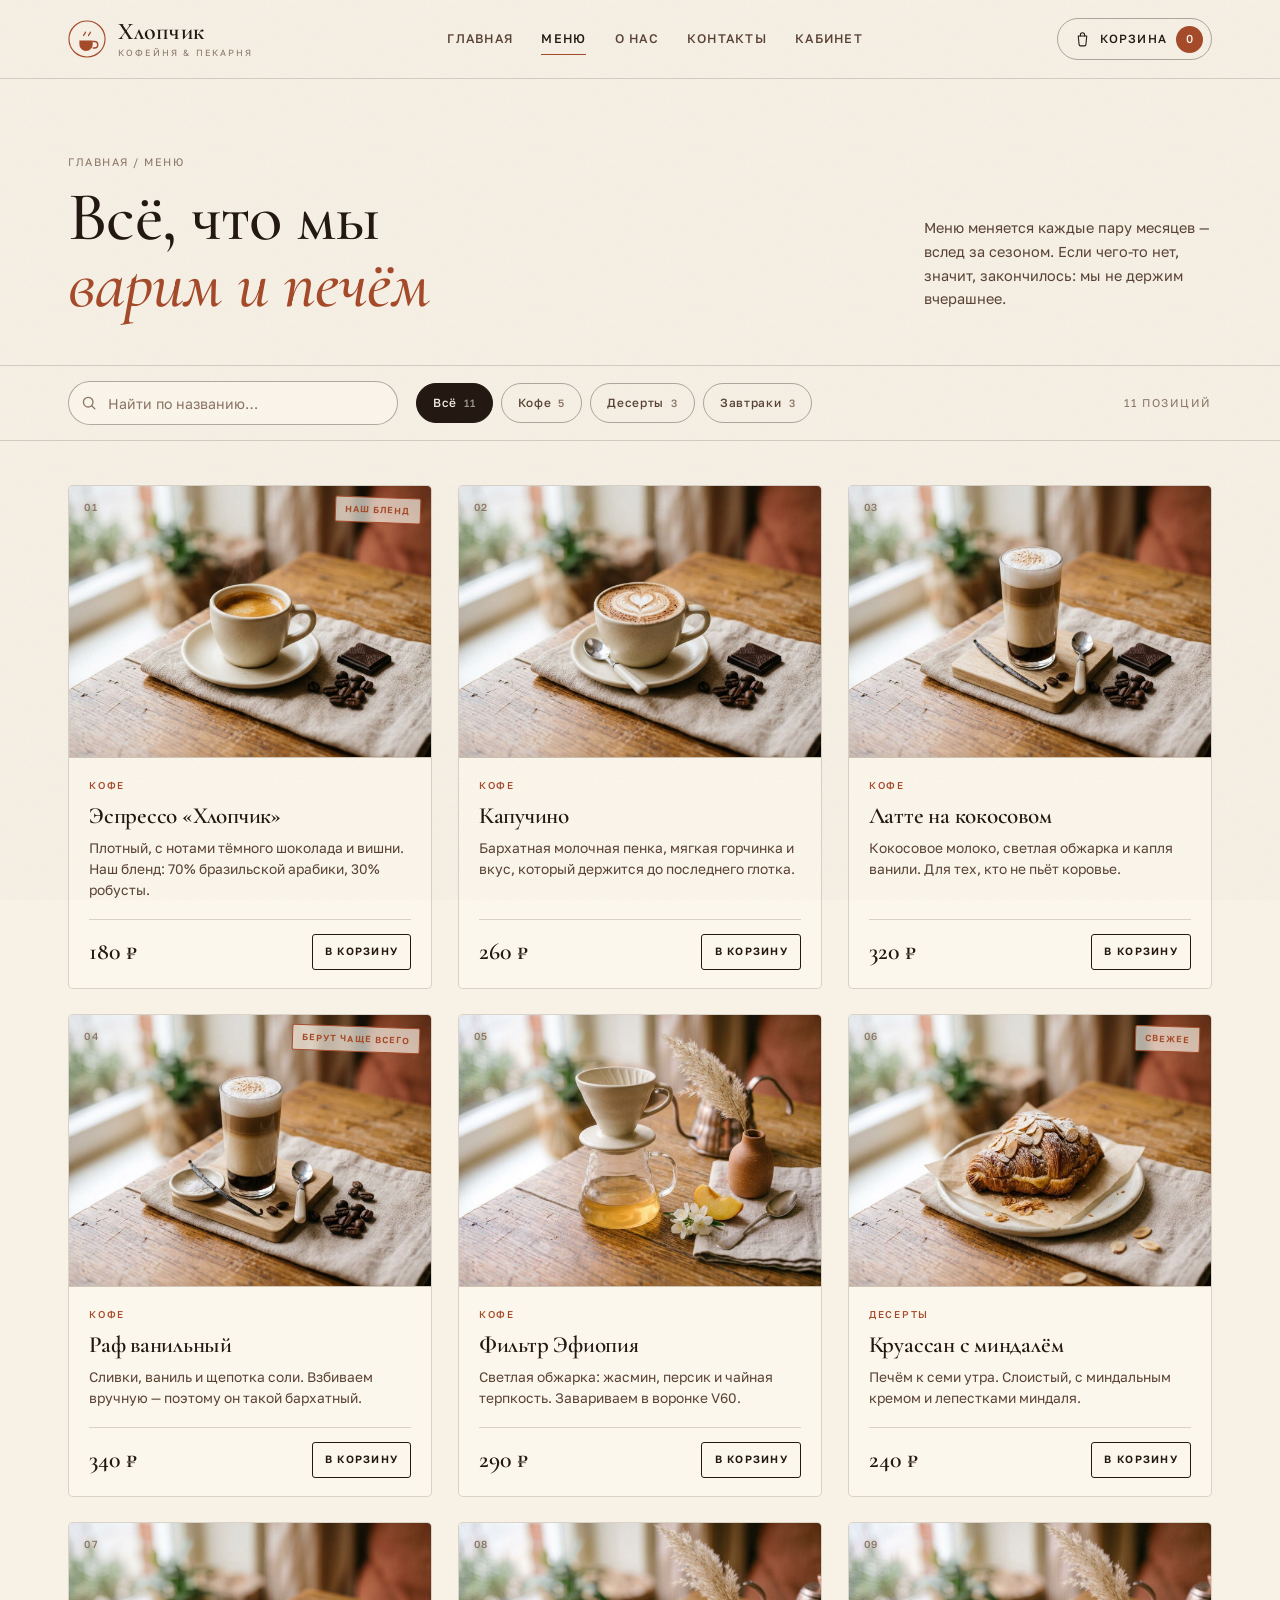
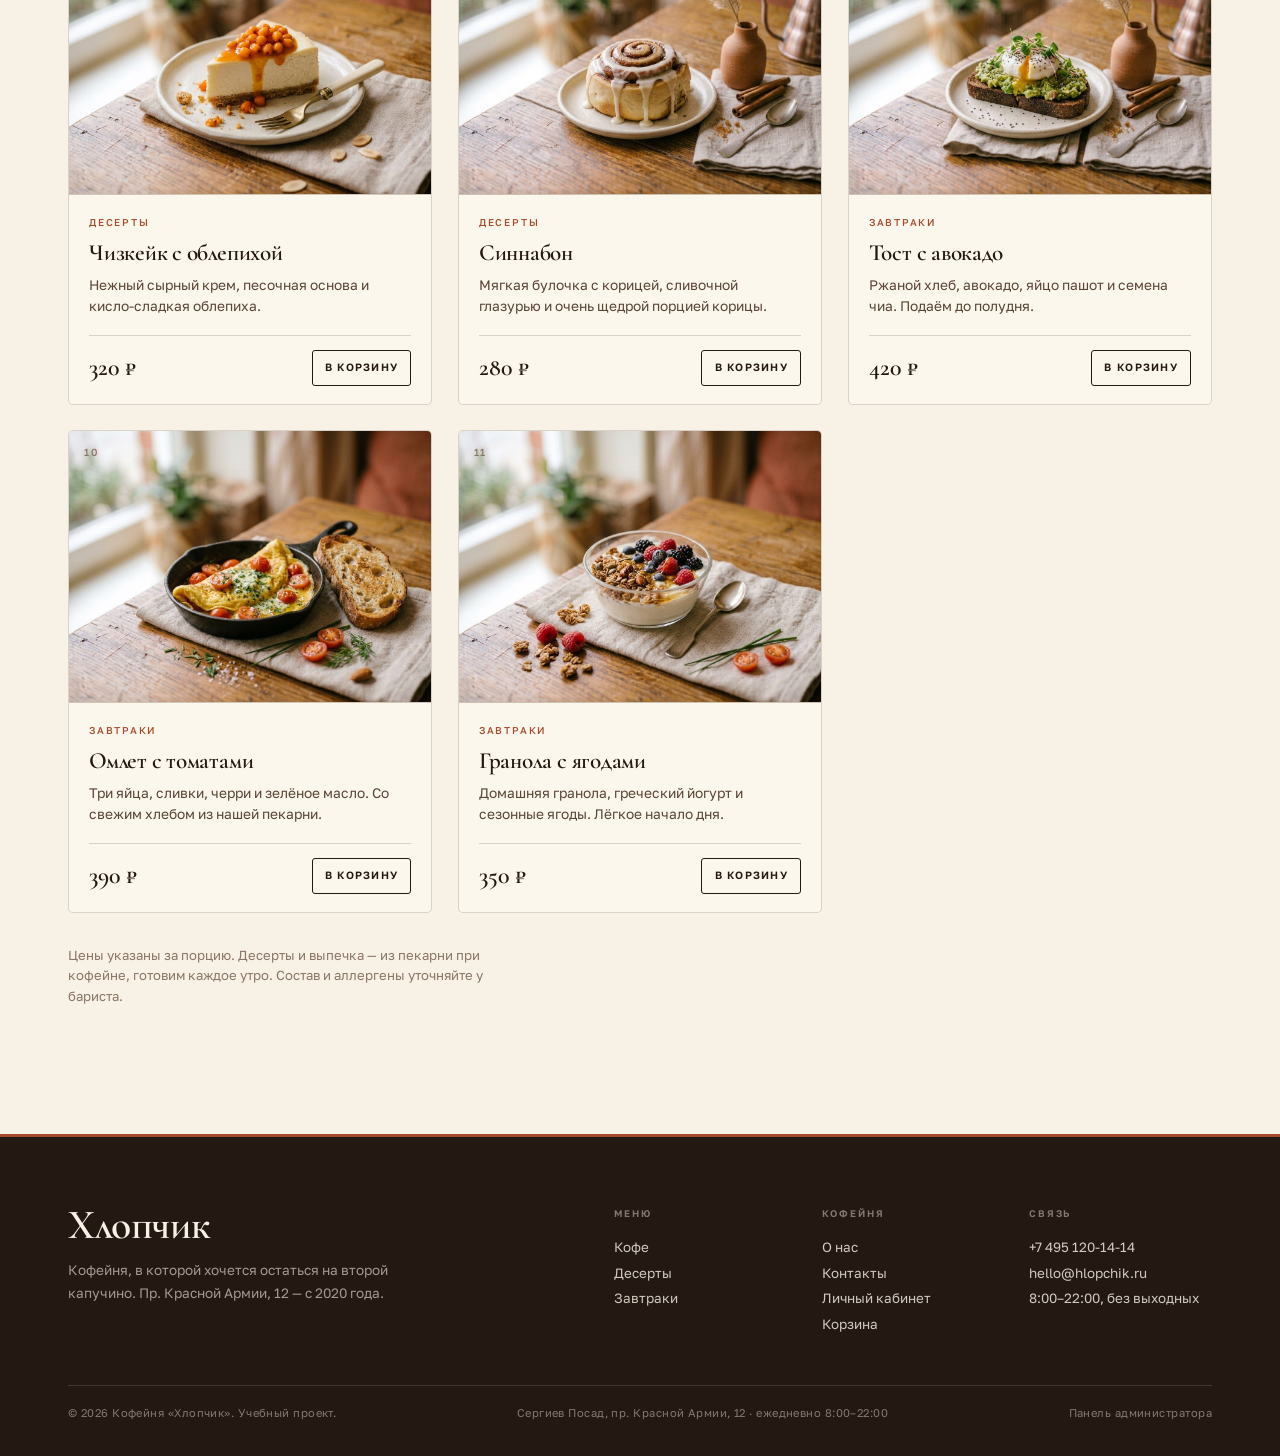
<file: menu.html>
<!DOCTYPE html>
<html lang="ru"><head>
  <meta charset="utf-8">
  <meta name="viewport" content="width=device-width, initial-scale=1">
  <title>Меню — кофейня «Хлопчик»</title>
  <meta name="description" content="Меню кофейни «Хлопчик»: кофе, десерты и завтраки. Фильтр по категориям и поиск по названию.">
  <link rel="stylesheet" href="css/style.css">
</head>
<body data-page="menu">

<a class="skip" href="#main">Перейти к содержимому</a>

<header class="head" id="head">
  <div class="wrap head__in">
    <a class="brand" href="index.html" aria-label="Хлопчик — на главную">
      <svg class="brand__mark" viewBox="0 0 40 40" aria-hidden="true">
        <circle cx="20" cy="20" r="19" fill="none" stroke="currentColor" stroke-width="1.2"></circle>
        <path d="M12 21.5h14v4.2a7 7 0 0 1-7 7 7 7 0 0 1-7-7v-4.2Z" fill="currentColor"></path>
        <path d="M26 22.6h1.9a3.4 3.4 0 0 1 0 6.8H26" fill="none" stroke="currentColor" stroke-width="1.5"></path>
        <path d="M16.5 16.4c0-1.8 1.8-1.8 1.8-3.6M21.7 16.4c0-1.8 1.8-1.8 1.8-3.6" fill="none" stroke="currentColor" stroke-width="1.4" stroke-linecap="round"></path>
      </svg>
      <span class="brand__text">
        <span class="brand__name">Хлопчик</span>
        <span class="brand__sub">кофейня &amp; пекарня</span>
      </span>
    </a>

    <nav class="nav" id="nav" aria-label="Основная навигация">
      <a href="index.html" data-nav="home">Главная</a>
      <a href="menu.html" data-nav="menu" class="is-active" aria-current="page">Меню</a>
      <a href="about.html" data-nav="about">О нас</a>
      <a href="contacts.html" data-nav="contacts">Контакты</a>
      <a href="account.html" data-nav="account">Кабинет</a>
    </nav>

    <div class="head__actions">
      <a class="cart-pill" href="cart.html" aria-label="Корзина">
        <svg viewBox="0 0 24 24" fill="none" stroke="currentColor" stroke-width="1.5" aria-hidden="true">
          <path d="M6 7h12l-1.2 12.2a2 2 0 0 1-2 1.8H9.2a2 2 0 0 1-2-1.8L6 7Z" stroke-linejoin="round"></path>
          <path d="M9 7V5.6A3 3 0 0 1 12 2.6a3 3 0 0 1 3 3V7" stroke-linecap="round"></path>
        </svg>
        <span class="cart-pill__label">Корзина</span>
        <span class="cart-pill__count" data-cart-count="">0</span>
      </a>
      <button class="burger" id="burger" aria-label="Открыть меню" aria-expanded="false" aria-controls="nav">
        <span></span><span></span><span></span>
      </button>
    </div>
  </div>
</header>

<main id="main">
  <div class="page-head">
    <div class="wrap page-head__in">
      <div>
        <p class="crumbs"><a href="index.html">Главная</a> / Меню</p>
        <h1>Всё, что мы<br><em>варим и печём</em></h1>
      </div>
      <p class="page-head__aside">Меню меняется каждые пару месяцев — вслед за сезоном. Если чего-то нет, значит, закончилось: мы не держим вчерашнее.</p>
    </div>
  </div>

  <div class="toolbar">
    <div class="wrap toolbar__in">
      <div class="search">
        <svg viewBox="0 0 20 20" fill="none" stroke="currentColor" stroke-width="1.6" aria-hidden="true">
          <circle cx="9" cy="9" r="6"></circle><path d="m13.4 13.4 4 4" stroke-linecap="round"></path>
        </svg>
        <label class="sr-only" for="menu-search">Поиск по названию</label>
        <input id="menu-search" type="search" placeholder="Найти по названию…" autocomplete="off">
      </div>
      <div class="pills" id="menu-filters" role="group" aria-label="Категории меню"><button class="pill" type="button" data-cat="all" aria-pressed="true">Всё <i>11</i></button><button class="pill" type="button" data-cat="coffee" aria-pressed="false">Кофе <i>5</i></button><button class="pill" type="button" data-cat="desserts" aria-pressed="false">Десерты <i>3</i></button><button class="pill" type="button" data-cat="breakfast" aria-pressed="false">Завтраки <i>3</i></button></div>
      <span class="toolbar__count" id="menu-count">11 позиций</span>
    </div>
  </div>

  <section class="wrap" aria-label="Список товаров">
    <div class="grid grid--3 menu-grid" id="menu-grid"><article class="card reveal is-in" style="transition-delay: 0ms;"><div class="card__art"><span class="card__num">01</span><span class="card__badge">наш бленд</span><img src="images/menu/espresso.jpg" alt="Эспрессо «Хлопчик»"></div><div class="card__body"><span class="card__cat">Кофе</span><h3 class="card__title">Эспрессо «Хлопчик»</h3><p class="card__desc">Плотный, с нотами тёмного шоколада и вишни. Наш бленд: 70% бразильской арабики, 30% робусты.</p><div class="card__foot"><span class="card__price">180 ₽</span><button class="btn btn--ghost btn--sm" type="button" data-add="espresso">В корзину</button></div></div></article><article class="card reveal is-in" style="transition-delay: 70ms;"><div class="card__art"><span class="card__num">02</span><img src="images/menu/cappuccino.jpg" alt="Капучино"></div><div class="card__body"><span class="card__cat">Кофе</span><h3 class="card__title">Капучино</h3><p class="card__desc">Бархатная молочная пенка, мягкая горчинка и вкус, который держится до последнего глотка.</p><div class="card__foot"><span class="card__price">260 ₽</span><button class="btn btn--ghost btn--sm" type="button" data-add="cappuccino">В корзину</button></div></div></article><article class="card reveal is-in" style="transition-delay: 140ms;"><div class="card__art"><span class="card__num">03</span><img src="images/menu/latte-coconut.jpg" alt="Латте на кокосовом"></div><div class="card__body"><span class="card__cat">Кофе</span><h3 class="card__title">Латте на кокосовом</h3><p class="card__desc">Кокосовое молоко, светлая обжарка и капля ванили. Для тех, кто не пьёт коровье.</p><div class="card__foot"><span class="card__price">320 ₽</span><button class="btn btn--ghost btn--sm" type="button" data-add="latte-coconut">В корзину</button></div></div></article><article class="card reveal is-in" style="transition-delay: 210ms;"><div class="card__art"><span class="card__num">04</span><span class="card__badge">берут чаще всего</span><img src="images/menu/raf-vanilla.jpg" alt="Раф ванильный"></div><div class="card__body"><span class="card__cat">Кофе</span><h3 class="card__title">Раф ванильный</h3><p class="card__desc">Сливки, ваниль и щепотка соли. Взбиваем вручную — поэтому он такой бархатный.</p><div class="card__foot"><span class="card__price">340 ₽</span><button class="btn btn--ghost btn--sm" type="button" data-add="raf-vanilla">В корзину</button></div></div></article><article class="card reveal is-in" style="transition-delay: 0ms;"><div class="card__art"><span class="card__num">05</span><img src="images/menu/filter-ethiopia.jpg" alt="Фильтр Эфиопия"></div><div class="card__body"><span class="card__cat">Кофе</span><h3 class="card__title">Фильтр Эфиопия</h3><p class="card__desc">Светлая обжарка: жасмин, персик и чайная терпкость. Завариваем в воронке V60.</p><div class="card__foot"><span class="card__price">290 ₽</span><button class="btn btn--ghost btn--sm" type="button" data-add="filter-ethiopia">В корзину</button></div></div></article><article class="card reveal is-in" style="transition-delay: 70ms;"><div class="card__art"><span class="card__num">06</span><span class="card__badge">свежее</span><img src="images/menu/croissant-almond.jpg" alt="Круассан с миндалём"></div><div class="card__body"><span class="card__cat">Десерты</span><h3 class="card__title">Круассан с миндалём</h3><p class="card__desc">Печём к семи утра. Слоистый, с миндальным кремом и лепестками миндаля.</p><div class="card__foot"><span class="card__price">240 ₽</span><button class="btn btn--ghost btn--sm" type="button" data-add="croissant-almond">В корзину</button></div></div></article><article class="card reveal is-in" style="transition-delay: 140ms;"><div class="card__art"><span class="card__num">07</span><img src="images/menu/cheesecake-seabuckthorn.jpg" alt="Чизкейк с облепихой"></div><div class="card__body"><span class="card__cat">Десерты</span><h3 class="card__title">Чизкейк с облепихой</h3><p class="card__desc">Нежный сырный крем, песочная основа и кисло-сладкая облепиха.</p><div class="card__foot"><span class="card__price">320 ₽</span><button class="btn btn--ghost btn--sm" type="button" data-add="cheesecake-seabuckthorn">В корзину</button></div></div></article><article class="card reveal is-in" style="transition-delay: 210ms;"><div class="card__art"><span class="card__num">08</span><img src="images/menu/cinnamon-roll.jpg" alt="Синнабон"></div><div class="card__body"><span class="card__cat">Десерты</span><h3 class="card__title">Синнабон</h3><p class="card__desc">Мягкая булочка с корицей, сливочной глазурью и очень щедрой порцией корицы.</p><div class="card__foot"><span class="card__price">280 ₽</span><button class="btn btn--ghost btn--sm" type="button" data-add="cinnamon-roll">В корзину</button></div></div></article><article class="card reveal is-in" style="transition-delay: 0ms;"><div class="card__art"><span class="card__num">09</span><img src="images/menu/avocado-toast.jpg" alt="Тост с авокадо"></div><div class="card__body"><span class="card__cat">Завтраки</span><h3 class="card__title">Тост с авокадо</h3><p class="card__desc">Ржаной хлеб, авокадо, яйцо пашот и семена чиа. Подаём до полудня.</p><div class="card__foot"><span class="card__price">420 ₽</span><button class="btn btn--ghost btn--sm" type="button" data-add="avocado-toast">В корзину</button></div></div></article><article class="card reveal is-in" style="transition-delay: 70ms;"><div class="card__art"><span class="card__num">10</span><img src="images/menu/omelette-tomato.jpg" alt="Омлет с томатами"></div><div class="card__body"><span class="card__cat">Завтраки</span><h3 class="card__title">Омлет с томатами</h3><p class="card__desc">Три яйца, сливки, черри и зелёное масло. Со свежим хлебом из нашей пекарни.</p><div class="card__foot"><span class="card__price">390 ₽</span><button class="btn btn--ghost btn--sm" type="button" data-add="omelette-tomato">В корзину</button></div></div></article><article class="card reveal is-in" style="transition-delay: 140ms;"><div class="card__art"><span class="card__num">11</span><img src="images/menu/granola-berries.jpg" alt="Гранола с ягодами"></div><div class="card__body"><span class="card__cat">Завтраки</span><h3 class="card__title">Гранола с ягодами</h3><p class="card__desc">Домашняя гранола, греческий йогурт и сезонные ягоды. Лёгкое начало дня.</p><div class="card__foot"><span class="card__price">350 ₽</span><button class="btn btn--ghost btn--sm" type="button" data-add="granola-berries">В корзину</button></div></div></article></div>

    <div class="empty" id="menu-empty" hidden="">
      <h3>Ничего не нашлось</h3>
      <p>Попробуйте другое название или сбросьте фильтры — в меню точно есть что-то тёплое.</p>
      <button class="btn btn--ghost" id="menu-reset" type="button">Показать всё меню</button>
    </div>

    <p class="small muted" style="margin-top:32px;max-width:52ch">Цены указаны за порцию. Десерты и выпечка — из пекарни при кофейне, готовим каждое утро. Состав и аллергены уточняйте у бариста.</p>
  </section>

  <div class="wrap section--tight"></div>
</main>

<footer class="foot">
  <div class="wrap">
    <div class="foot__top">
      <div class="foot__brand">
        <p class="foot__word">Хлопчик</p>
        <p class="foot__tag">Кофейня, в которой хочется остаться на второй капучино. Пр. Красной Армии, 12 — с 2020 года.</p>
      </div>
      <div class="foot__cols">
        <div class="foot__col">
          <h3>Меню</h3>
          <a href="menu.html#coffee">Кофе</a>
          <a href="menu.html#desserts">Десерты</a>
          <a href="menu.html#breakfast">Завтраки</a>
        </div>
        <div class="foot__col">
          <h3>Кофейня</h3>
          <a href="about.html">О нас</a>
          <a href="contacts.html">Контакты</a>
          <a href="account.html">Личный кабинет</a>
          <a href="cart.html">Корзина</a>
        </div>
        <div class="foot__col">
          <h3>Связь</h3>
          <a href="tel:+74951201414">+7 495 120-14-14</a>
          <a href="mailto:hello@hlopchik.ru">hello@hlopchik.ru</a>
          <span>8:00–22:00, без выходных</span>
        </div>
      </div>
    </div>
    <div class="foot__bottom">
      <span>© 2026 Кофейня «Хлопчик». Учебный проект.</span>
      <span>Сергиев Посад, пр. Красной Армии, 12 · ежедневно 8:00–22:00</span>
      <a href="admin.html">Панель администратора</a>
    </div>
  </div>
</footer>

<div class="toasts" id="toasts" aria-live="polite" aria-atomic="false"></div>

</body>
</html>
</file>
<file: css/style.css>
@import url('https://fonts.googleapis.com/css2?family=Caveat:wght@500;600&family=Cormorant+Garamond:ital,wght@0,400;0,500;0,600;1,400;1,500&family=Golos+Text:wght@400;500;600&display=swap');

/* ============================================================
   ХЛОПЧИК — кофейня в Сергиевом Посаде
   ------------------------------------------------------------
   1.  Токены
   2.  Сброс и база
   3.  Типографика и утилиты
   4.  Шапка и навигация
   5.  Кнопки и ссылки
   6.  Главная: герой, бегущая строка
   7.  Карточки товаров
   8.  Секции главной
   9.  Заголовки внутренних страниц, панель меню
   10. Корзина
   11. Формы
   12. Личный кабинет
   13. Админ-панель
   14. Контакты
   15. О нас
   16. Подвал
   17. Модальные окна, тосты
   18. Анимации, адаптив
   ============================================================ */

/* ---------- 1. Токены --------------------------------------- */
:root {
  --paper: #F7F1E6;
  --paper-2: #F1E7D7;
  --paper-3: #E8DAC6;
  --card: #FCF7EC;

  --ink: #231812;
  --ink-2: #5A4335;
  --ink-3: #8B7565;
  --rust: #A64B2A;
  --rust-2: #8A3A1E;
  --olive: #5E6B4C;
  --gold: #C2913F;

  --line: rgba(35, 24, 18, .16);
  --line-strong: rgba(35, 24, 18, .34);

  --serif: "Cormorant Garamond", "Times New Roman", Georgia, serif;
  --sans: "Golos Text", "Segoe UI", system-ui, -apple-system, sans-serif;
  --hand: "Caveat", "Segoe Script", cursive;

  --wrap: 1240px;
  --head-h: 78px;
  --radius: 5px;

  --ease: cubic-bezier(.22, .61, .36, 1);
}

/* ---------- 2. Сброс и база --------------------------------- */
*,
*::before,
*::after { box-sizing: border-box; }

html { scroll-behavior: smooth; }

body {
  margin: 0;
  background: var(--paper);
  color: var(--ink);
  font-family: var(--sans);
  font-size: 16px;
  line-height: 1.6;
  -webkit-font-smoothing: antialiased;
  text-rendering: optimizeLegibility;
  overflow-x: hidden;
  display: flex;
  flex-direction: column;
  min-height: 100vh;
}

main { flex: 1 0 auto; }

/* бумажное зерно поверх всего — без «стекла» и градиентов */
body::after {
  content: "";
  position: fixed;
  inset: 0;
  z-index: 1000;
  pointer-events: none;
  opacity: .5;
  mix-blend-mode: multiply;
  background-image: url("data:image/svg+xml,%3Csvg xmlns='http://www.w3.org/2000/svg' width='160' height='160'%3E%3Cfilter id='n'%3E%3CfeTurbulence type='fractalNoise' baseFrequency='.9' numOctaves='3' stitchTiles='stitch'/%3E%3C/filter%3E%3Crect width='160' height='160' filter='url(%23n)' opacity='.16'/%3E%3C/svg%3E");
}

body.is-locked { overflow: hidden; }

img { max-width: 100%; display: block; }
svg { display: block; }
button { font: inherit; color: inherit; }
a { color: inherit; }
[hidden] { display: none !important; }
code {
  font-family: ui-monospace, "Cascadia Mono", Consolas, monospace;
  font-size: .88em;
  background: rgba(35, 24, 18, .06);
  padding: 1px 5px;
  border-radius: 2px;
}
::selection { background: var(--rust); color: var(--paper); }

:focus-visible {
  outline: 2px solid var(--rust);
  outline-offset: 3px;
}

.sr-only {
  position: absolute; width: 1px; height: 1px;
  padding: 0; margin: -1px; overflow: hidden;
  clip: rect(0 0 0 0); white-space: nowrap; border: 0;
}

.skip {
  position: fixed; left: 16px; top: -60px; z-index: 2000;
  background: var(--ink); color: var(--paper);
  padding: 10px 16px; border-radius: 3px;
  font-size: .85rem; text-decoration: none;
  transition: top .2s var(--ease);
}
.skip:focus { top: 16px; }

/* ---------- 3. Типографика и утилиты ------------------------ */
.wrap {
  width: 100%;
  max-width: var(--wrap);
  margin-inline: auto;
  padding-inline: clamp(18px, 4vw, 48px);
}

h1, h2, h3, h4 {
  font-family: var(--serif);
  font-weight: 500;
  margin: 0;
  letter-spacing: -.01em;
}

p { margin: 0; }

.eyebrow {
  display: inline-flex;
  align-items: center;
  gap: .75em;
  font-family: var(--sans);
  font-size: .68rem;
  font-weight: 500;
  letter-spacing: .2em;
  text-transform: uppercase;
  color: var(--ink-3);
}
.eyebrow::before {
  content: "";
  width: 26px;
  height: 1px;
  background: currentColor;
  opacity: .55;
}
.eyebrow--plain::before { display: none; }

.hand {
  font-family: var(--hand);
  font-size: 1.35rem;
  line-height: 1.1;
  color: var(--ink-2);
}

.lead {
  font-size: clamp(1rem, 1.25vw, 1.15rem);
  line-height: 1.65;
  color: var(--ink-2);
}

.muted { color: var(--ink-3); }
.small { font-size: .82rem; line-height: 1.55; }
.serif { font-family: var(--serif); }
.center { text-align: center; }

.section { padding-block: clamp(54px, 8vw, 112px); }
.section--tight { padding-block: clamp(38px, 5vw, 64px); }
.section--line { border-top: 1px solid var(--line); }
.band {
  background: var(--paper-2);
  border-block: 1px solid var(--line);
}

.section__head {
  display: flex;
  align-items: flex-end;
  justify-content: space-between;
  gap: 28px;
  margin-bottom: clamp(28px, 4vw, 54px);
}
.section__head > div { max-width: 640px; }
.section__title {
  font-size: clamp(1.9rem, 3.6vw, 3.1rem);
  line-height: 1.02;
  margin-top: 12px;
}
.section__link {
  flex: none;
  font-size: .74rem;
  font-weight: 500;
  letter-spacing: .12em;
  text-transform: uppercase;
  text-decoration: none;
  border-bottom: 1px solid var(--line-strong);
  padding-bottom: 6px;
  transition: color .2s, border-color .2s;
}
.section__link:hover { color: var(--rust); border-color: var(--rust); }

.grid { display: grid; gap: clamp(16px, 2vw, 28px); }
.grid--3 { grid-template-columns: repeat(3, minmax(0, 1fr)); }
.grid--2 { grid-template-columns: repeat(2, minmax(0, 1fr)); }

.stack { display: flex; flex-direction: column; }
.row { display: flex; align-items: center; gap: 12px; }

/* ---------- 4. Шапка ---------------------------------------- */
.head {
  position: sticky;
  top: 0;
  z-index: 60;
  background: var(--paper);
  border-bottom: 1px solid var(--line);
  transition: box-shadow .3s var(--ease);
}
.head.is-scrolled { box-shadow: 0 12px 30px -26px rgba(35, 24, 18, .9); }

.head__in {
  min-height: var(--head-h);
  display: flex;
  align-items: center;
  gap: 24px;
  justify-content: space-between;
}

.brand {
  display: inline-flex;
  align-items: center;
  gap: 12px;
  text-decoration: none;
  flex: none;
}
.brand__mark { width: 38px; height: 38px; color: var(--rust); flex: none; }
.brand__text { display: flex; flex-direction: column; line-height: 1; }
.brand__name {
  font-family: var(--serif);
  font-size: 1.5rem;
  font-weight: 600;
  letter-spacing: .005em;
}
.brand__sub {
  font-size: .56rem;
  letter-spacing: .24em;
  text-transform: uppercase;
  color: var(--ink-3);
  margin-top: 5px;
}

.nav { display: flex; align-items: center; gap: clamp(10px, 2.2vw, 30px); }
.nav a {
  position: relative;
  font-size: .78rem;
  font-weight: 500;
  letter-spacing: .1em;
  text-transform: uppercase;
  text-decoration: none;
  color: var(--ink-2);
  padding: 6px 0;
  transition: color .2s;
}
.nav a::after {
  content: "";
  position: absolute;
  left: 0; right: 100%;
  bottom: 0;
  height: 1px;
  background: var(--rust);
  transition: right .28s var(--ease);
}
.nav a:hover, .nav a.is-active { color: var(--ink); }
.nav a:hover::after, .nav a.is-active::after { right: 0; }

.head__actions { display: flex; align-items: center; gap: 10px; flex: none; }

.cart-pill {
  display: inline-flex;
  align-items: center;
  gap: 9px;
  height: 42px;
  padding: 0 8px 0 16px;
  border: 1px solid var(--line-strong);
  border-radius: 999px;
  text-decoration: none;
  font-size: .74rem;
  font-weight: 500;
  letter-spacing: .1em;
  text-transform: uppercase;
  transition: background .22s, color .22s, border-color .22s;
}
.cart-pill svg { width: 17px; height: 17px; }
.cart-pill:hover { background: var(--ink); color: var(--paper); border-color: var(--ink); }
.cart-pill__count {
  display: grid;
  place-items: center;
  min-width: 27px;
  height: 27px;
  padding: 0 6px;
  border-radius: 999px;
  background: var(--rust);
  color: var(--paper);
  font-size: .72rem;
  letter-spacing: 0;
  transition: transform .25s var(--ease);
}
.cart-pill__count.is-bump { animation: bump .35s var(--ease); }

.burger {
  display: none;
  width: 42px; height: 42px;
  border: 1px solid var(--line-strong);
  border-radius: 999px;
  background: transparent;
  padding: 0;
  align-items: center;
  justify-content: center;
  flex-direction: column;
  gap: 4px;
  cursor: pointer;
}
.burger span {
  display: block;
  width: 16px; height: 1.5px;
  background: var(--ink);
  transition: transform .25s var(--ease), opacity .2s;
}
.burger[aria-expanded="true"] span:first-child { transform: translateY(5.5px) rotate(45deg); }
.burger[aria-expanded="true"] span:nth-child(2) { opacity: 0; }
.burger[aria-expanded="true"] span:last-child { transform: translateY(-5.5px) rotate(-45deg); }

/* ---------- 5. Кнопки и ссылки ------------------------------ */
.btn {
  display: inline-flex;
  align-items: center;
  justify-content: center;
  gap: .6em;
  padding: 1.05em 1.6em;
  border: 1px solid var(--ink);
  border-radius: 3px;
  background: var(--ink);
  color: var(--paper);
  font-family: var(--sans);
  font-size: .73rem;
  font-weight: 600;
  letter-spacing: .12em;
  text-transform: uppercase;
  text-decoration: none;
  cursor: pointer;
  transition: background .22s, border-color .22s, color .22s, transform .18s;
}
.btn:hover { background: var(--rust); border-color: var(--rust); transform: translateY(-1px); }
.btn:active { transform: translateY(0); }
.btn--rust { background: var(--rust); border-color: var(--rust); }
.btn--rust:hover { background: var(--rust-2); border-color: var(--rust-2); }
.btn--ghost { background: transparent; color: var(--ink); }
.btn--ghost:hover { background: var(--ink); border-color: var(--ink); color: var(--paper); }
.btn--ghost-rust { background: transparent; border-color: var(--line-strong); color: var(--ink); }
.btn--ghost-rust:hover { border-color: var(--rust); background: transparent; color: var(--rust); }
.btn--sm { padding: .82em 1.15em; font-size: .66rem; }
.btn--block { width: 100%; }
.btn:disabled { opacity: .45; pointer-events: none; }

.link {
  font-size: .86rem;
  color: var(--ink-2);
  text-decoration: none;
  border-bottom: 1px solid var(--line-strong);
  padding-bottom: 2px;
  transition: color .2s, border-color .2s;
}
.link:hover { color: var(--rust); border-color: var(--rust); }

.text-btn {
  background: none;
  border: 0;
  padding: 0;
  font-size: .78rem;
  color: var(--ink-3);
  cursor: pointer;
  text-decoration: underline;
  text-underline-offset: 4px;
  transition: color .2s;
}
.text-btn:hover { color: var(--rust); }

/* ---------- 6. Главная: герой ------------------------------- */
.hero { position: relative; overflow: hidden; }
.hero__in {
  display: grid;
  grid-template-columns: 1.06fr .94fr;
  gap: clamp(28px, 5vw, 72px);
  align-items: center;
  padding-block: clamp(38px, 6vw, 84px) clamp(48px, 7vw, 96px);
}

.hero__eyebrow { margin-bottom: clamp(18px, 2.4vw, 28px); }

.hero h1 {
  font-size: clamp(2.9rem, 6.9vw, 6rem);
  line-height: .92;
  letter-spacing: -.025em;
  font-weight: 500;
}
.hero h1 em {
  font-style: italic;
  color: var(--rust);
  font-weight: 400;
}

.hero__lead {
  max-width: 33ch;
  margin-top: clamp(20px, 2.6vw, 30px);
  font-size: clamp(1rem, 1.15vw, 1.1rem);
  line-height: 1.68;
  color: var(--ink-2);
}

.hero__actions {
  display: flex;
  align-items: center;
  gap: 22px;
  flex-wrap: wrap;
  margin-top: clamp(26px, 3.4vw, 38px);
}

.hero__meta {
  display: flex;
  flex-wrap: wrap;
  gap: 10px 0;
  margin-top: clamp(30px, 4vw, 48px);
  padding-top: 22px;
  border-top: 1px solid var(--line);
  list-style: none;
  padding-left: 0;
  font-size: .76rem;
  letter-spacing: .06em;
  color: var(--ink-3);
  text-transform: uppercase;
}
.hero__meta li { display: flex; align-items: center; }
.hero__meta li + li::before {
  content: "";
  width: 3px; height: 3px;
  border-radius: 50%;
  background: var(--rust);
  margin: 0 14px;
  opacity: .8;
}

/* правая часть героя — «меню-карточка» */
.hero__art {
  position: relative;
  display: grid;
  place-items: center;
  min-height: clamp(400px, 46vw, 560px);
}
.hero__art::before {
  content: "";
  position: absolute;
  width: min(430px, 88%);
  aspect-ratio: 1;
  border: 1px solid var(--line);
  border-radius: 50%;
}
.hero__art::after {
  content: "";
  position: absolute;
  width: min(300px, 62%);
  aspect-ratio: 1;
  border-radius: 50%;
  background: var(--paper-2);
  z-index: 0;
}

.hero__card {
  position: relative;
  z-index: 1;
  width: min(340px, 82%);
  background: var(--card);
  border: 1px solid var(--line-strong);
  border-radius: var(--radius);
  padding: 20px 22px 18px;
  transform: rotate(-2.4deg);
  box-shadow: 0 34px 60px -46px rgba(35, 24, 18, .95);
}
.hero__card-top {
  display: flex;
  justify-content: space-between;
  font-size: .6rem;
  letter-spacing: .18em;
  text-transform: uppercase;
  color: var(--ink-3);
  border-bottom: 1px solid var(--line);
  padding-bottom: 12px;
}
.hero__card img {
  display: block;
  width: 100%;
  aspect-ratio: 4 / 3;
  object-fit: cover;
  margin: 10px 0 4px;
  border: 1px solid var(--line);
  border-radius: 2px;
}
.hero__card-foot {
  display: flex;
  align-items: baseline;
  justify-content: space-between;
  gap: 12px;
  border-top: 1px solid var(--line);
  padding-top: 12px;
}
.hero__card-foot span:first-child {
  font-family: var(--serif);
  font-size: 1.35rem;
  font-weight: 600;
}
.hero__card-foot span:last-child {
  font-family: var(--serif);
  font-size: 1.35rem;
  font-weight: 600;
  color: var(--rust);
}

.stamp {
  position: absolute;
  z-index: 2;
  right: -3%;
  bottom: -5%;
  width: 108px;
  height: 108px;
  display: grid;
  place-items: center;
  text-align: center;
  padding: 12px;
  border: 1.5px solid var(--rust);
  border-radius: 50%;
  color: var(--rust);
  font-size: .58rem;
  font-weight: 600;
  line-height: 1.5;
  letter-spacing: .16em;
  text-transform: uppercase;
  transform: rotate(9deg);
  background: rgba(247, 241, 230, .55);
}
.stamp::before {
  content: "";
  position: absolute;
  inset: 6px;
  border: 1px solid currentColor;
  border-radius: 50%;
  opacity: .45;
}

.hero__note {
  position: absolute;
  z-index: 2;
  left: -2%;
  top: 4%;
  transform: rotate(-7deg);
  text-align: right;
  color: var(--ink-3);
}

/* бегущая строка */
.ticker {
  border-block: 1px solid var(--line);
  background: var(--paper-2);
  overflow: hidden;
  padding-block: 13px;
}
.ticker__track {
  display: flex;
  align-items: center;
  gap: 40px;
  width: max-content;
  animation: ticker 46s linear infinite;
  font-size: .68rem;
  font-weight: 500;
  letter-spacing: .18em;
  text-transform: uppercase;
  color: var(--ink-2);
  white-space: nowrap;
}
.ticker__track span { display: inline-flex; align-items: center; gap: 40px; }
.ticker__track i {
  font-style: normal;
  color: var(--rust);
  font-size: .9rem;
  line-height: 1;
}

/* ---------- 7. Карточки товаров ----------------------------- */
.card {
  display: flex;
  flex-direction: column;
  background: var(--card);
  border: 1px solid var(--line);
  border-radius: var(--radius);
  overflow: hidden;
  transition: transform .3s var(--ease), box-shadow .3s var(--ease), border-color .3s;
}
.card:hover {
  transform: translateY(-5px);
  border-color: var(--line-strong);
  box-shadow: 0 26px 40px -38px rgba(35, 24, 18, 1);
}

.card__art {
  position: relative;
  aspect-ratio: 4 / 3;
  display: grid;
  place-items: center;
  background: var(--card);
  overflow: hidden;
  border-bottom: 1px solid var(--line);
}
.card:nth-child(3n + 1) .card__art { background: #F3E8D6; }
.card:nth-child(3n + 2) .card__art { background: #EEE2CE; }
.card:nth-child(3n) .card__art { background: #F2E5D2; }

.card__art::before {
  content: "";
  position: absolute;
  width: 66%;
  aspect-ratio: 1;
  border: 1px solid rgba(35, 24, 18, .13);
  border-radius: 50%;
}
.card__art::after {
  content: "";
  position: absolute;
  right: 7%;
  bottom: 6%;
  width: 30%;
  aspect-ratio: 1;
  border-radius: 50%;
  background: rgba(194, 145, 63, .15);
}
.card__art img {
  position: relative;
  z-index: 1;
  width: 100%;
  height: 100%;
  object-fit: cover;
  transition: transform .5s var(--ease);
}
.card:hover .card__art img { transform: scale(1.035); }

.card__num {
  position: absolute;
  z-index: 2;
  top: 13px; left: 15px;
  font-size: .64rem;
  font-weight: 500;
  letter-spacing: .16em;
  color: var(--ink-3);
}

.card__badge {
  position: absolute;
  z-index: 2;
  top: 11px; right: 11px;
  padding: 5px 9px;
  border: 1px solid var(--rust);
  border-radius: 2px;
  color: var(--rust);
  background: rgba(247, 241, 230, .7);
  font-size: .56rem;
  font-weight: 600;
  letter-spacing: .12em;
  text-transform: uppercase;
  transform: rotate(2deg);
}

.card__body {
  display: flex;
  flex-direction: column;
  flex: 1;
  gap: 9px;
  padding: 20px 20px 18px;
}
.card__cat {
  font-size: .62rem;
  font-weight: 500;
  letter-spacing: .18em;
  text-transform: uppercase;
  color: var(--rust);
}
.card__title { font-size: 1.45rem; line-height: 1.12; font-weight: 600; }
.card__desc {
  flex: 1;
  font-size: .86rem;
  line-height: 1.55;
  color: var(--ink-2);
}
.card__foot {
  display: flex;
  align-items: center;
  justify-content: space-between;
  gap: 12px;
  margin-top: 8px;
  padding-top: 14px;
  border-top: 1px solid var(--line);
}
.card__price {
  font-family: var(--serif);
  font-size: 1.5rem;
  font-weight: 600;
  line-height: 1;
  white-space: nowrap;
}

/* ---------- 8. Секции главной ------------------------------- */
/* о нас коротко */
.about-teaser {
  display: grid;
  grid-template-columns: 1fr 1fr;
  gap: clamp(28px, 6vw, 90px);
  align-items: start;
}
.about-teaser__lead {
  font-family: var(--serif);
  font-size: clamp(1.6rem, 2.9vw, 2.5rem);
  line-height: 1.18;
  letter-spacing: -.015em;
}
.about-teaser__lead em { font-style: italic; color: var(--rust); }
.about-teaser__note {
  margin-top: 26px;
  padding-left: 22px;
  border-left: 1px solid var(--line-strong);
  max-width: 42ch;
  font-size: .92rem;
  line-height: 1.7;
  color: var(--ink-2);
}
.facts {
  list-style: none;
  margin: 0;
  padding: 0;
  border-top: 1px solid var(--line);
}
.facts li {
  display: flex;
  align-items: baseline;
  justify-content: space-between;
  gap: 18px;
  padding: 15px 0;
  border-bottom: 1px solid var(--line);
  font-size: .86rem;
  color: var(--ink-2);
}
.facts b {
  font-family: var(--serif);
  font-size: 1.55rem;
  font-weight: 600;
  color: var(--ink);
  white-space: nowrap;
}

/* шаги */
.steps {
  list-style: none;
  margin: 0;
  padding: 0;
  display: grid;
  grid-template-columns: repeat(3, 1fr);
  gap: clamp(18px, 3vw, 44px);
  counter-reset: step;
}
.steps li {
  padding-top: 22px;
  border-top: 1px solid var(--line-strong);
  position: relative;
}
.step__num {
  display: block;
  font-family: var(--serif);
  font-size: 2rem;
  font-style: italic;
  color: var(--rust);
  line-height: 1;
  margin-bottom: 14px;
}
.step__title { font-size: 1.28rem; font-weight: 600; margin-bottom: 8px; }
.step__text { font-size: .87rem; line-height: 1.6; color: var(--ink-2); }

/* цитата */
.quote {
  max-width: 780px;
  margin-inline: auto;
  text-align: center;
  position: relative;
  padding-top: 12px;
}
.quote__mark {
  font-family: var(--serif);
  font-size: 7rem;
  line-height: .45;
  color: var(--rust);
  opacity: .5;
  display: block;
  margin-bottom: 4px;
}
.quote p {
  font-family: var(--serif);
  font-size: clamp(1.5rem, 3vw, 2.35rem);
  line-height: 1.24;
  letter-spacing: -.012em;
}
.quote footer {
  margin-top: 24px;
  display: flex;
  flex-direction: column;
  align-items: center;
  gap: 4px;
  font-size: .72rem;
  letter-spacing: .16em;
  text-transform: uppercase;
  color: var(--ink-3);
}
.quote footer b { font-weight: 500; color: var(--ink); }
.quote footer span.hand {
  font-size: 1.5rem;
  text-transform: none;
  letter-spacing: 0;
  color: var(--rust);
}

/* контактная полоса */
.visit {
  display: grid;
  grid-template-columns: 1.15fr .85fr;
  gap: clamp(28px, 5vw, 70px);
  align-items: center;
}
.visit h2 { font-size: clamp(2rem, 4.2vw, 3.4rem); line-height: 1; }
.visit h2 em { font-style: italic; color: var(--rust); }
.visit p { margin-top: 18px; max-width: 40ch; color: var(--ink-2); }
.visit__info { border-top: 1px solid var(--line); }
.visit__row {
  display: flex;
  justify-content: space-between;
  gap: 20px;
  padding: 14px 0;
  border-bottom: 1px solid var(--line);
  font-size: .88rem;
}
.visit__row span { color: var(--ink-3); }
.visit__row a { text-decoration: none; }
.visit__row a:hover { color: var(--rust); }
.visit__cta { margin-top: 26px; }

/* ---------- 9. Внутренние страницы -------------------------- */
.page-head {
  padding-block: clamp(38px, 6vw, 74px) clamp(28px, 4vw, 48px);
  border-bottom: 1px solid var(--line);
}
.page-head__in { display: flex; align-items: flex-end; justify-content: space-between; gap: 40px; }
.page-head h1 {
  font-size: clamp(2.4rem, 5.4vw, 4.6rem);
  line-height: .96;
  margin-top: 14px;
}
.page-head h1 em { font-style: italic; color: var(--rust); }
.page-head__aside { max-width: 32ch; font-size: .9rem; line-height: 1.65; color: var(--ink-2); padding-bottom: 6px; }

.crumbs {
  font-size: .68rem;
  letter-spacing: .14em;
  text-transform: uppercase;
  color: var(--ink-3);
  margin-bottom: 6px;
}
.crumbs a { text-decoration: none; }
.crumbs a:hover { color: var(--rust); }

/* панель фильтров */
.toolbar {
  position: sticky;
  top: var(--head-h);
  z-index: 40;
  background: var(--paper);
  border-bottom: 1px solid var(--line);
}
.toolbar__in {
  display: flex;
  align-items: center;
  gap: 18px;
  flex-wrap: wrap;
  padding-block: 15px;
}
.search { position: relative; flex: 1 1 250px; max-width: 330px; }
.search svg {
  position: absolute;
  left: 13px; top: 50%;
  transform: translateY(-50%);
  width: 16px; height: 16px;
  color: var(--ink-3);
  pointer-events: none;
}
.search input {
  width: 100%;
  height: 44px;
  padding: 0 14px 0 39px;
  border: 1px solid var(--line-strong);
  border-radius: 999px;
  background: var(--card);
  color: var(--ink);
  font: inherit;
  font-size: .88rem;
}
.search input::placeholder { color: var(--ink-3); }
.search input:focus { outline: none; border-color: var(--ink); }

.pills { display: flex; flex-wrap: wrap; gap: 8px; }
.pill {
  display: inline-flex;
  align-items: center;
  gap: 7px;
  height: 40px;
  padding: 0 16px;
  border: 1px solid var(--line-strong);
  border-radius: 999px;
  background: transparent;
  color: var(--ink-2);
  font-size: .74rem;
  font-weight: 500;
  letter-spacing: .06em;
  cursor: pointer;
  transition: background .2s, color .2s, border-color .2s;
}
.pill i {
  font-style: normal;
  font-size: .66rem;
  color: var(--ink-3);
  transition: color .2s;
}
.pill:hover { border-color: var(--ink); color: var(--ink); }
.pill[aria-pressed="true"] {
  background: var(--ink);
  border-color: var(--ink);
  color: var(--paper);
}
.pill[aria-pressed="true"] i { color: rgba(247, 241, 230, .6); }

.toolbar__count {
  margin-left: auto;
  font-size: .7rem;
  letter-spacing: .14em;
  text-transform: uppercase;
  color: var(--ink-3);
  white-space: nowrap;
}

.menu-grid { padding-top: clamp(26px, 4vw, 44px); }

.empty {
  padding: clamp(44px, 7vw, 90px) 20px;
  text-align: center;
  border: 1px dashed var(--line-strong);
  border-radius: var(--radius);
}
.empty h3 { font-size: 1.7rem; margin-bottom: 8px; }
.empty p { color: var(--ink-2); margin-bottom: 22px; font-size: .92rem; }

/* ---------- 10. Корзина ------------------------------------- */
.cart-layout {
  display: grid;
  grid-template-columns: minmax(0, 1fr) 384px;
  gap: clamp(24px, 4vw, 56px);
  align-items: start;
  padding-block: clamp(30px, 4vw, 52px) clamp(54px, 8vw, 100px);
}

.cart-list { border-top: 1px solid var(--line); }
.cart-item {
  display: grid;
  grid-template-columns: 86px minmax(0, 1fr) auto;
  gap: clamp(14px, 2vw, 24px);
  align-items: center;
  padding: 20px 0;
  border-bottom: 1px solid var(--line);
}
.cart-item__thumb {
  width: 86px;
  aspect-ratio: 1;
  display: grid;
  place-items: center;
  border: 1px solid var(--line);
  border-radius: 4px;
  background: var(--paper-2);
  overflow: hidden;
}
.cart-item__thumb img { width: 100%; height: 100%; object-fit: cover; }
.cart-item__title { font-family: var(--serif); font-size: 1.28rem; font-weight: 600; line-height: 1.15; }
.cart-item__meta { font-size: .75rem; color: var(--ink-3); margin-top: 4px; letter-spacing: .04em; }
.cart-item__price {
  font-family: var(--serif);
  font-size: 1.25rem;
  font-weight: 600;
  white-space: nowrap;
  text-align: right;
}
.cart-item__side {
  display: flex;
  flex-direction: column;
  align-items: flex-end;
  gap: 10px;
}

.stepper {
  display: inline-flex;
  align-items: center;
  height: 38px;
  border: 1px solid var(--line-strong);
  border-radius: 999px;
  overflow: hidden;
}
.stepper button {
  width: 34px;
  height: 100%;
  border: 0;
  background: transparent;
  cursor: pointer;
  font-size: 1.05rem;
  line-height: 1;
  color: var(--ink-2);
  transition: background .18s, color .18s;
}
.stepper button:hover { background: var(--paper-2); color: var(--ink); }
.stepper span {
  min-width: 28px;
  text-align: center;
  font-size: .86rem;
  font-weight: 500;
  font-variant-numeric: tabular-nums;
}

.summary {
  position: sticky;
  top: calc(var(--head-h) + 22px);
  background: var(--paper-2);
  border: 1px solid var(--line);
  border-radius: var(--radius);
  padding: clamp(20px, 2.4vw, 30px);
}
.summary__title {
  font-size: 1.55rem;
  font-weight: 600;
  margin-bottom: 18px;
}

.seg {
  display: grid;
  grid-template-columns: 1fr 1fr;
  gap: 4px;
  padding: 4px;
  border: 1px solid var(--line);
  border-radius: 999px;
  background: rgba(252, 247, 236, .6);
  margin-bottom: 20px;
}
.seg label { position: relative; }
.seg input { position: absolute; opacity: 0; pointer-events: none; }
.seg span {
  display: block;
  text-align: center;
  padding: 8px 6px;
  border-radius: 999px;
  font-size: .72rem;
  font-weight: 500;
  letter-spacing: .08em;
  text-transform: uppercase;
  color: var(--ink-3);
  cursor: pointer;
  transition: background .2s, color .2s;
}
.seg input:checked + span { background: var(--ink); color: var(--paper); }
.seg input:focus-visible + span { outline: 2px solid var(--rust); outline-offset: 2px; }

.summary__rows { margin: 0; }
.summary__rows > div {
  display: flex;
  align-items: baseline;
  justify-content: space-between;
  gap: 14px;
  padding: 10px 0;
  border-bottom: 1px dashed var(--line);
  font-size: .87rem;
}
.summary__rows dt { color: var(--ink-2); }
.summary__rows dd { margin: 0; font-variant-numeric: tabular-nums; }

.summary__total {
  display: flex;
  align-items: baseline;
  justify-content: space-between;
  gap: 16px;
  margin-top: 16px;
  padding-top: 16px;
  border-top: 1px solid var(--line-strong);
  font-size: .78rem;
  letter-spacing: .12em;
  text-transform: uppercase;
  color: var(--ink-2);
}
.summary__total strong {
  font-family: var(--serif);
  font-size: 2rem;
  font-weight: 600;
  letter-spacing: 0;
  text-transform: none;
  color: var(--ink);
  font-variant-numeric: tabular-nums;
}
.summary__cta { margin-top: 20px; }
.summary__note {
  margin-top: 14px;
  font-size: .72rem;
  line-height: 1.55;
  color: var(--ink-3);
}

/* успех оформления */
.success { text-align: center; padding: 10px 0 4px; }
.success__mark {
  width: 74px; height: 74px;
  margin: 0 auto 20px;
  display: grid;
  place-items: center;
  border: 1px solid var(--rust);
  border-radius: 50%;
  color: var(--rust);
}
.success__mark svg { width: 30px; height: 30px; }
.success h3 { font-size: 2rem; margin-bottom: 10px; }
.success p { color: var(--ink-2); font-size: .92rem; max-width: 38ch; margin-inline: auto; }
.success__num {
  font-family: var(--serif);
  font-size: 1.4rem;
  color: var(--ink);
  margin-top: 6px;
}
.success__actions {
  display: flex;
  gap: 12px;
  justify-content: center;
  flex-wrap: wrap;
  margin-top: 26px;
}

/* ---------- 11. Формы --------------------------------------- */
.form { display: flex; flex-direction: column; gap: 18px; }
.form__grid {
  display: grid;
  grid-template-columns: 1fr 1fr;
  gap: 16px;
}
.form__full { grid-column: 1 / -1; }

.field { display: flex; flex-direction: column; gap: 6px; }
.field label {
  font-size: .64rem;
  font-weight: 500;
  letter-spacing: .14em;
  text-transform: uppercase;
  color: var(--ink-2);
}
.input,
.select,
.textarea {
  width: 100%;
  background: var(--card);
  border: 1px solid var(--line-strong);
  border-radius: 3px;
  padding: .8em .95em;
  color: var(--ink);
  font: inherit;
  font-size: .92rem;
  transition: border-color .2s, box-shadow .2s, background .2s;
}
.textarea { min-height: 118px; resize: vertical; line-height: 1.55; }
.select {
  appearance: none;
  padding-right: 34px;
  background-image: url("data:image/svg+xml,%3Csvg xmlns='http://www.w3.org/2000/svg' width='12' height='8' viewBox='0 0 12 8'%3E%3Cpath d='M1 1l5 5 5-5' fill='none' stroke='%235A4335' stroke-width='1.4' stroke-linecap='round'/%3E%3C/svg%3E");
  background-repeat: no-repeat;
  background-position: right 13px center;
  cursor: pointer;
}
.input::placeholder,
.textarea::placeholder { color: #A99583; }
.input:focus,
.select:focus,
.textarea:focus {
  outline: none;
  border-color: var(--ink);
  box-shadow: 0 0 0 3px rgba(166, 75, 42, .12);
}
.field__err {
  display: none;
  font-size: .73rem;
  line-height: 1.4;
  color: var(--rust-2);
}
.field.is-invalid .input,
.field.is-invalid .select,
.field.is-invalid .textarea {
  border-color: var(--rust);
  background: #FBF1E9;
}
.field.is-invalid .field__err { display: block; }

.field__hint { font-size: .7rem; color: var(--ink-3); }

.check {
  display: flex;
  align-items: flex-start;
  gap: 10px;
  font-size: .78rem;
  line-height: 1.5;
  color: var(--ink-2);
  cursor: pointer;
}
.check input { margin-top: 3px; accent-color: var(--rust); }

.form__foot {
  display: flex;
  align-items: center;
  justify-content: space-between;
  gap: 16px;
  flex-wrap: wrap;
  margin-top: 4px;
}
.form__notice {
  font-size: .72rem;
  color: var(--ink-3);
  max-width: 36ch;
}

.form-card {
  background: var(--card);
  border: 1px solid var(--line);
  border-radius: var(--radius);
  padding: clamp(22px, 3vw, 36px);
}

.alert {
  display: none;
  padding: 12px 14px;
  border-left: 2px solid var(--rust);
  background: #FBF1E9;
  font-size: .82rem;
  color: var(--rust-2);
}
.alert.is-visible { display: block; }

/* ---------- 12. Личный кабинет ------------------------------ */
.auth {
  display: grid;
  grid-template-columns: 1fr .92fr;
  gap: clamp(30px, 6vw, 96px);
  align-items: start;
  padding-block: clamp(34px, 5vw, 64px) clamp(54px, 8vw, 100px);
}
.auth__lead h1 {
  font-size: clamp(2.2rem, 4.4vw, 3.8rem);
  line-height: 1;
}
.auth__lead h1 em { font-style: italic; color: var(--rust); }
.auth__lead > p {
  margin-top: 18px;
  max-width: 38ch;
  color: var(--ink-2);
  font-size: .95rem;
  line-height: 1.7;
}
.auth__benefits {
  list-style: none;
  margin: 30px 0 0;
  padding: 0;
  border-top: 1px solid var(--line);
}
.auth__benefits li {
  display: flex;
  gap: 12px;
  padding: 14px 0;
  border-bottom: 1px solid var(--line);
  font-size: .87rem;
  color: var(--ink-2);
}
.auth__benefits li::before {
  content: "—";
  color: var(--rust);
  flex: none;
}
.auth__demo {
  margin-top: 26px;
  padding: 14px 16px;
  border: 1px dashed var(--line-strong);
  border-radius: 3px;
  font-size: .76rem;
  line-height: 1.6;
  color: var(--ink-2);
}
.auth__demo b { font-weight: 600; color: var(--ink); }

.tabs {
  display: flex;
  gap: 4px;
  border-bottom: 1px solid var(--line);
  margin-bottom: 24px;
}
.tab {
  position: relative;
  padding: 11px 14px;
  border: 0;
  border-bottom: 2px solid transparent;
  margin-bottom: -1px;
  background: none;
  color: var(--ink-3);
  font-size: .72rem;
  font-weight: 500;
  letter-spacing: .12em;
  text-transform: uppercase;
  cursor: pointer;
  transition: color .2s, border-color .2s;
}
.tab:hover { color: var(--ink); }
.tab[aria-selected="true"] { color: var(--ink); border-color: var(--rust); }

.panel[hidden] { display: none; }

.profile-layout {
  display: grid;
  grid-template-columns: 300px minmax(0, 1fr);
  gap: clamp(24px, 4vw, 48px);
  align-items: start;
  padding-block: clamp(30px, 4vw, 52px) clamp(54px, 8vw, 100px);
}

.profile-card {
  background: var(--paper-2);
  border: 1px solid var(--line);
  border-radius: var(--radius);
  padding: 26px;
  position: sticky;
  top: calc(var(--head-h) + 22px);
}
.avatar {
  width: 68px; height: 68px;
  display: grid;
  place-items: center;
  border: 1px solid var(--line-strong);
  border-radius: 50%;
  font-family: var(--serif);
  font-size: 1.5rem;
  font-weight: 600;
  color: var(--rust);
  background: var(--card);
  margin-bottom: 16px;
}
.profile-card__name { font-family: var(--serif); font-size: 1.6rem; font-weight: 600; line-height: 1.15; }
.profile-card__mail { font-size: .78rem; color: var(--ink-3); margin-top: 4px; word-break: break-all; }
.profile-card__meta {
  margin-top: 18px;
  padding-top: 14px;
  border-top: 1px solid var(--line);
  font-size: .74rem;
  color: var(--ink-3);
  line-height: 1.7;
}
.profile-card__actions { margin-top: 20px; display: flex; flex-direction: column; gap: 10px; }

.panel-head {
  display: flex;
  align-items: flex-end;
  justify-content: space-between;
  gap: 18px;
  flex-wrap: wrap;
  padding-bottom: 14px;
  border-bottom: 1px solid var(--line-strong);
  margin-bottom: 6px;
}
.panel-head h2 { font-size: 1.75rem; font-weight: 600; }
.panel-head p { font-size: .78rem; color: var(--ink-3); margin-top: 4px; }

.info-list { border-top: 1px solid var(--line); margin-top: 6px; }
.info-row {
  display: grid;
  grid-template-columns: 150px minmax(0, 1fr);
  gap: 16px;
  padding: 15px 0;
  border-bottom: 1px solid var(--line);
  font-size: .9rem;
  align-items: baseline;
}
.info-row dt { font-size: .68rem; letter-spacing: .14em; text-transform: uppercase; color: var(--ink-3); }
.info-row dd { margin: 0; }

.profile-form { margin-top: 24px; padding-top: 22px; border-top: 1px solid var(--line); }

/* таблицы */
.table-wrap { width: 100%; overflow-x: auto; }
.table {
  width: 100%;
  border-collapse: collapse;
  font-size: .85rem;
  min-width: 620px;
}
.table th {
  text-align: left;
  padding: 11px 12px;
  border-bottom: 1px solid var(--line-strong);
  font-size: .62rem;
  font-weight: 600;
  letter-spacing: .14em;
  text-transform: uppercase;
  color: var(--ink-3);
  white-space: nowrap;
}
.table td {
  padding: 14px 12px;
  border-bottom: 1px solid var(--line);
  vertical-align: top;
  line-height: 1.5;
}
.table th:first-child, .table td:first-child { padding-left: 0; }
.table th:last-child, .table td:last-child { padding-right: 0; }
.table tbody tr:hover { background: rgba(241, 231, 215, .5); }
.table__num { font-family: var(--serif); font-size: 1.1rem; font-weight: 600; white-space: nowrap; }
.table__sum { white-space: nowrap; font-variant-numeric: tabular-nums; }
.table__muted { color: var(--ink-3); font-size: .78rem; }
.select--cell {
  width: auto;
  min-width: 128px;
  padding: .45em 28px .45em .6em;
  font-size: .78rem;
  background-position: right 9px center;
}

.status {
  display: inline-flex;
  align-items: center;
  gap: 6px;
  padding: 4px 10px;
  border: 1px solid var(--line-strong);
  border-radius: 999px;
  font-size: .66rem;
  font-weight: 500;
  letter-spacing: .06em;
  white-space: nowrap;
}
.status::before {
  content: "";
  width: 5px; height: 5px;
  border-radius: 50%;
  background: currentColor;
}
.status--new { color: var(--rust); border-color: rgba(166, 75, 42, .45); }
.status--cooking { color: #986C22; border-color: rgba(194, 145, 63, .55); }
.status--ready { color: var(--olive); border-color: rgba(94, 107, 76, .5); }
.status--done { color: var(--ink-3); }
.status--canceled { color: var(--ink-3); text-decoration: line-through; }

/* ---------- 13. Админ-панель -------------------------------- */
.admin-head {
  display: flex;
  align-items: flex-end;
  justify-content: space-between;
  gap: 26px;
  flex-wrap: wrap;
  padding-block: clamp(30px, 4vw, 48px) 0;
}
.admin-head h1 { font-size: clamp(2rem, 3.8vw, 3rem); line-height: 1; margin-top: 12px; }
.admin-head h1 em { font-style: italic; color: var(--rust); }
.admin-user { text-align: right; font-size: .78rem; color: var(--ink-3); line-height: 1.6; }
.admin-user b { display: block; color: var(--ink); font-weight: 500; font-size: .9rem; }

.admin-tabs {
  display: flex;
  gap: clamp(6px, 1.5vw, 18px);
  border-bottom: 1px solid var(--line-strong);
  margin-top: clamp(24px, 3vw, 36px);
  flex-wrap: wrap;
}
.admin-tab {
  position: relative;
  display: inline-flex;
  align-items: center;
  gap: 8px;
  padding: 13px 2px;
  margin-bottom: -1px;
  margin-right: clamp(10px, 2vw, 24px);
  border: 0;
  border-bottom: 2px solid transparent;
  background: none;
  font-size: .74rem;
  font-weight: 500;
  letter-spacing: .11em;
  text-transform: uppercase;
  color: var(--ink-3);
  cursor: pointer;
}
.admin-tab:hover { color: var(--ink); }
.admin-tab[aria-selected="true"] { color: var(--ink); border-color: var(--rust); }
.admin-tab b {
  display: inline-grid;
  place-items: center;
  min-width: 20px;
  height: 20px;
  padding: 0 5px;
  border-radius: 999px;
  background: var(--rust);
  color: var(--paper);
  font-size: .62rem;
  letter-spacing: 0;
}

.admin-body { padding-block: clamp(24px, 3vw, 36px) clamp(54px, 8vw, 100px); }
.admin-toolbar {
  display: flex;
  align-items: center;
  justify-content: space-between;
  gap: 16px;
  flex-wrap: wrap;
  margin-bottom: 18px;
}
.admin-toolbar p { font-size: .8rem; color: var(--ink-3); }
.admin-actions { display: flex; gap: 12px; flex-wrap: wrap; }

.admin-products td { vertical-align: middle; }
.admin-thumb {
  width: 54px; height: 42px;
  display: grid;
  place-items: center;
  border: 1px solid var(--line);
  border-radius: 3px;
  background: var(--paper-2);
  overflow: hidden;
}
.admin-thumb img { width: 100%; height: 100%; object-fit: cover; }
.row-actions { display: flex; gap: 12px; white-space: nowrap; }
.row-actions .text-btn { font-size: .74rem; }

.message-card {
  padding: 20px 0;
  border-bottom: 1px solid var(--line);
  display: grid;
  grid-template-columns: minmax(0, 1fr) auto;
  gap: 20px;
  align-items: start;
}
.message-card__top {
  display: flex;
  align-items: baseline;
  gap: 12px;
  flex-wrap: wrap;
}
.message-card__name { font-family: var(--serif); font-size: 1.3rem; font-weight: 600; }
.message-card__mail { font-size: .76rem; color: var(--ink-3); }
.message-card__topic {
  font-size: .62rem;
  letter-spacing: .1em;
  text-transform: uppercase;
  color: var(--rust);
  border: 1px solid rgba(166, 75, 42, .35);
  border-radius: 2px;
  padding: 3px 7px;
}
.message-card__text { margin-top: 10px; font-size: .89rem; line-height: 1.65; color: var(--ink-2); max-width: 70ch; }
.message-card__date { font-size: .7rem; color: var(--ink-3); white-space: nowrap; }
.message-card.is-unread .message-card__name::after {
  content: "новое";
  display: inline-block;
  margin-left: 10px;
  padding: 2px 7px;
  border-radius: 999px;
  background: var(--rust);
  color: var(--paper);
  font-family: var(--sans);
  font-size: .58rem;
  font-weight: 600;
  letter-spacing: .08em;
  vertical-align: middle;
}

.admin-guard {
  max-width: 520px;
  margin: clamp(50px, 10vw, 120px) auto;
  text-align: center;
  padding: 40px 26px;
  border: 1px solid var(--line);
  border-radius: var(--radius);
  background: var(--card);
}
.admin-guard h1 { font-size: 2rem; margin-bottom: 12px; line-height: 1.05; }
.admin-guard h1 em { font-style: italic; color: var(--rust); }
.admin-guard p { color: var(--ink-2); font-size: .92rem; margin-bottom: 24px; }
.admin-guard .form { text-align: left; margin-top: 22px; }

/* ---------- 14. Контакты ------------------------------------ */
.contacts-grid {
  display: grid;
  grid-template-columns: .95fr 1.05fr;
  gap: clamp(28px, 5vw, 72px);
  align-items: start;
  padding-block: clamp(34px, 5vw, 60px) clamp(54px, 8vw, 96px);
}
.contacts-info h2 { font-size: clamp(1.7rem, 2.8vw, 2.3rem); margin-bottom: 18px; }
.contact-block { border-top: 1px solid var(--line); }
.contact-row {
  display: grid;
  grid-template-columns: 122px minmax(0, 1fr);
  gap: 18px;
  padding: 16px 0;
  border-bottom: 1px solid var(--line);
  font-size: .9rem;
  line-height: 1.6;
}
.contact-row dt {
  font-size: .64rem;
  letter-spacing: .15em;
  text-transform: uppercase;
  color: var(--ink-3);
  padding-top: 4px;
}
.contact-row dd { margin: 0; }
.contact-row a { text-decoration: none; border-bottom: 1px solid var(--line); }
.contact-row a:hover { color: var(--rust); border-color: var(--rust); }

.map {
  position: relative;
  margin-top: 26px;
  border: 1px solid var(--line);
  border-radius: var(--radius);
  overflow: hidden;
  background: var(--paper-2);
  aspect-ratio: 16 / 10;
}
.map iframe {
  display: block;
  width: 100%;
  height: 100%;
  border: 0;
}

.feedback { background: var(--paper-2); border: 1px solid var(--line); border-radius: var(--radius); padding: clamp(22px, 3vw, 38px); }
.feedback h2 { font-size: clamp(1.7rem, 2.8vw, 2.2rem); }
.feedback > p { margin-top: 8px; font-size: .87rem; color: var(--ink-2); margin-bottom: 22px; }

/* ---------- 15. О нас --------------------------------------- */
.story {
  display: grid;
  grid-template-columns: .8fr 1.2fr;
  gap: clamp(28px, 5vw, 80px);
  align-items: start;
  padding-block: clamp(40px, 6vw, 84px);
}
.story__aside { position: sticky; top: calc(var(--head-h) + 30px); }
.story__aside h2 { font-size: clamp(1.9rem, 3.2vw, 2.8rem); line-height: 1.05; margin-top: 12px; }
.story__aside .hand { margin-top: 20px; color: var(--rust); font-size: 1.55rem; transform: rotate(-3deg); display: inline-block; }
.story__text p { font-size: .98rem; line-height: 1.8; color: var(--ink-2); }
.story__text p + p { margin-top: 18px; }
.story__text p:first-of-type::first-letter {
  float: left;
  font-family: var(--serif);
  font-size: 3.6rem;
  line-height: .82;
  padding: 6px 10px 0 0;
  color: var(--rust);
}
.story__sign {
  margin-top: 26px;
  font-family: var(--hand);
  font-size: 1.7rem;
  color: var(--ink-2);
  transform: rotate(-2deg);
}

.timeline {
  list-style: none;
  margin: 0;
  padding: 0;
  display: grid;
  grid-template-columns: repeat(4, 1fr);
  gap: clamp(16px, 2.4vw, 34px);
}
.timeline li { padding-top: 18px; border-top: 1px solid var(--line-strong); }
.timeline b {
  display: block;
  font-family: var(--serif);
  font-size: 1.9rem;
  font-weight: 500;
  color: var(--rust);
  line-height: 1;
  margin-bottom: 10px;
}
.timeline p { font-size: .84rem; line-height: 1.6; color: var(--ink-2); }

.values { display: grid; grid-template-columns: repeat(3, 1fr); gap: clamp(20px, 3vw, 44px); }
.value { padding-top: 20px; border-top: 1px solid var(--line-strong); }
.value__num {
  font-family: var(--serif);
  font-style: italic;
  font-size: 1.1rem;
  color: var(--rust);
}
.value h3 { font-size: 1.35rem; font-weight: 600; margin: 8px 0 8px; }
.value p { font-size: .87rem; line-height: 1.65; color: var(--ink-2); }

.team { display: grid; grid-template-columns: repeat(3, 1fr); gap: clamp(20px, 3vw, 40px); }
.member { display: flex; flex-direction: column; gap: 14px; }
.member__ava {
  width: 88px; height: 88px;
  display: grid;
  place-items: center;
  border-radius: 50%;
  border: 1px solid var(--line-strong);
  background: var(--card);
  font-family: var(--serif);
  font-size: 1.7rem;
  color: var(--rust);
}
.member h3 { font-size: 1.3rem; font-weight: 600; }
.member p { font-size: .82rem; color: var(--ink-3); line-height: 1.55; }

/* ---------- 16. Подвал -------------------------------------- */
.foot {
  background: var(--ink);
  color: var(--paper);
  margin-top: 0;
  position: relative;
}
.foot::before {
  content: "";
  position: absolute;
  inset: 0 0 auto;
  height: 3px;
  background: var(--rust);
}
.foot__top {
  display: grid;
  grid-template-columns: 1.1fr 1.4fr;
  gap: clamp(32px, 6vw, 90px);
  padding-block: clamp(40px, 6vw, 72px) clamp(30px, 4vw, 48px);
}
.foot__brand { max-width: 320px; }
.foot__word {
  font-family: var(--serif);
  font-size: 2.6rem;
  font-weight: 600;
  line-height: .95;
  letter-spacing: -.01em;
}
.foot__tag {
  margin-top: 14px;
  font-size: .85rem;
  line-height: 1.65;
  color: rgba(247, 241, 230, .6);
}
.foot__cols {
  display: grid;
  grid-template-columns: repeat(3, 1fr);
  gap: 24px;
}
.foot__col h3 {
  font-family: var(--sans);
  font-size: .6rem;
  font-weight: 600;
  letter-spacing: .2em;
  text-transform: uppercase;
  color: rgba(247, 241, 230, .45);
  margin-bottom: 14px;
}
.foot__col a,
.foot__col span {
  display: block;
  font-size: .84rem;
  line-height: 1.9;
  color: rgba(247, 241, 230, .82);
  text-decoration: none;
}
.foot__col a:hover { color: #E9A98F; }

.foot__bottom {
  display: flex;
  align-items: center;
  justify-content: space-between;
  gap: 18px;
  flex-wrap: wrap;
  padding-block: 18px 34px;
  border-top: 1px solid rgba(247, 241, 230, .14);
  font-size: .7rem;
  letter-spacing: .04em;
  color: rgba(247, 241, 230, .45);
}
.foot__bottom a { color: inherit; text-decoration: none; }
.foot__bottom a:hover { color: var(--paper); }

/* ---------- 17. Модальные окна и тосты ---------------------- */
.modal {
  position: fixed;
  inset: 0;
  z-index: 200;
  display: none;
  padding: clamp(12px, 3vw, 32px);
  overflow-y: auto;
}
.modal.is-open { display: grid; place-items: center; }
.modal__backdrop {
  position: fixed;
  inset: 0;
  background: rgba(28, 19, 14, .58);
  animation: fade .2s var(--ease);
}
.modal__panel {
  position: relative;
  width: min(660px, 100%);
  max-height: calc(100vh - 40px);
  overflow-y: auto;
  background: var(--paper);
  border: 1px solid var(--line-strong);
  border-radius: 6px;
  padding: clamp(22px, 3vw, 38px);
  box-shadow: 0 40px 80px -50px rgba(0, 0, 0, .9);
  animation: panel .26s var(--ease);
}
.modal__panel--narrow { width: min(480px, 100%); }
.modal__x {
  position: absolute;
  top: 14px; right: 14px;
  width: 34px; height: 34px;
  display: grid;
  place-items: center;
  border: 1px solid var(--line);
  border-radius: 50%;
  background: transparent;
  color: var(--ink-3);
  font-size: 1.1rem;
  line-height: 1;
  cursor: pointer;
  transition: color .2s, border-color .2s, transform .2s;
}
.modal__x:hover { color: var(--rust); border-color: var(--rust); transform: rotate(90deg); }
.modal__title { font-size: clamp(1.7rem, 3vw, 2.2rem); margin: 8px 0 20px; }

.toasts {
  position: fixed;
  left: 20px;
  bottom: 20px;
  z-index: 300;
  display: flex;
  flex-direction: column;
  gap: 10px;
  max-width: min(360px, calc(100vw - 40px));
}
.toast {
  display: flex;
  align-items: flex-start;
  gap: 12px;
  padding: 13px 16px;
  background: var(--ink);
  color: var(--paper);
  border-left: 3px solid var(--gold);
  border-radius: 2px;
  font-size: .82rem;
  line-height: 1.5;
  box-shadow: 0 20px 30px -22px rgba(0, 0, 0, .9);
  animation: toastIn .28s var(--ease);
}
.toast.is-out { animation: toastOut .25s var(--ease) forwards; }
.toast--err { border-left-color: var(--rust); }
.toast--ok { border-left-color: #A8BF86; }

/* ---------- 18. Анимации и адаптив -------------------------- */
.reveal {
  opacity: 0;
  transform: translateY(18px);
  transition: opacity .7s var(--ease), transform .7s var(--ease);
}
.reveal.is-in { opacity: 1; transform: none; }

@keyframes ticker { to { transform: translateX(-50%); } }
@keyframes bump { 40% { transform: scale(1.28); } 100% { transform: scale(1); } }
@keyframes fade { from { opacity: 0; } }
@keyframes panel { from { opacity: 0; transform: translateY(14px) scale(.99); } }
@keyframes toastIn { from { opacity: 0; transform: translateY(10px); } }
@keyframes toastOut { to { opacity: 0; transform: translateY(6px); } }

@media (prefers-reduced-motion: reduce) {
  html { scroll-behavior: auto; }
  *, *::before, *::after {
    animation-duration: .01ms !important;
    animation-iteration-count: 1 !important;
    transition-duration: .01ms !important;
  }
  .reveal { opacity: 1; transform: none; }
  .ticker__track { animation: none; }
}

/* --- 1180 --- */
@media (max-width: 1180px) {
  .hero__note { display: none; }
  .cart-layout { grid-template-columns: minmax(0, 1fr) 340px; }
  .profile-layout { grid-template-columns: 260px minmax(0, 1fr); }
}

/* --- 1020 --- */
@media (max-width: 1020px) {
  :root { --head-h: 70px; }
  .nav { gap: 16px; }
  .grid--3 { grid-template-columns: repeat(2, minmax(0, 1fr)); }
  .steps { grid-template-columns: 1fr; gap: 22px; }
  .steps li { display: grid; grid-template-columns: 56px 1fr; column-gap: 14px; }
  .step__num { grid-row: span 2; margin: 0; font-size: 1.6rem; }
  .timeline { grid-template-columns: repeat(2, 1fr); }
  .values, .team { grid-template-columns: repeat(2, 1fr); }
  .cart-layout { grid-template-columns: 1fr; }
  .summary { position: static; }
  .profile-layout { grid-template-columns: 1fr; }
  .profile-card { position: static; display: grid; grid-template-columns: auto 1fr; gap: 0 18px; align-items: center; }
  .avatar { grid-row: span 3; margin: 0; }
  .profile-card__meta { grid-column: 1 / -1; }
  .profile-card__actions { grid-column: 1 / -1; flex-direction: row; flex-wrap: wrap; }
  .profile-card__actions .btn { flex: 1 1 140px; }
}

/* --- 900 --- */
@media (max-width: 900px) {
  .nav {
    position: absolute;
    top: 100%;
    left: 0; right: 0;
    flex-direction: column;
    align-items: stretch;
    gap: 0;
    background: var(--paper);
    border-bottom: 1px solid var(--line);
    padding: 6px clamp(18px, 4vw, 48px) 14px;
    display: none;
    box-shadow: 0 24px 40px -34px rgba(35, 24, 18, .8);
  }
  .nav.is-open { display: flex; }
  .nav a {
    padding: 14px 0;
    border-bottom: 1px solid var(--line);
    font-size: .8rem;
  }
  .nav a::after { display: none; }
  .nav a.is-active { color: var(--rust); }
  .burger { display: flex; }
  .head__in { gap: 12px; }

  .hero__in { grid-template-columns: 1fr; gap: 10px; }
  .hero__art { min-height: 400px; order: 2; }
  .hero__card { width: min(320px, 74%); }
  .hero__lead { max-width: 46ch; }
  .hero__meta { font-size: .7rem; }

  .about-teaser { grid-template-columns: 1fr; }
  .visit { grid-template-columns: 1fr; }
  .page-head__in { flex-direction: column; align-items: flex-start; gap: 18px; }
  .page-head__aside { max-width: 48ch; }
  .auth { grid-template-columns: 1fr; }
  .story { grid-template-columns: 1fr; }
  .story__aside { position: static; }
  .contacts-grid { grid-template-columns: 1fr; }
  .foot__top { grid-template-columns: 1fr; }
  .section__head { flex-direction: column; align-items: flex-start; gap: 16px; }
  .admin-head { align-items: flex-start; }
  .admin-user { text-align: left; }
}

/* --- 640 --- */
@media (max-width: 640px) {
  body { font-size: 15.5px; }
  .cart-pill__label { display: none; }
  .cart-pill { padding: 0 6px 0 12px; gap: 6px; }
  .brand__sub { display: none; }

  .hero__in { padding-block: 30px 48px; }
  .hero__actions { gap: 14px; }
  .hero__actions .btn { flex: 1 1 100%; }
  .hero__meta { flex-direction: column; align-items: flex-start; gap: 8px; }
  .hero__meta li + li::before { display: none; }
  .hero__art { min-height: 350px; }
  .stamp { right: -2%; bottom: 8%; width: 98px; height: 98px; font-size: .52rem; }

  .grid--3, .grid--2 { grid-template-columns: 1fr; }
  .form__grid { grid-template-columns: 1fr; }
  .timeline, .values, .team { grid-template-columns: 1fr; }
  .toolbar { position: static; }
  .toolbar__in { padding-block: 12px; }
  .search { max-width: none; }
  .toolbar__count { width: 100%; margin-left: 0; }
  .pills { width: 100%; }
  .pill { height: 36px; padding: 0 13px; font-size: .7rem; }

  .cart-item { grid-template-columns: 64px minmax(0, 1fr); }
  .cart-item__thumb { width: 64px; }
  .cart-item__side {
    grid-column: 1 / -1;
    flex-direction: row;
    align-items: center;
    justify-content: space-between;
  }
  .cart-item__price { font-size: 1.15rem; }

  .info-row { grid-template-columns: 1fr; gap: 4px; }
  .contact-row { grid-template-columns: 1fr; gap: 4px; }
  .contact-row dt { padding-top: 0; }

  .quote p { font-size: 1.3rem; }
  .foot__cols { grid-template-columns: 1fr 1fr; }
  .foot__bottom { flex-direction: column; align-items: flex-start; }

  .modal__panel { padding: 24px 18px; }
  .toasts { left: 12px; bottom: 12px; }

  .table { min-width: 540px; }
  .message-card { grid-template-columns: 1fr; gap: 6px; }
}
</file>
